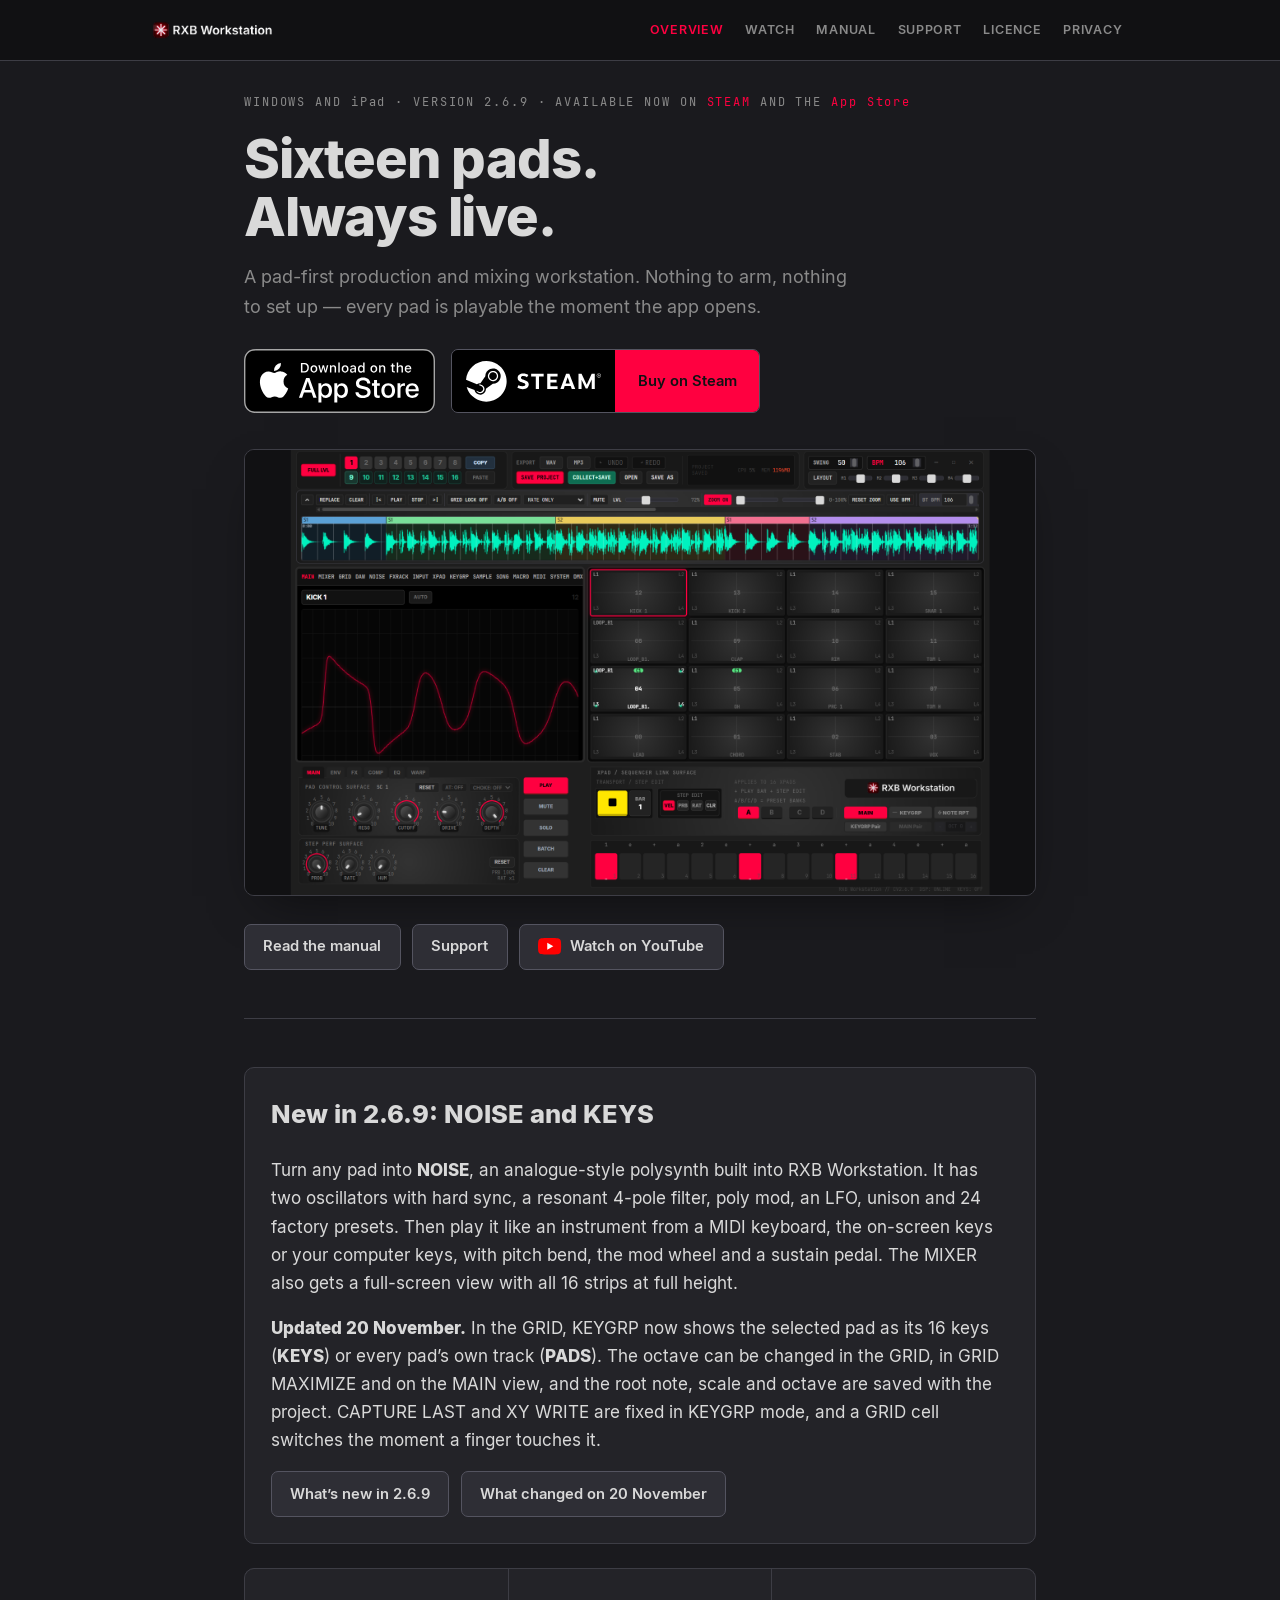
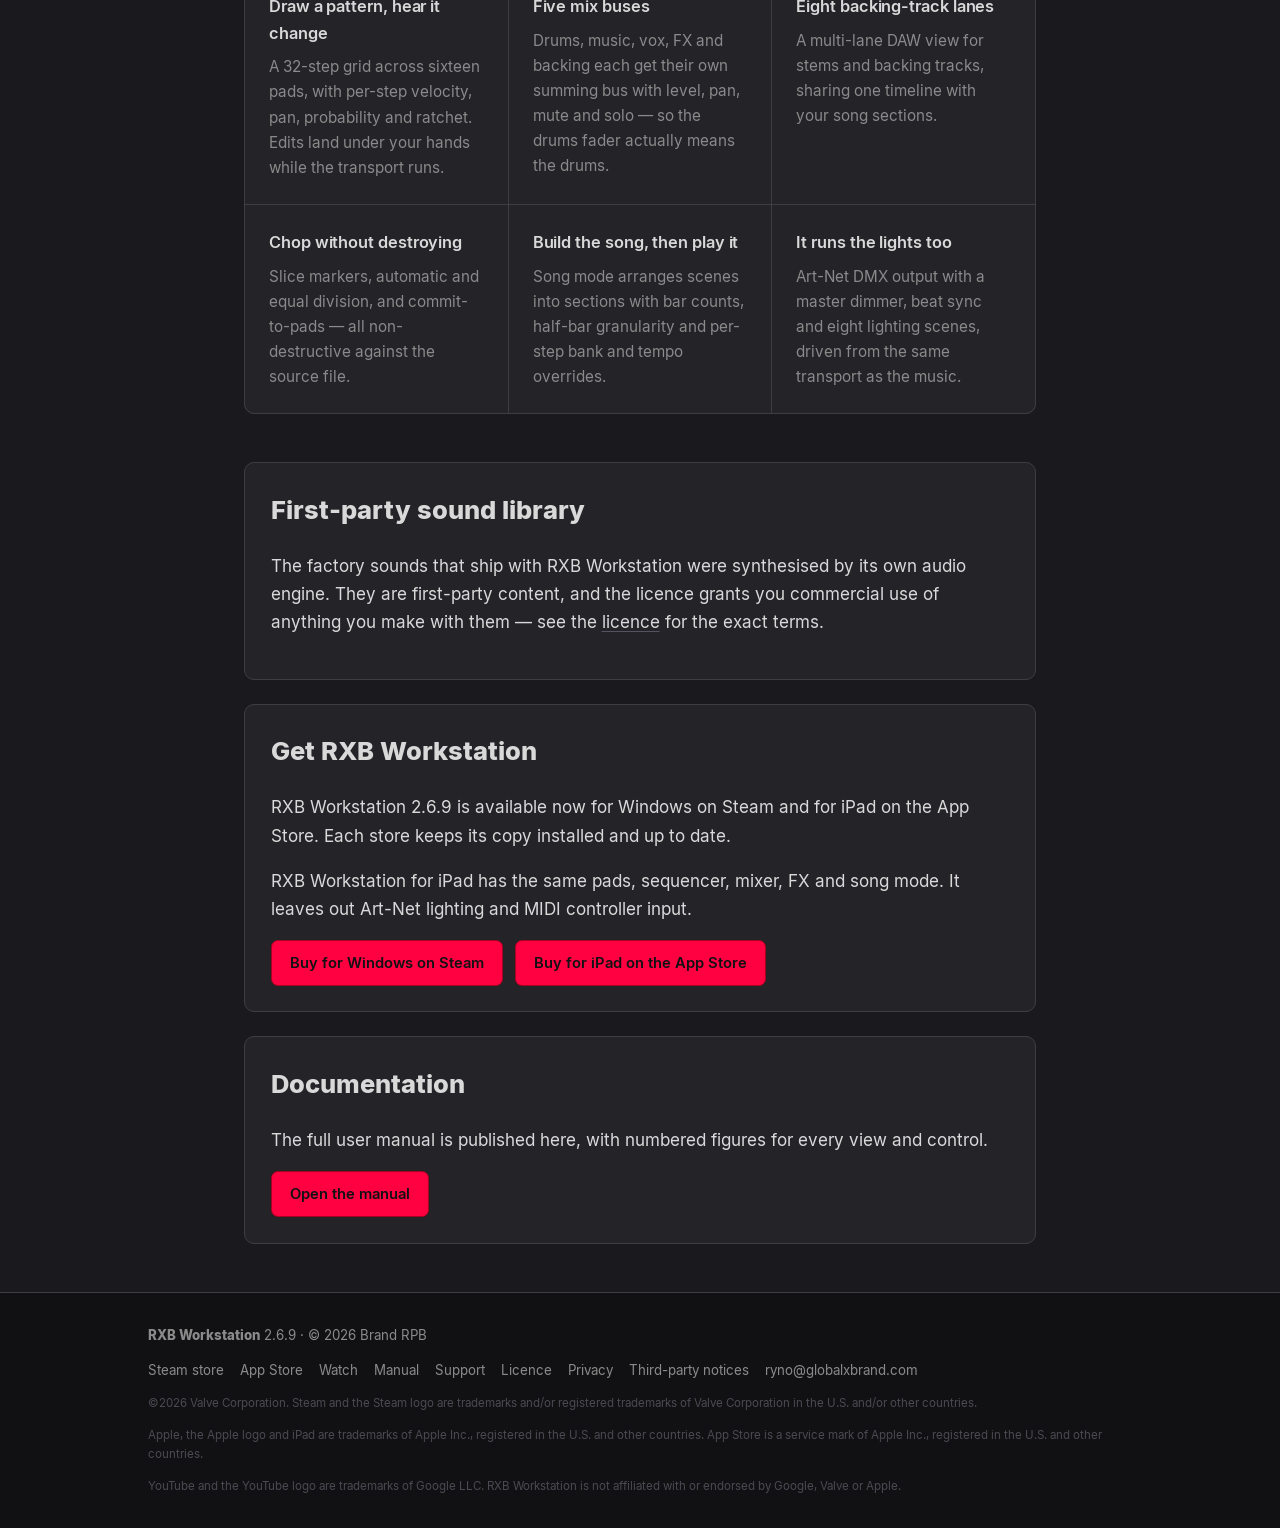
<file: index.html>
<!doctype html>
<html lang="en">
<head>
<meta charset="utf-8">
<meta name="viewport" content="width=device-width, initial-scale=1">
<title>RXB Workstation - pad-first beat production, mixing and performance</title>
<meta name="description" content="RXB Workstation is a pad-first production and mixing workstation for Windows: sixteen live pads, five mix buses, eight backing-track lanes, song mode and Art-Net lighting.">
<meta name="color-scheme" content="dark">
<meta property="og:title" content="RXB Workstation - pad-first beat production, mixing and performance">
<meta property="og:description" content="RXB Workstation is a pad-first production and mixing workstation for Windows: sixteen live pads, five mix buses, eight backing-track lanes, song mode and Art-Net lighting.">
<meta property="og:type" content="website">
<link rel="icon" href="assets/img/icon.png">
<link rel="stylesheet" href="assets/css/site.css?v=8fad82623c">
</head>
<body>
<a class="skip" href="#main">Skip to content</a>
<header class="site-head">
  <div class="wrap head-inner">
    <a class="brand" href="./">
      <img src="assets/img/logo-white.png" alt="RXB Workstation" height="26">
    </a>
    <nav class="site-nav" aria-label="Main"><a href="./" class="is-active">Overview</a><a href="watch/">Watch</a><a href="manual/">Manual</a><a href="support/">Support</a><a href="eula/">Licence</a><a href="privacy/">Privacy</a></nav>
  </div>
</header>
<main id="main" class="wrap">


<section class="hero">
  <p class="kicker">Windows and <span class="tm">iPad</span> &middot; Version 2.6.9 &middot; Available now on <a href="https://store.steampowered.com/app/5157640/RXB_Workstation/">Steam</a> and the <a href="https://apps.apple.com/app/id6834072824"><span class="tm">App Store</span></a></p>
  <h1>Sixteen pads.<br>Always live.</h1>
  <p class="lede">A pad-first production and mixing workstation. Nothing to arm, nothing to set up &mdash; every pad is playable the moment the app opens.</p>
  <p class="cta-row cta-row--stores">
    <a class="appstore-badge" href="https://apps.apple.com/app/id6834072824" aria-label="Download RXB Workstation for iPad on the App Store">
      <img src="assets/img/app-store-badge-black.svg" width="191" height="64" alt="Download on the App Store">
    </a>
    <a class="steam-buy" href="https://store.steampowered.com/app/5157640/RXB_Workstation/">
      <span class="steam-buy__logo"><img src="assets/img/steam-logo-white.svg" width="134" height="41" alt=""></span>
      <span class="steam-buy__label">Buy on Steam</span>
    </a>
  </p>
  <p class="hero-shot">
    <img src="assets/img/hero.png" width="1920" height="1080" loading="eager"
      alt="The full RXB Workstation workspace with a project loaded and the transport running: a backing-track waveform with coloured song-section bands, the 4x4 pad grid, the pad control surface, and the 16-step sequencer strip.">
  </p>
  <p class="cta-row">
    <a class="btn" href="manual/">Read the manual</a>
    <a class="btn" href="support/">Support</a>
    <a class="btn btn--yt" href="https://youtu.be/3pBZtnB1dpY"><svg class="yt-icon" viewBox="0 0 28 20" width="28" height="20" aria-hidden="true" focusable="false"><path fill="#FF0000" d="M27.4 3.1A3.5 3.5 0 0 0 24.9.6C22.7 0 14 0 14 0S5.3 0 3.1.6A3.5 3.5 0 0 0 .6 3.1C0 5.3 0 10 0 10s0 4.7.6 6.9a3.5 3.5 0 0 0 2.5 2.5C5.3 20 14 20 14 20s8.7 0 10.9-.6a3.5 3.5 0 0 0 2.5-2.5C28 14.7 28 10 28 10s0-4.7-.6-6.9z"/><path fill="#fff" d="M11.2 14.3 18.5 10l-7.3-4.3z"/></svg>Watch on YouTube</a>
  </p>
</section>

<section class="panel">
  <h2>New in 2.6.9: NOISE and KEYS</h2>
  <p>Turn any pad into <strong>NOISE</strong>, an analogue-style polysynth built into RXB Workstation. It has two oscillators with hard sync, a resonant 4-pole filter, poly mod, an LFO, unison and 24 factory presets. Then play it like an instrument from a MIDI keyboard, the on-screen keys or your computer keys, with pitch bend, the mod wheel and a sustain pedal. The MIXER also gets a full-screen view with all 16 strips at full height.</p>
  <p><strong>Updated 20 November.</strong> In the GRID, KEYGRP now shows the selected pad as its 16 keys (<strong>KEYS</strong>) or every pad&rsquo;s own track (<strong>PADS</strong>). The octave can be changed in the GRID, in GRID MAXIMIZE and on the MAIN view, and the root note, scale and octave are saved with the project. CAPTURE LAST and XY WRITE are fixed in KEYGRP mode, and a GRID cell switches the moment a finger touches it.</p>
  <p class="cta-row">
    <a class="btn" href="manual/#addendum-november-12-2026-cv2-6-9">What&rsquo;s new in 2.6.9</a>
    <a class="btn" href="manual/#addendum-november-20-2026-cv2-6-9-update">What changed on 20 November</a>
  </p>
</section>

<section class="grid-3">
  <article>
    <h2>Draw a pattern, hear it change</h2>
    <p>A 32-step grid across sixteen pads, with per-step velocity, pan, probability and ratchet. Edits land under your hands while the transport runs.</p>
  </article>
  <article>
    <h2>Five mix buses</h2>
    <p>Drums, music, vox, FX and backing each get their own summing bus with level, pan, mute and solo &mdash; so the drums fader actually means the drums.</p>
  </article>
  <article>
    <h2>Eight backing-track lanes</h2>
    <p>A multi-lane DAW view for stems and backing tracks, sharing one timeline with your song sections.</p>
  </article>
  <article>
    <h2>Chop without destroying</h2>
    <p>Slice markers, automatic and equal division, and commit-to-pads &mdash; all non-destructive against the source file.</p>
  </article>
  <article>
    <h2>Build the song, then play it</h2>
    <p>Song mode arranges scenes into sections with bar counts, half-bar granularity and per-step bank and tempo overrides.</p>
  </article>
  <article>
    <h2>It runs the lights too</h2>
    <p>Art-Net DMX output with a master dimmer, beat sync and eight lighting scenes, driven from the same transport as the music.</p>
  </article>
</section>

<section class="panel">
  <h2>First-party sound library</h2>
  <p>The factory sounds that ship with RXB Workstation were synthesised by its own audio engine. They are first-party content, and the licence grants you commercial use of anything you make with them &mdash; see the <a href="eula/">licence</a> for the exact terms.</p>
</section>

<section class="panel panel--buy">
  <h2>Get RXB Workstation</h2>
  <p>RXB Workstation 2.6.9 is available now for Windows on Steam and for iPad on the App Store. Each store keeps its copy installed and up to date.</p>
  <p>RXB Workstation for iPad has the same pads, sequencer, mixer, FX and song mode. It leaves out Art-Net lighting and MIDI controller input.</p>
  <p class="cta-row">
    <a class="btn btn--primary" href="https://store.steampowered.com/app/5157640/RXB_Workstation/">Buy for Windows on Steam</a>
    <a class="btn btn--primary" href="https://apps.apple.com/app/id6834072824">Buy for iPad on the App Store</a>
  </p>
</section>

<section class="panel">
  <h2>Documentation</h2>
  <p>The full user manual is published here, with numbered figures for every view and control.</p>
  <p class="cta-row"><a class="btn btn--primary" href="manual/">Open the manual</a></p>
</section>

</main>
<footer class="site-foot">
  <div class="wrap foot-inner">
    <p><strong>RXB Workstation</strong> 2.6.9 &middot; &copy; 2026 Brand RPB</p>
    <nav aria-label="Footer">
      <a href="https://store.steampowered.com/app/5157640/RXB_Workstation/">Steam store</a>
      <a href="https://apps.apple.com/app/id6834072824">App Store</a>
      <a href="watch/">Watch</a>
      <a href="manual/">Manual</a>
      <a href="support/">Support</a>
      <a href="eula/">Licence</a>
      <a href="privacy/">Privacy</a>
      <a href="licenses/">Third-party notices</a>
      <a href="mailto:ryno@globalxbrand.com">ryno@globalxbrand.com</a>
    </nav>
    <p class="foot-legal">&copy;2026 Valve Corporation. Steam and the Steam logo are trademarks and/or registered trademarks of Valve Corporation in the U.S. and/or other countries.</p>
    <p class="foot-legal">Apple, the Apple logo and iPad are trademarks of Apple Inc., registered in the U.S. and other countries. App Store is a service mark of Apple Inc., registered in the U.S. and other countries.</p>
    <p class="foot-legal">YouTube and the YouTube logo are trademarks of Google LLC. RXB Workstation is not affiliated with or endorsed by Google, Valve or Apple.</p>
  </div>
</footer>
</body>
</html>
</file>
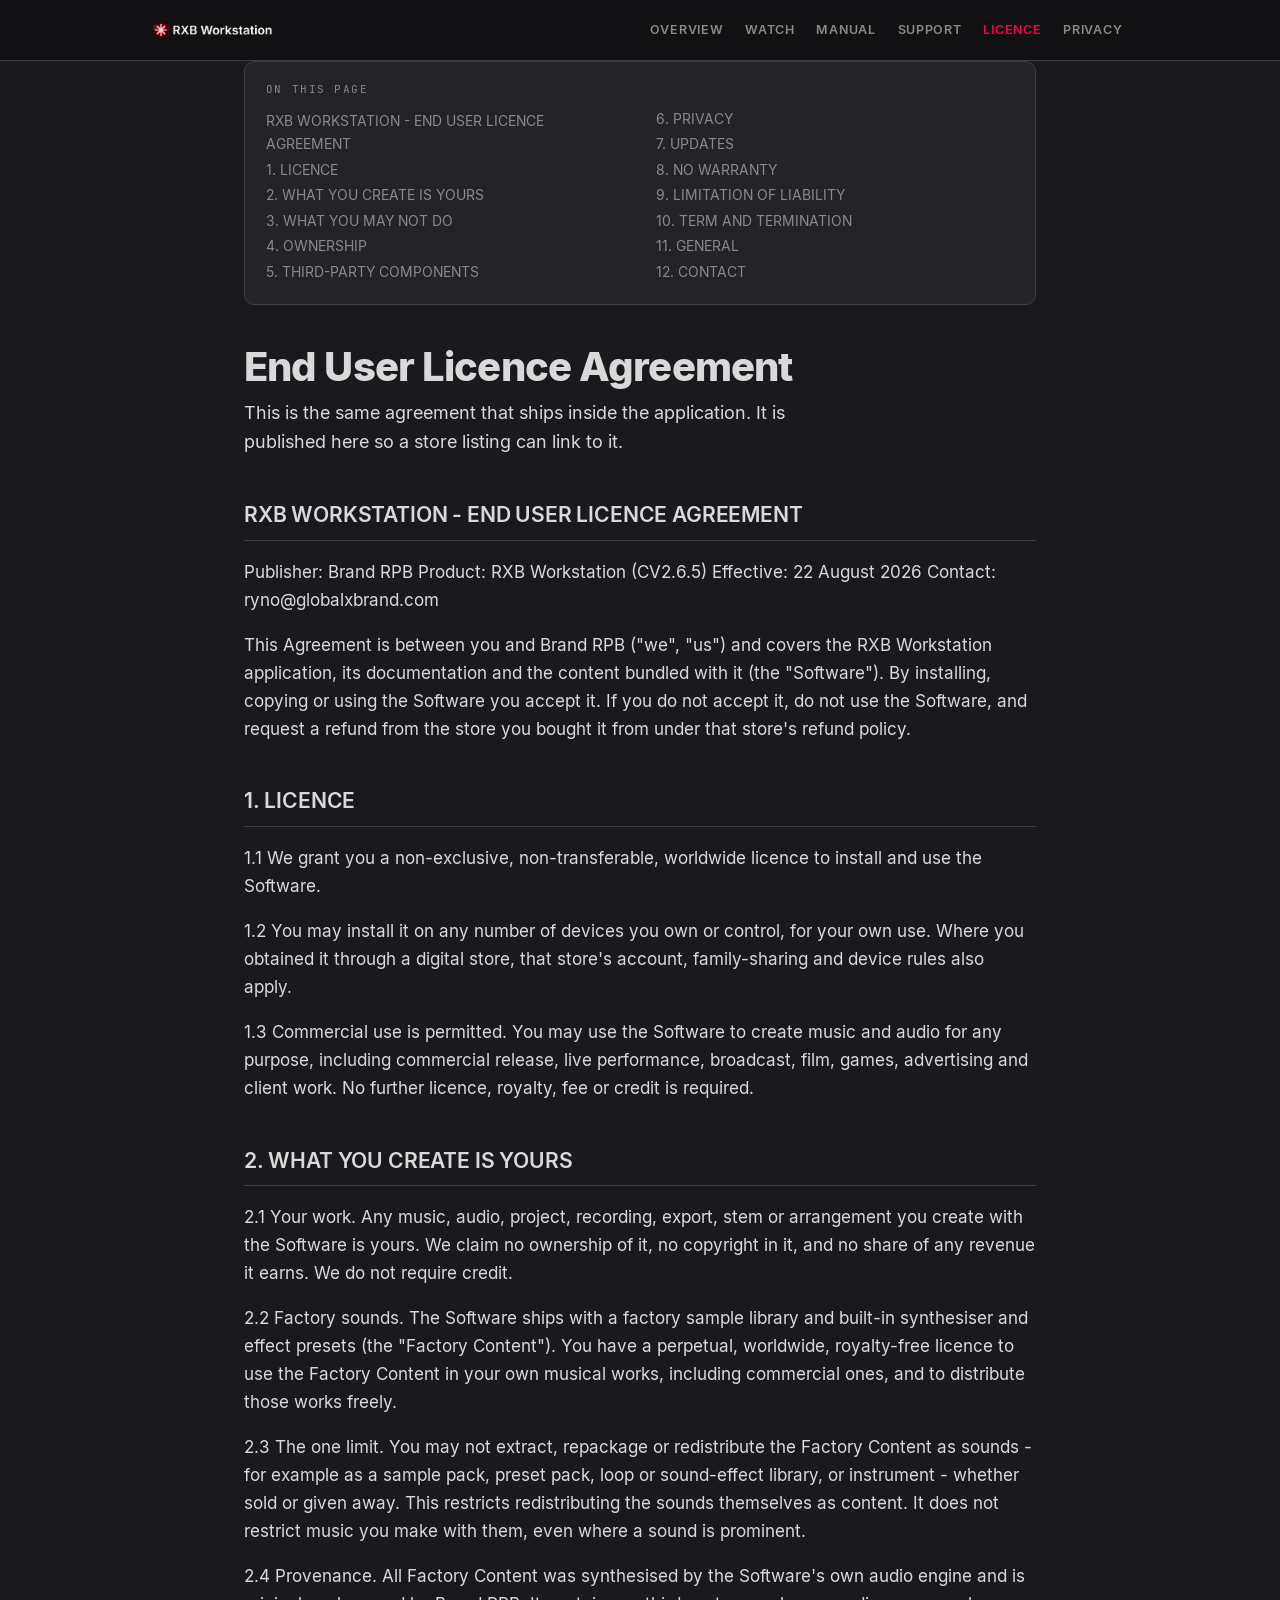
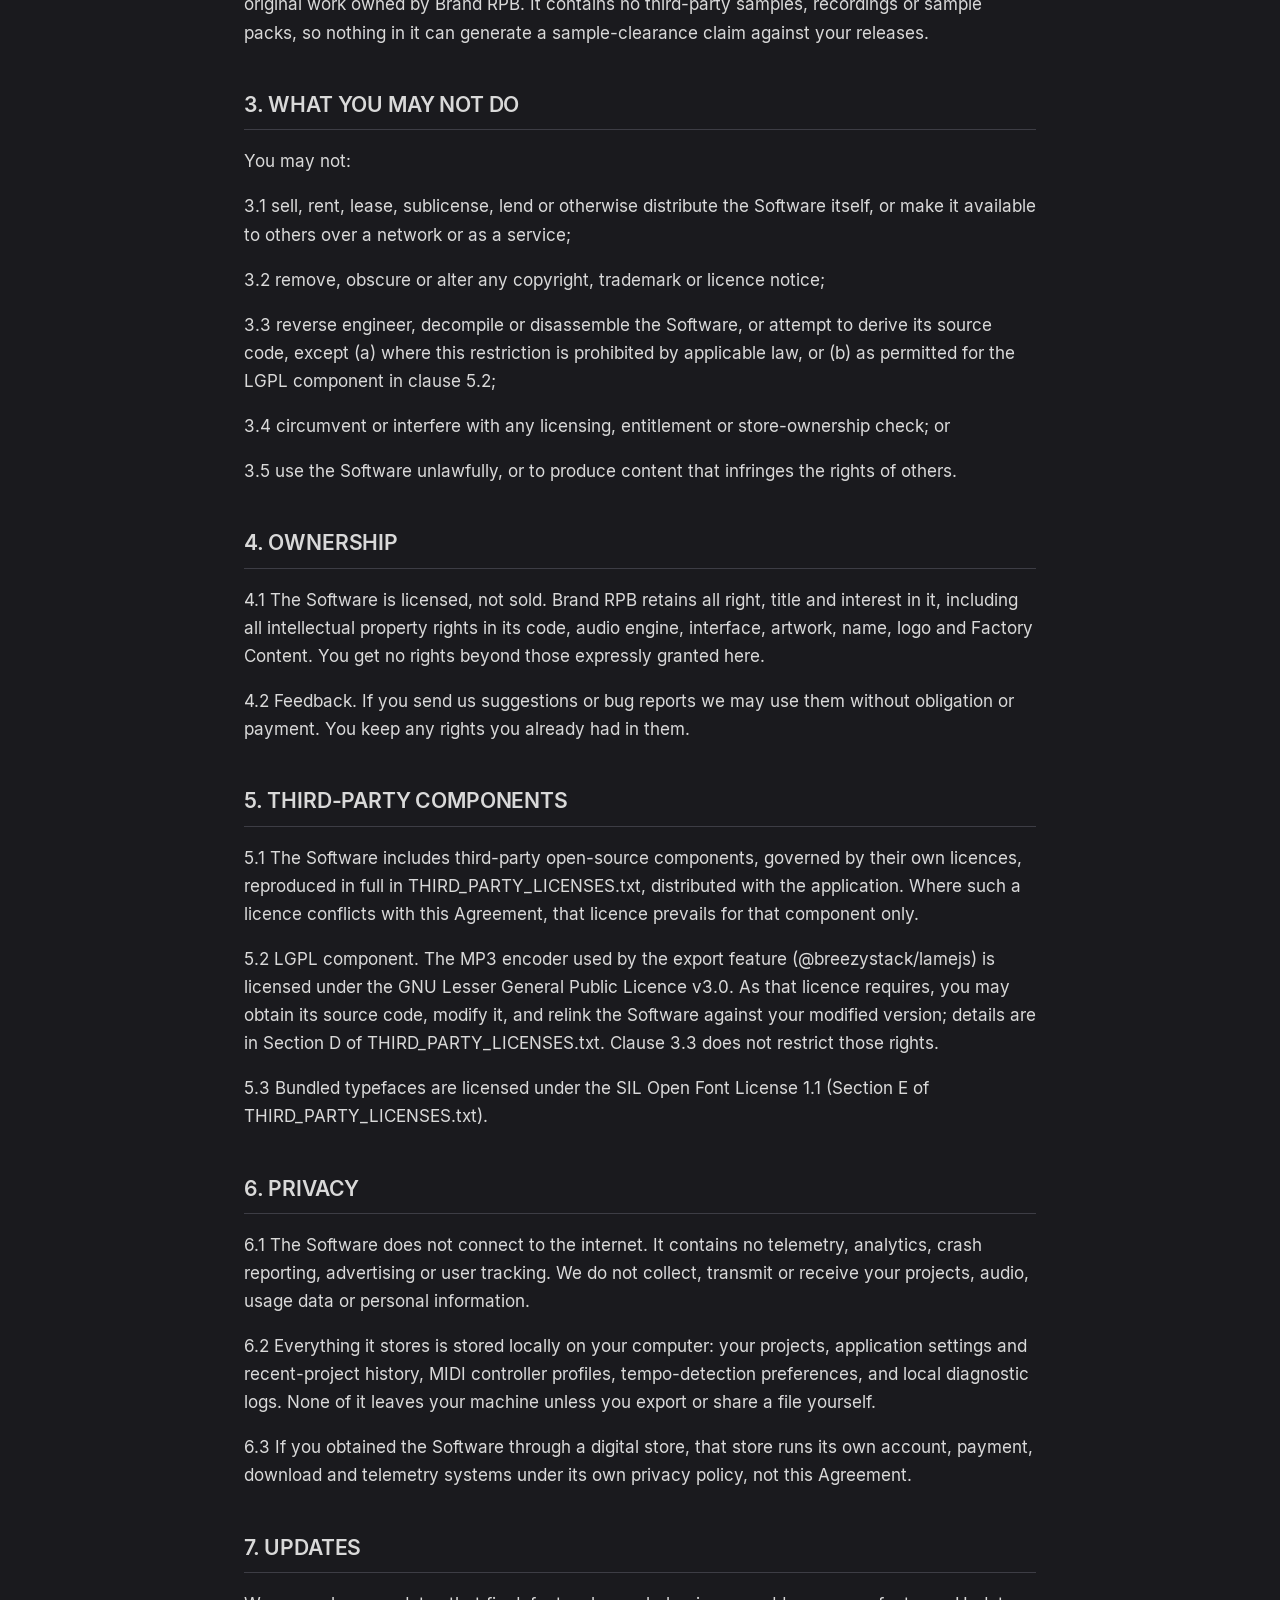
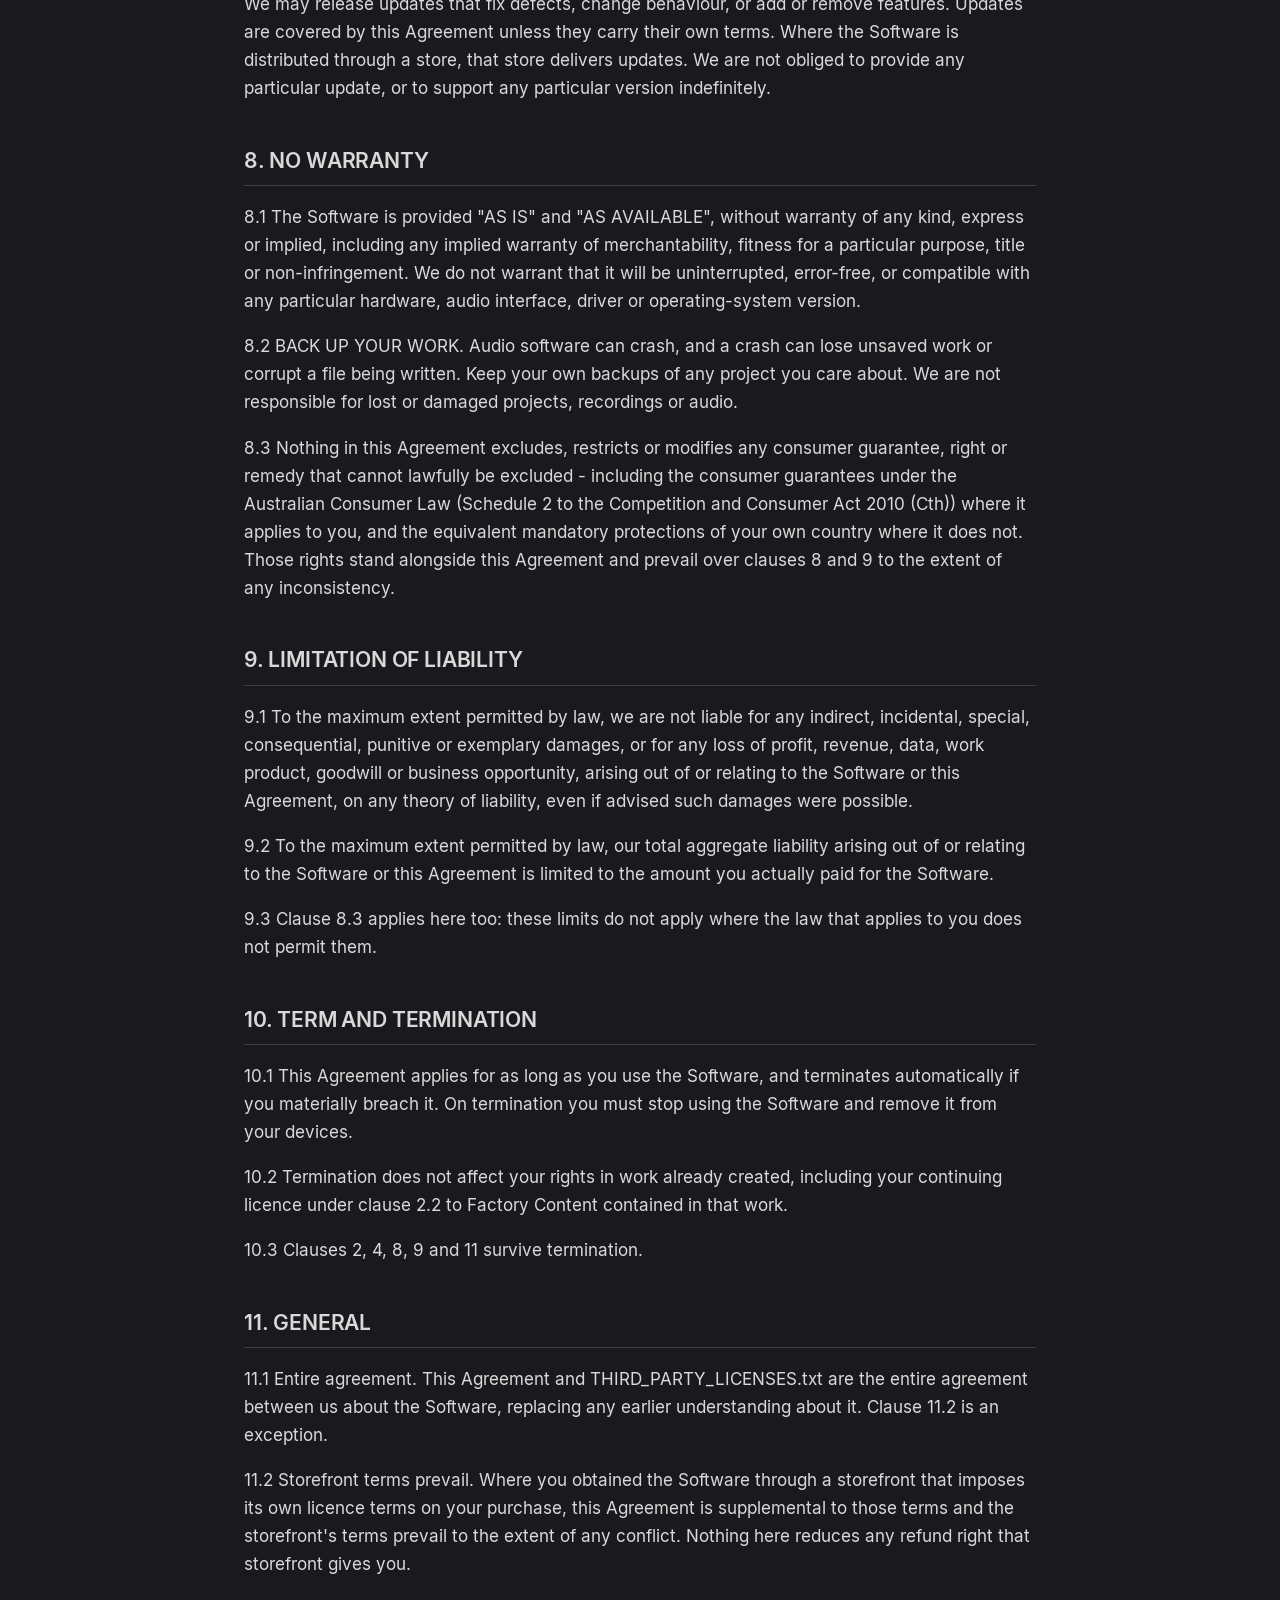
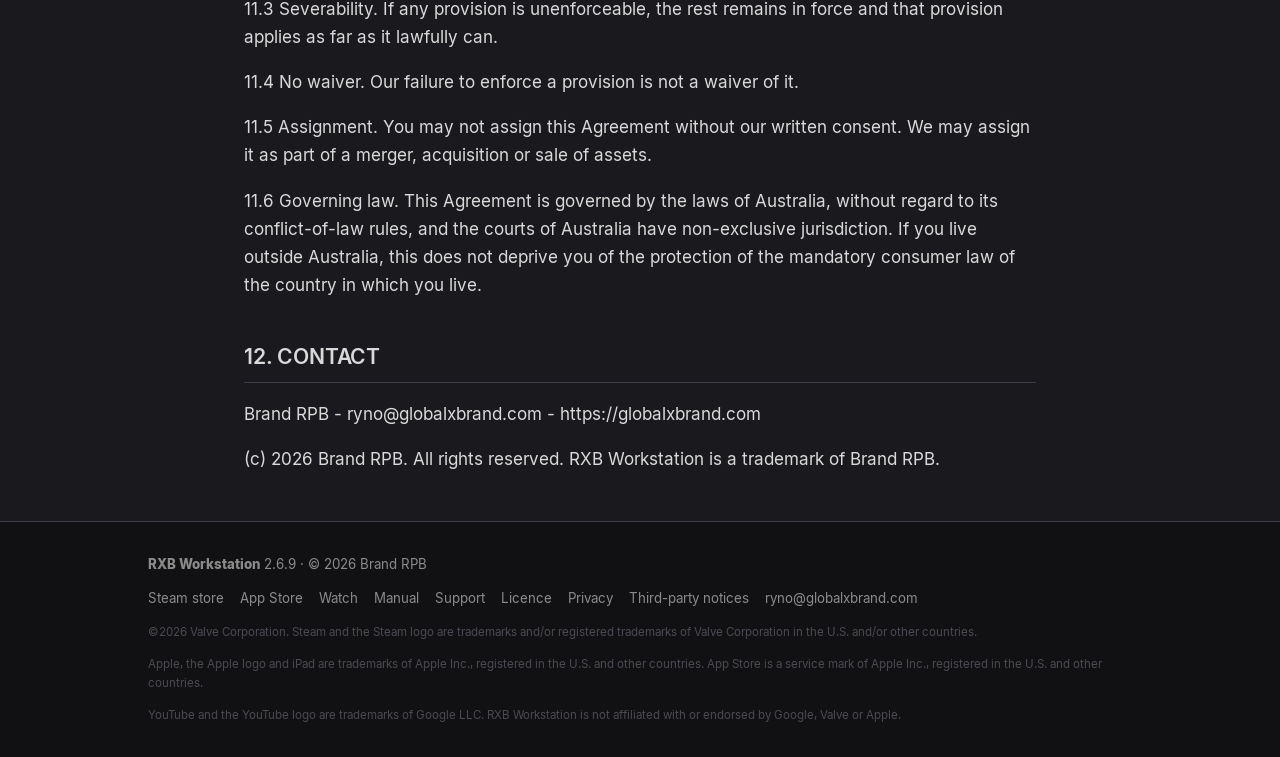
<file: eula/index.html>
<!doctype html>
<html lang="en">
<head>
<meta charset="utf-8">
<meta name="viewport" content="width=device-width, initial-scale=1">
<title>RXB Workstation End User Licence Agreement</title>
<meta name="description" content="The end user licence agreement for RXB Workstation, published by Brand RPB.">
<meta name="color-scheme" content="dark">
<meta property="og:title" content="RXB Workstation End User Licence Agreement">
<meta property="og:description" content="The end user licence agreement for RXB Workstation, published by Brand RPB.">
<meta property="og:type" content="website">
<link rel="icon" href="../assets/img/icon.png">
<link rel="stylesheet" href="../assets/css/site.css?v=8fad82623c">
</head>
<body>
<a class="skip" href="#main">Skip to content</a>
<header class="site-head">
  <div class="wrap head-inner">
    <a class="brand" href="../">
      <img src="../assets/img/logo-white.png" alt="RXB Workstation" height="26">
    </a>
    <nav class="site-nav" aria-label="Main"><a href="../">Overview</a><a href="../watch/">Watch</a><a href="../manual/">Manual</a><a href="../support/">Support</a><a href="../eula/" class="is-active">Licence</a><a href="../privacy/">Privacy</a></nav>
  </div>
</header>
<main id="main" class="wrap">
<nav class="toc" aria-label="On this page"><p class="toc__title">On this page</p><ol><li><a href="#rxb-workstation-end-user-licence-agreement">RXB WORKSTATION - END USER LICENCE AGREEMENT</a></li><li><a href="#1-licence">1. LICENCE</a></li><li><a href="#2-what-you-create-is-yours">2. WHAT YOU CREATE IS YOURS</a></li><li><a href="#3-what-you-may-not-do">3. WHAT YOU MAY NOT DO</a></li><li><a href="#4-ownership">4. OWNERSHIP</a></li><li><a href="#5-third-party-components">5. THIRD-PARTY COMPONENTS</a></li><li><a href="#6-privacy">6. PRIVACY</a></li><li><a href="#7-updates">7. UPDATES</a></li><li><a href="#8-no-warranty">8. NO WARRANTY</a></li><li><a href="#9-limitation-of-liability">9. LIMITATION OF LIABILITY</a></li><li><a href="#10-term-and-termination">10. TERM AND TERMINATION</a></li><li><a href="#11-general">11. GENERAL</a></li><li><a href="#12-contact">12. CONTACT</a></li></ol></nav>
<div class="doc"><h1>End User Licence Agreement</h1>
<p class="lede">This is the same agreement that ships inside the application. It is published here so a store listing can link to it.</p>
<h2 id="rxb-workstation-end-user-licence-agreement">RXB WORKSTATION - END USER LICENCE AGREEMENT<a class="anchor" href="#rxb-workstation-end-user-licence-agreement" aria-label="Link to this section">#</a></h2>
<p>Publisher: Brand RPB Product: RXB Workstation (CV2.6.5) Effective: 22 August 2026 Contact: ryno@globalxbrand.com</p>
<p>This Agreement is between you and Brand RPB (&quot;we&quot;, &quot;us&quot;) and covers the RXB Workstation application, its documentation and the content bundled with it (the &quot;Software&quot;). By installing, copying or using the Software you accept it. If you do not accept it, do not use the Software, and request a refund from the store you bought it from under that store's refund policy.</p>
<h2 id="1-licence">1. LICENCE<a class="anchor" href="#1-licence" aria-label="Link to this section">#</a></h2>
<p>1.1 We grant you a non-exclusive, non-transferable, worldwide licence to install and use the Software.</p>
<p>1.2 You may install it on any number of devices you own or control, for your own use. Where you obtained it through a digital store, that store's account, family-sharing and device rules also apply.</p>
<p>1.3 Commercial use is permitted. You may use the Software to create music and audio for any purpose, including commercial release, live performance, broadcast, film, games, advertising and client work. No further licence, royalty, fee or credit is required.</p>
<h2 id="2-what-you-create-is-yours">2. WHAT YOU CREATE IS YOURS<a class="anchor" href="#2-what-you-create-is-yours" aria-label="Link to this section">#</a></h2>
<p>2.1 Your work. Any music, audio, project, recording, export, stem or arrangement you create with the Software is yours. We claim no ownership of it, no copyright in it, and no share of any revenue it earns. We do not require credit.</p>
<p>2.2 Factory sounds. The Software ships with a factory sample library and built-in synthesiser and effect presets (the &quot;Factory Content&quot;). You have a perpetual, worldwide, royalty-free licence to use the Factory Content in your own musical works, including commercial ones, and to distribute those works freely.</p>
<p>2.3 The one limit. You may not extract, repackage or redistribute the Factory Content as sounds - for example as a sample pack, preset pack, loop or sound-effect library, or instrument - whether sold or given away. This restricts redistributing the sounds themselves as content. It does not restrict music you make with them, even where a sound is prominent.</p>
<p>2.4 Provenance. All Factory Content was synthesised by the Software's own audio engine and is original work owned by Brand RPB. It contains no third-party samples, recordings or sample packs, so nothing in it can generate a sample-clearance claim against your releases.</p>
<h2 id="3-what-you-may-not-do">3. WHAT YOU MAY NOT DO<a class="anchor" href="#3-what-you-may-not-do" aria-label="Link to this section">#</a></h2>
<p>You may not:</p>
<p>3.1 sell, rent, lease, sublicense, lend or otherwise distribute the Software itself, or make it available to others over a network or as a service;</p>
<p>3.2 remove, obscure or alter any copyright, trademark or licence notice;</p>
<p>3.3 reverse engineer, decompile or disassemble the Software, or attempt to derive its source code, except (a) where this restriction is prohibited by applicable law, or (b) as permitted for the LGPL component in clause 5.2;</p>
<p>3.4 circumvent or interfere with any licensing, entitlement or store-ownership check; or</p>
<p>3.5 use the Software unlawfully, or to produce content that infringes the rights of others.</p>
<h2 id="4-ownership">4. OWNERSHIP<a class="anchor" href="#4-ownership" aria-label="Link to this section">#</a></h2>
<p>4.1 The Software is licensed, not sold. Brand RPB retains all right, title and interest in it, including all intellectual property rights in its code, audio engine, interface, artwork, name, logo and Factory Content. You get no rights beyond those expressly granted here.</p>
<p>4.2 Feedback. If you send us suggestions or bug reports we may use them without obligation or payment. You keep any rights you already had in them.</p>
<h2 id="5-third-party-components">5. THIRD-PARTY COMPONENTS<a class="anchor" href="#5-third-party-components" aria-label="Link to this section">#</a></h2>
<p>5.1 The Software includes third-party open-source components, governed by their own licences, reproduced in full in THIRD_PARTY_LICENSES.txt, distributed with the application. Where such a licence conflicts with this Agreement, that licence prevails for that component only.</p>
<p>5.2 LGPL component. The MP3 encoder used by the export feature (@breezystack/lamejs) is licensed under the GNU Lesser General Public Licence v3.0. As that licence requires, you may obtain its source code, modify it, and relink the Software against your modified version; details are in Section D of THIRD_PARTY_LICENSES.txt. Clause 3.3 does not restrict those rights.</p>
<p>5.3 Bundled typefaces are licensed under the SIL Open Font License 1.1 (Section E of THIRD_PARTY_LICENSES.txt).</p>
<h2 id="6-privacy">6. PRIVACY<a class="anchor" href="#6-privacy" aria-label="Link to this section">#</a></h2>
<p>6.1 The Software does not connect to the internet. It contains no telemetry, analytics, crash reporting, advertising or user tracking. We do not collect, transmit or receive your projects, audio, usage data or personal information.</p>
<p>6.2 Everything it stores is stored locally on your computer: your projects, application settings and recent-project history, MIDI controller profiles, tempo-detection preferences, and local diagnostic logs. None of it leaves your machine unless you export or share a file yourself.</p>
<p>6.3 If you obtained the Software through a digital store, that store runs its own account, payment, download and telemetry systems under its own privacy policy, not this Agreement.</p>
<h2 id="7-updates">7. UPDATES<a class="anchor" href="#7-updates" aria-label="Link to this section">#</a></h2>
<p>We may release updates that fix defects, change behaviour, or add or remove features. Updates are covered by this Agreement unless they carry their own terms. Where the Software is distributed through a store, that store delivers updates. We are not obliged to provide any particular update, or to support any particular version indefinitely.</p>
<h2 id="8-no-warranty">8. NO WARRANTY<a class="anchor" href="#8-no-warranty" aria-label="Link to this section">#</a></h2>
<p>8.1 The Software is provided &quot;AS IS&quot; and &quot;AS AVAILABLE&quot;, without warranty of any kind, express or implied, including any implied warranty of merchantability, fitness for a particular purpose, title or non-infringement. We do not warrant that it will be uninterrupted, error-free, or compatible with any particular hardware, audio interface, driver or operating-system version.</p>
<p>8.2 BACK UP YOUR WORK. Audio software can crash, and a crash can lose unsaved work or corrupt a file being written. Keep your own backups of any project you care about. We are not responsible for lost or damaged projects, recordings or audio.</p>
<p>8.3 Nothing in this Agreement excludes, restricts or modifies any consumer guarantee, right or remedy that cannot lawfully be excluded - including the consumer guarantees under the Australian Consumer Law (Schedule 2 to the Competition and Consumer Act 2010 (Cth)) where it applies to you, and the equivalent mandatory protections of your own country where it does not. Those rights stand alongside this Agreement and prevail over clauses 8 and 9 to the extent of any inconsistency.</p>
<h2 id="9-limitation-of-liability">9. LIMITATION OF LIABILITY<a class="anchor" href="#9-limitation-of-liability" aria-label="Link to this section">#</a></h2>
<p>9.1 To the maximum extent permitted by law, we are not liable for any indirect, incidental, special, consequential, punitive or exemplary damages, or for any loss of profit, revenue, data, work product, goodwill or business opportunity, arising out of or relating to the Software or this Agreement, on any theory of liability, even if advised such damages were possible.</p>
<p>9.2 To the maximum extent permitted by law, our total aggregate liability arising out of or relating to the Software or this Agreement is limited to the amount you actually paid for the Software.</p>
<p>9.3 Clause 8.3 applies here too: these limits do not apply where the law that applies to you does not permit them.</p>
<h2 id="10-term-and-termination">10. TERM AND TERMINATION<a class="anchor" href="#10-term-and-termination" aria-label="Link to this section">#</a></h2>
<p>10.1 This Agreement applies for as long as you use the Software, and terminates automatically if you materially breach it. On termination you must stop using the Software and remove it from your devices.</p>
<p>10.2 Termination does not affect your rights in work already created, including your continuing licence under clause 2.2 to Factory Content contained in that work.</p>
<p>10.3 Clauses 2, 4, 8, 9 and 11 survive termination.</p>
<h2 id="11-general">11. GENERAL<a class="anchor" href="#11-general" aria-label="Link to this section">#</a></h2>
<p>11.1 Entire agreement. This Agreement and THIRD_PARTY_LICENSES.txt are the entire agreement between us about the Software, replacing any earlier understanding about it. Clause 11.2 is an exception.</p>
<p>11.2 Storefront terms prevail. Where you obtained the Software through a storefront that imposes its own licence terms on your purchase, this Agreement is supplemental to those terms and the storefront's terms prevail to the extent of any conflict. Nothing here reduces any refund right that storefront gives you.</p>
<p>11.3 Severability. If any provision is unenforceable, the rest remains in force and that provision applies as far as it lawfully can.</p>
<p>11.4 No waiver. Our failure to enforce a provision is not a waiver of it.</p>
<p>11.5 Assignment. You may not assign this Agreement without our written consent. We may assign it as part of a merger, acquisition or sale of assets.</p>
<p>11.6 Governing law. This Agreement is governed by the laws of Australia, without regard to its conflict-of-law rules, and the courts of Australia have non-exclusive jurisdiction. If you live outside Australia, this does not deprive you of the protection of the mandatory consumer law of the country in which you live.</p>
<h2 id="12-contact">12. CONTACT<a class="anchor" href="#12-contact" aria-label="Link to this section">#</a></h2>
<p>Brand RPB - ryno@globalxbrand.com - https://globalxbrand.com</p>
<p>(c) 2026 Brand RPB. All rights reserved. RXB Workstation is a trademark of Brand RPB.</p></div>
</main>
<footer class="site-foot">
  <div class="wrap foot-inner">
    <p><strong>RXB Workstation</strong> 2.6.9 &middot; &copy; 2026 Brand RPB</p>
    <nav aria-label="Footer">
      <a href="https://store.steampowered.com/app/5157640/RXB_Workstation/">Steam store</a>
      <a href="https://apps.apple.com/app/id6834072824">App Store</a>
      <a href="../watch/">Watch</a>
      <a href="../manual/">Manual</a>
      <a href="../support/">Support</a>
      <a href="../eula/">Licence</a>
      <a href="../privacy/">Privacy</a>
      <a href="../licenses/">Third-party notices</a>
      <a href="mailto:ryno@globalxbrand.com">ryno@globalxbrand.com</a>
    </nav>
    <p class="foot-legal">&copy;2026 Valve Corporation. Steam and the Steam logo are trademarks and/or registered trademarks of Valve Corporation in the U.S. and/or other countries.</p>
    <p class="foot-legal">Apple, the Apple logo and iPad are trademarks of Apple Inc., registered in the U.S. and other countries. App Store is a service mark of Apple Inc., registered in the U.S. and other countries.</p>
    <p class="foot-legal">YouTube and the YouTube logo are trademarks of Google LLC. RXB Workstation is not affiliated with or endorsed by Google, Valve or Apple.</p>
  </div>
</footer>
</body>
</html>
</file>
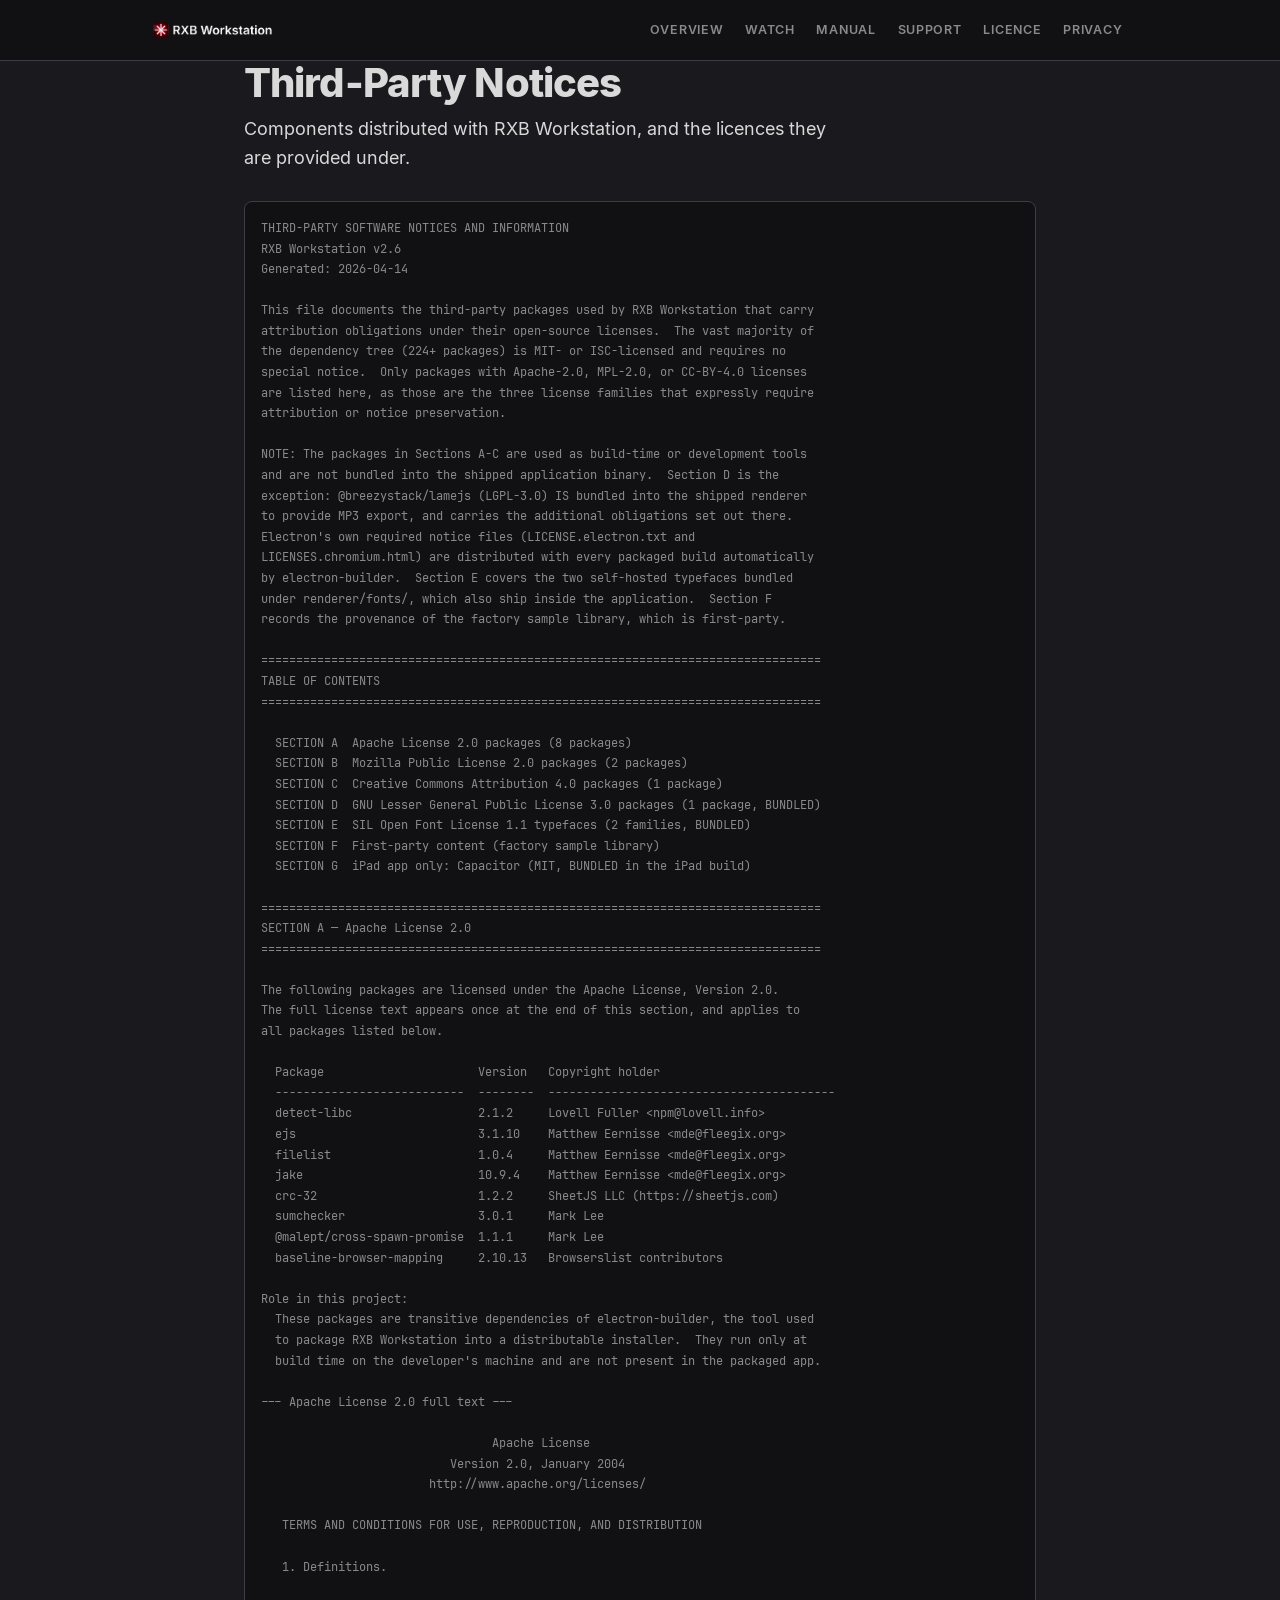
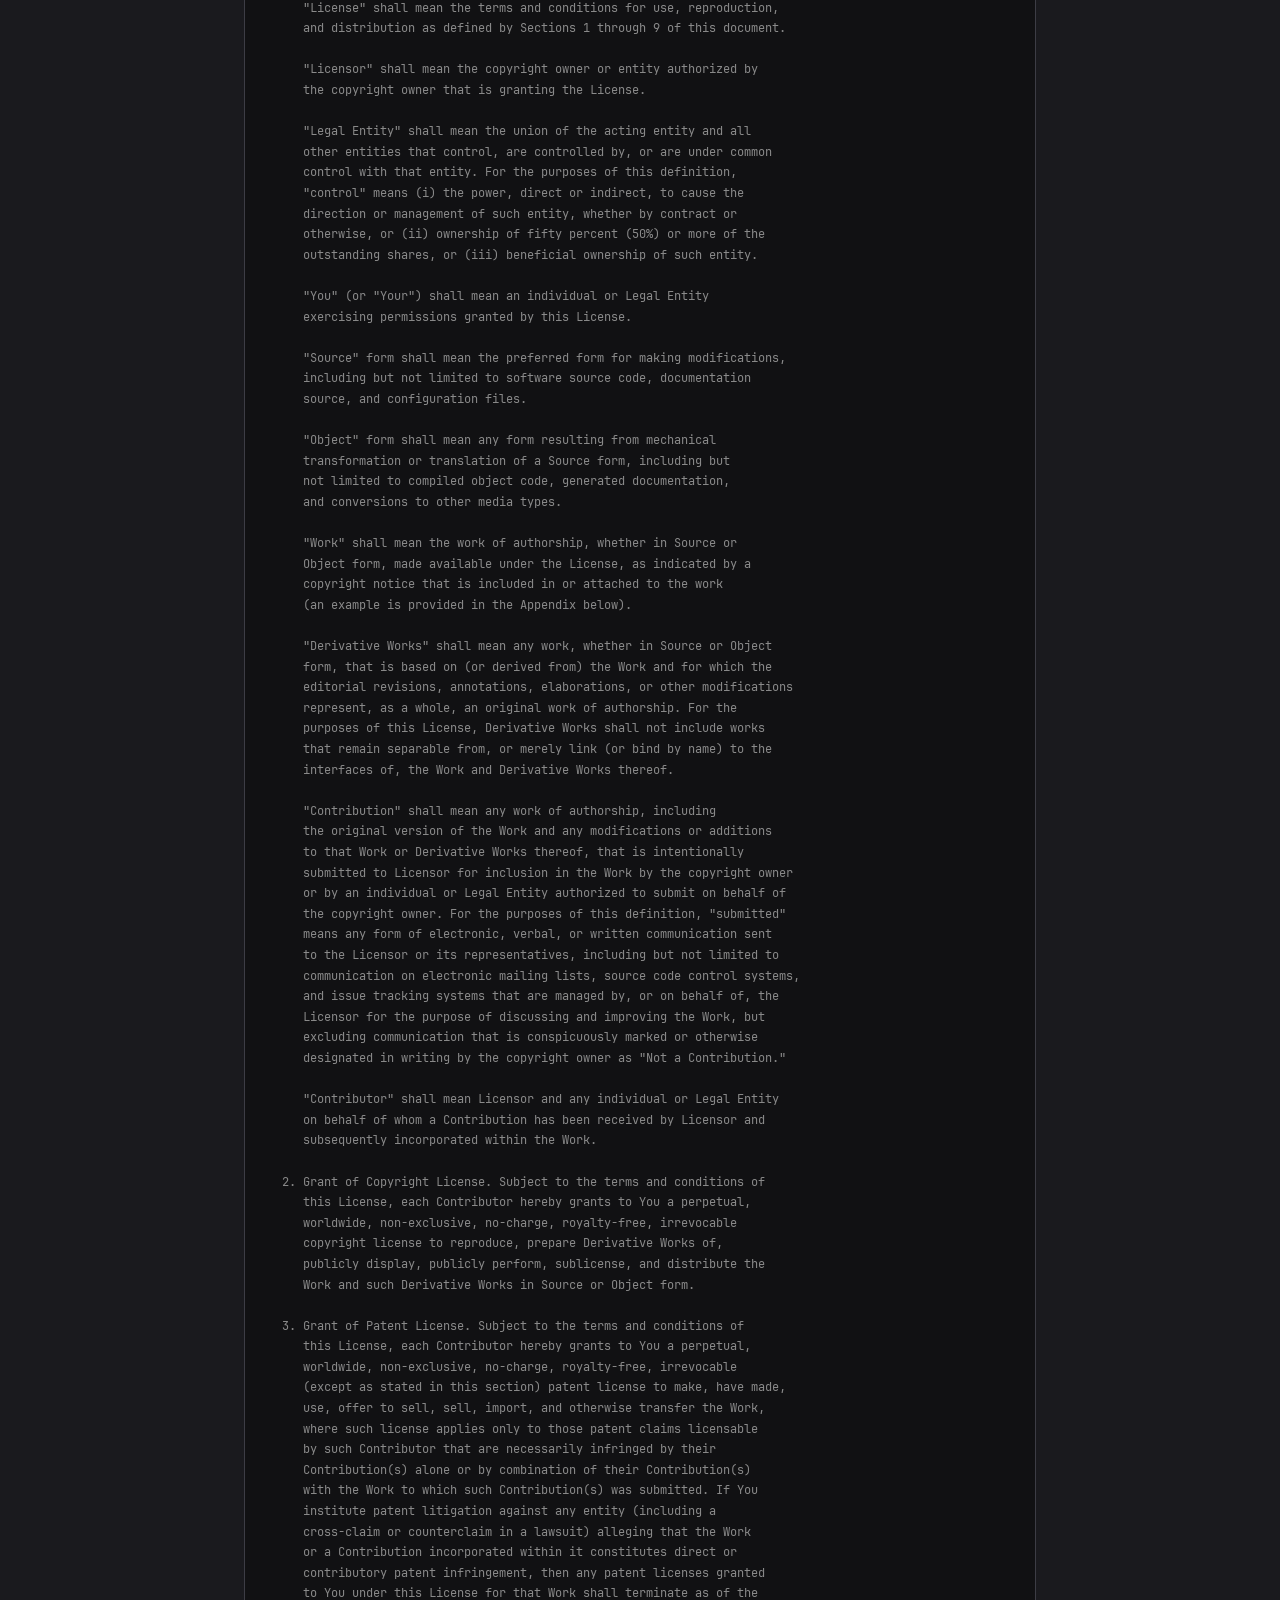
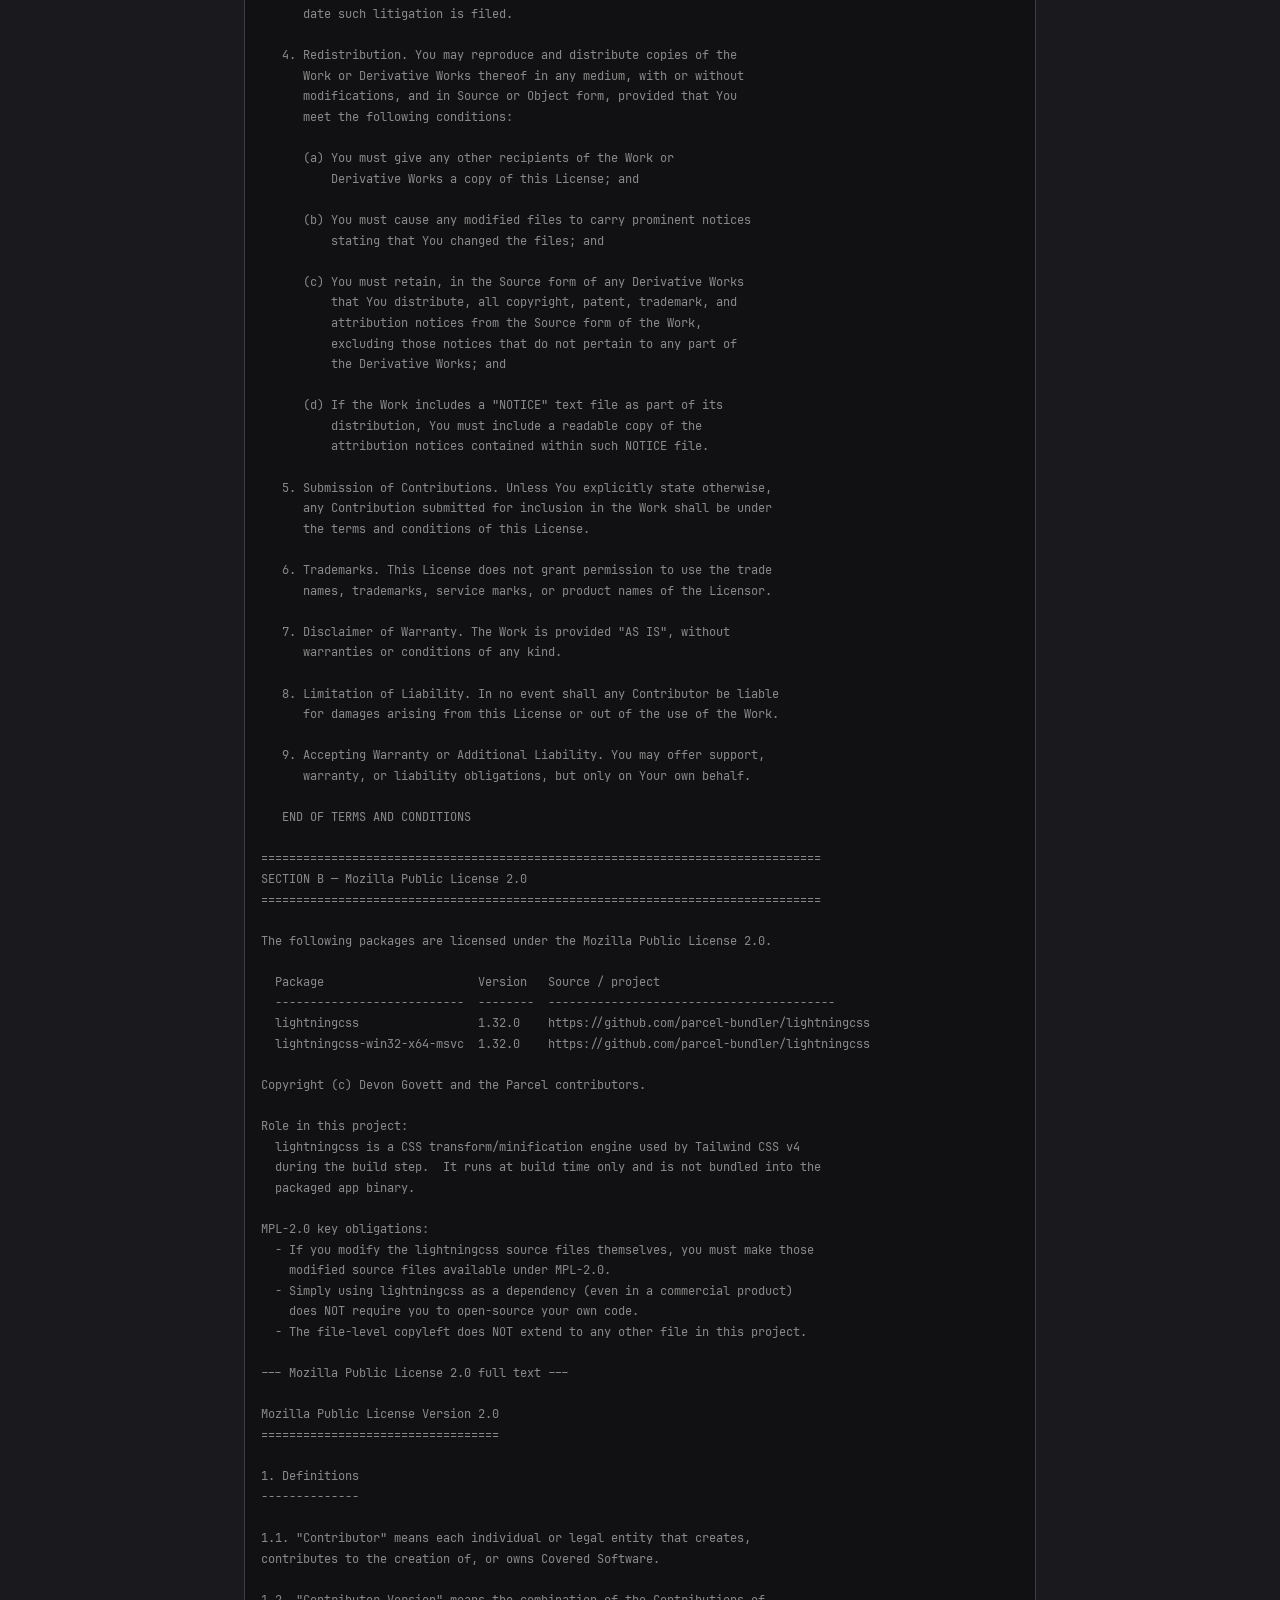
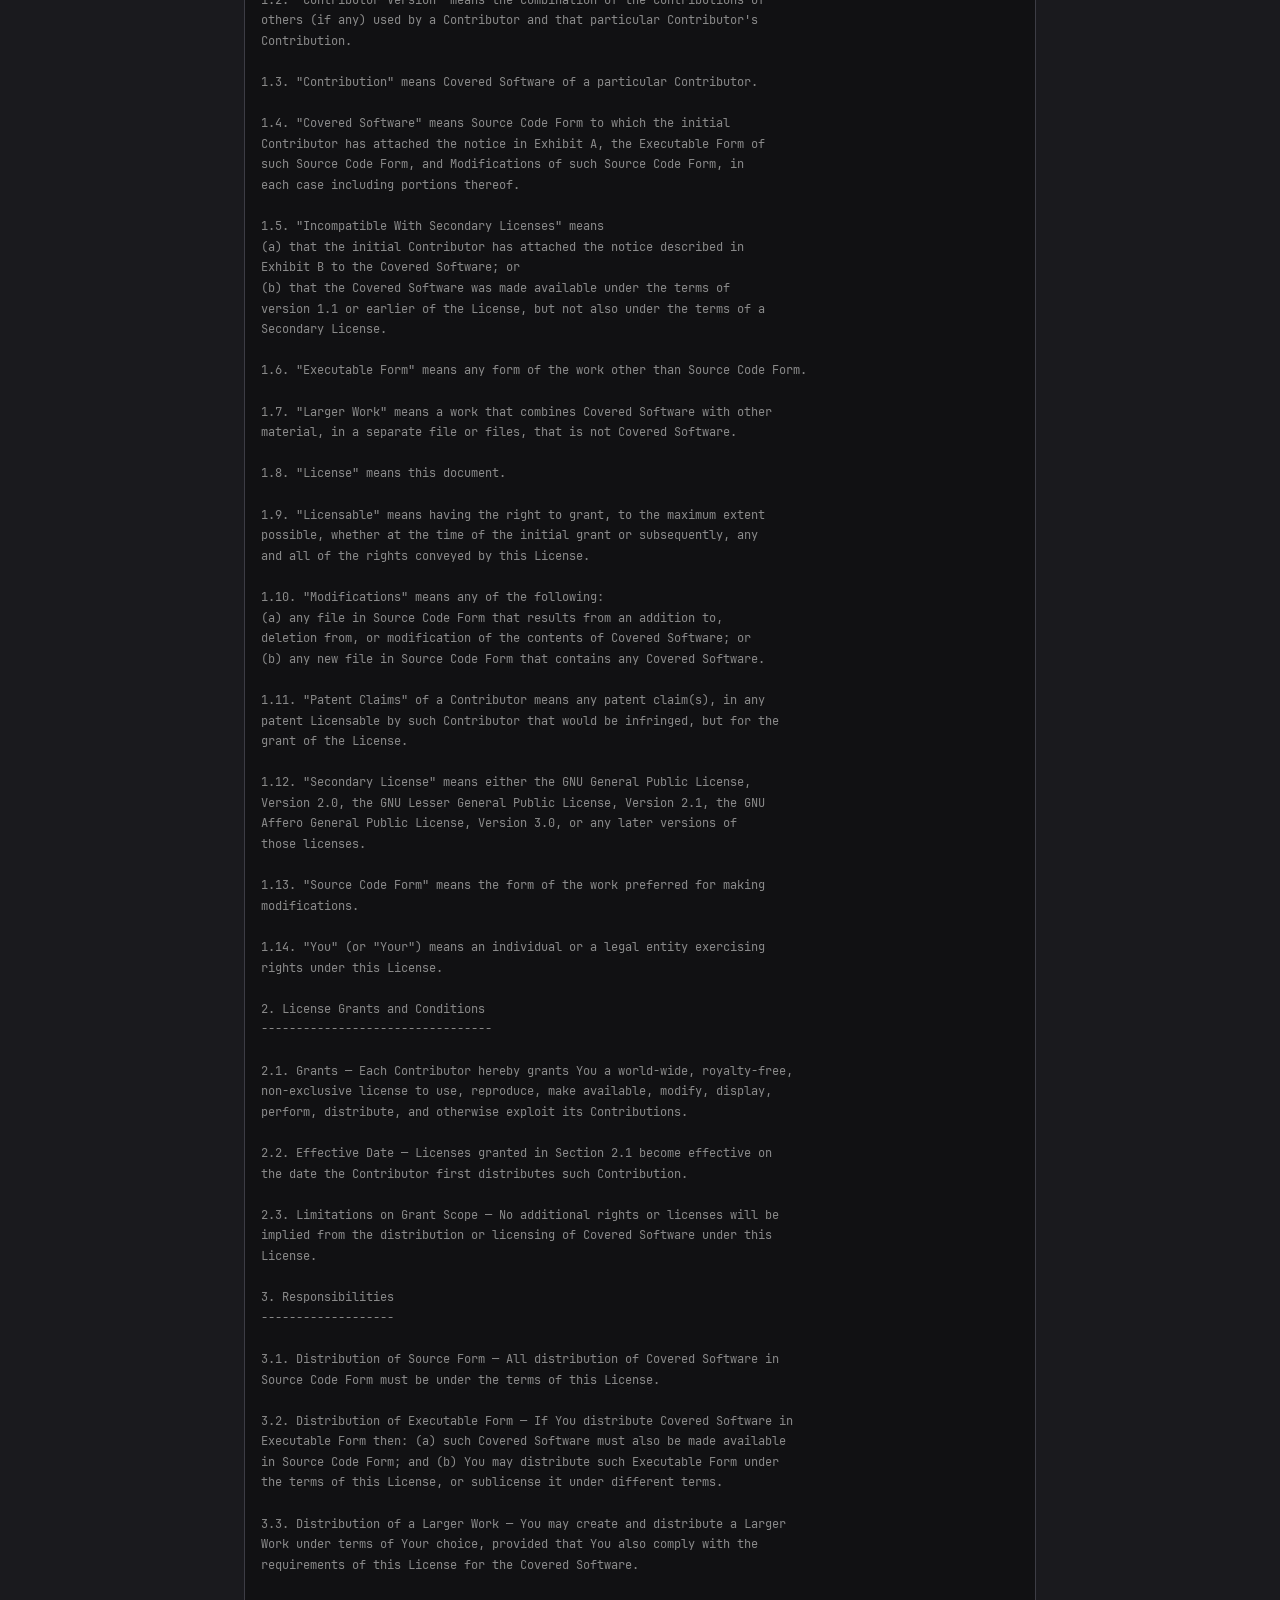
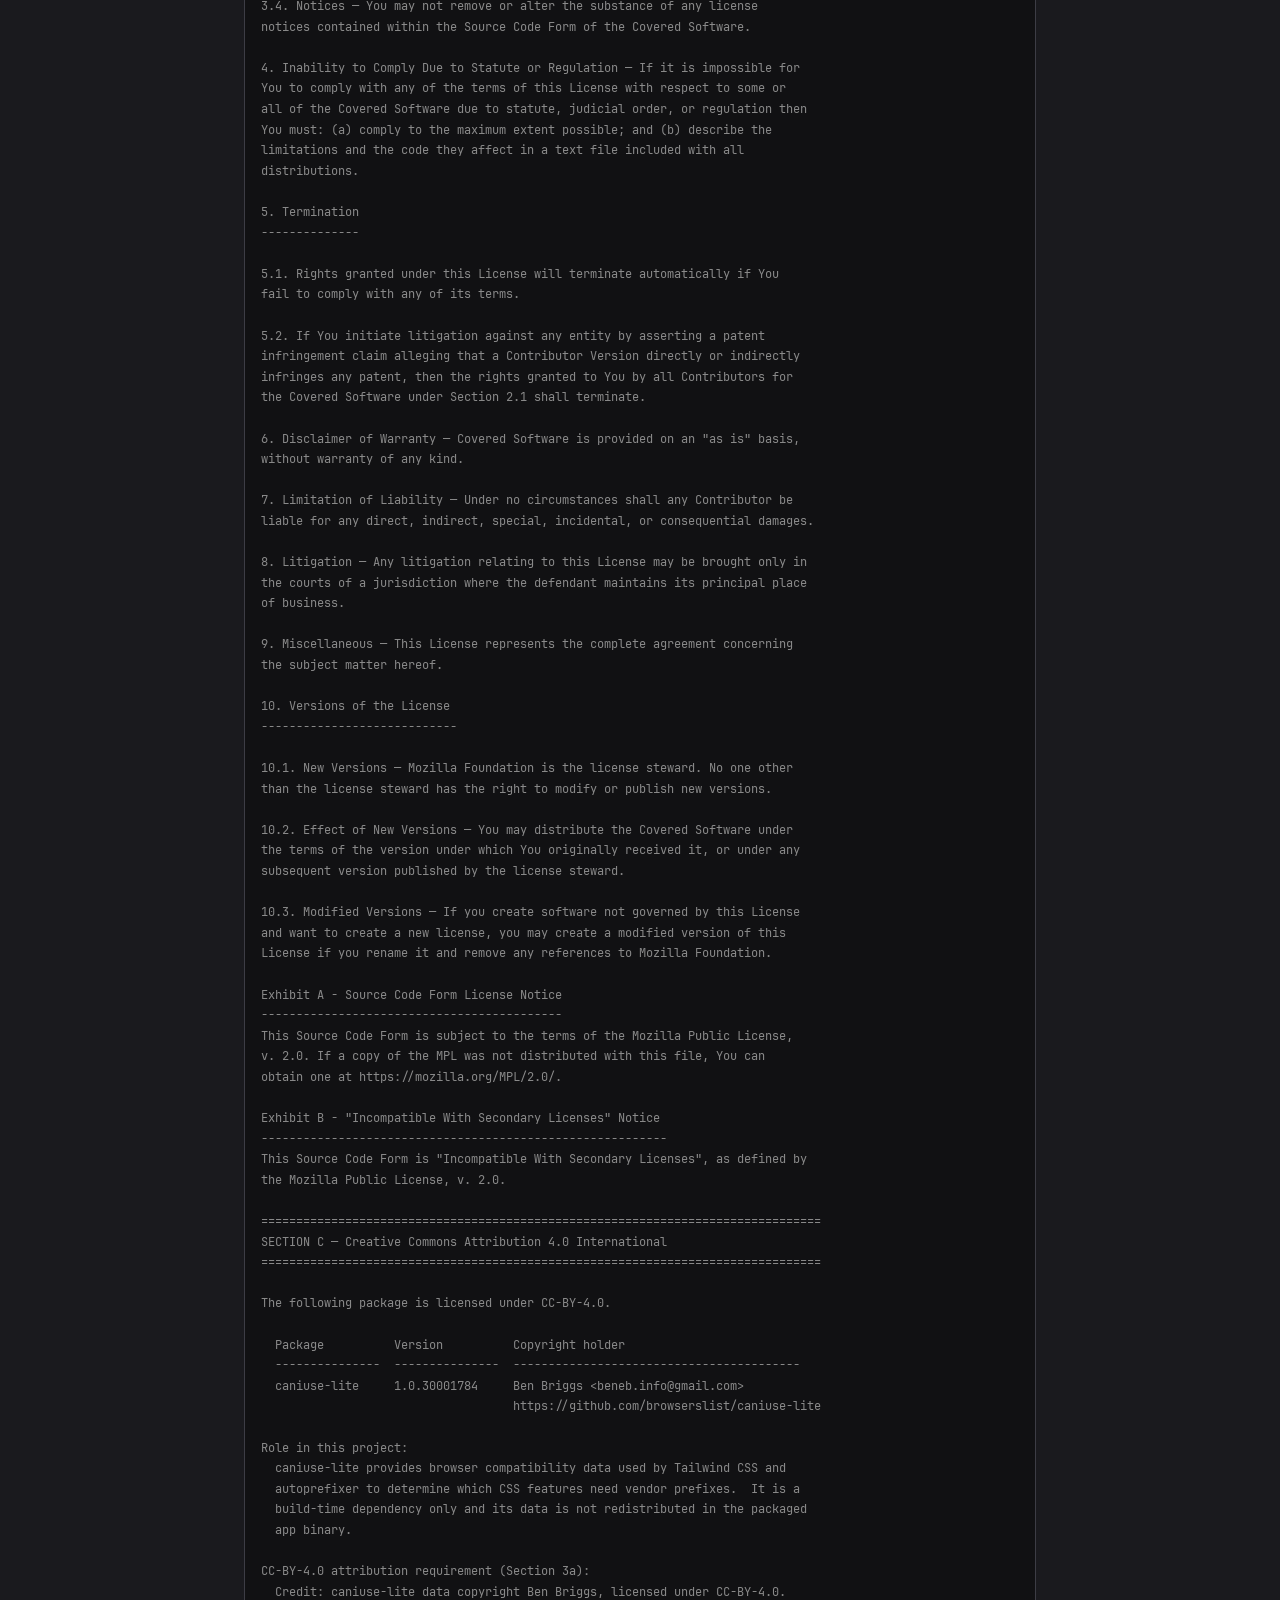
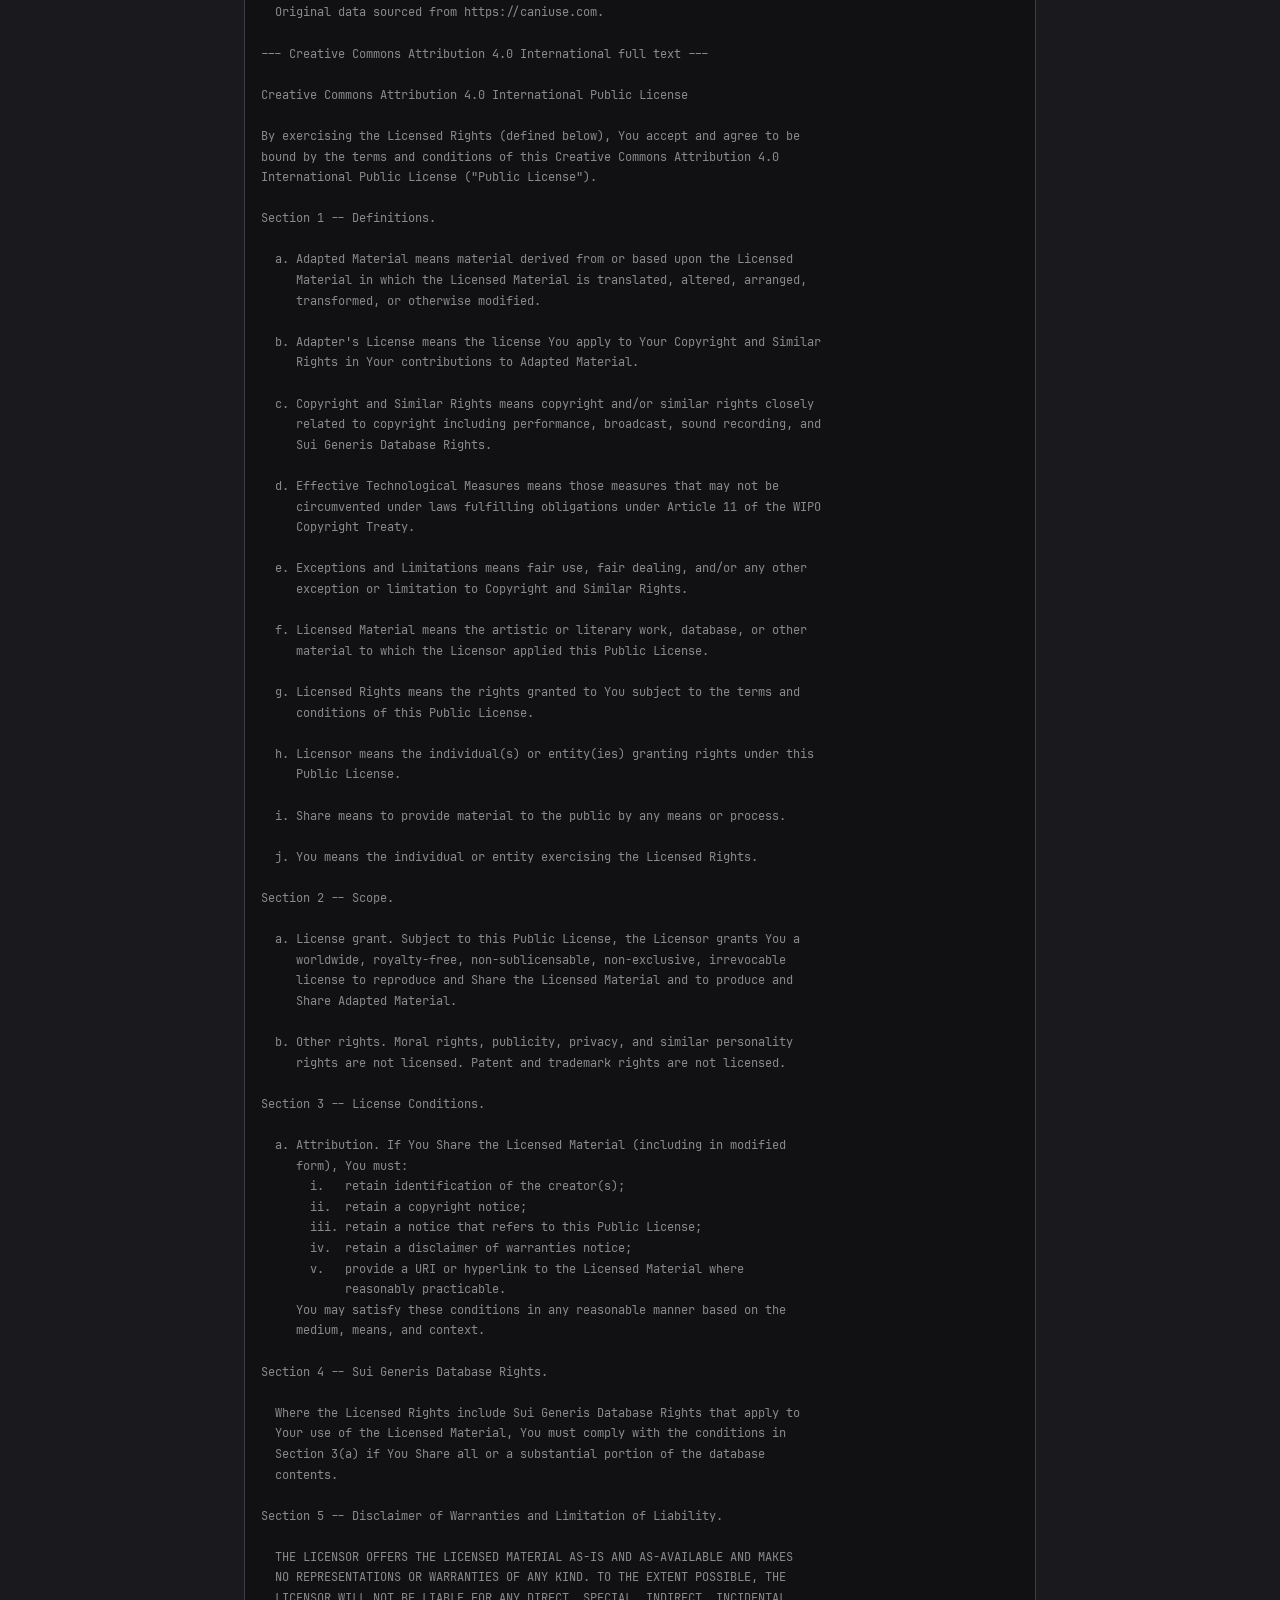
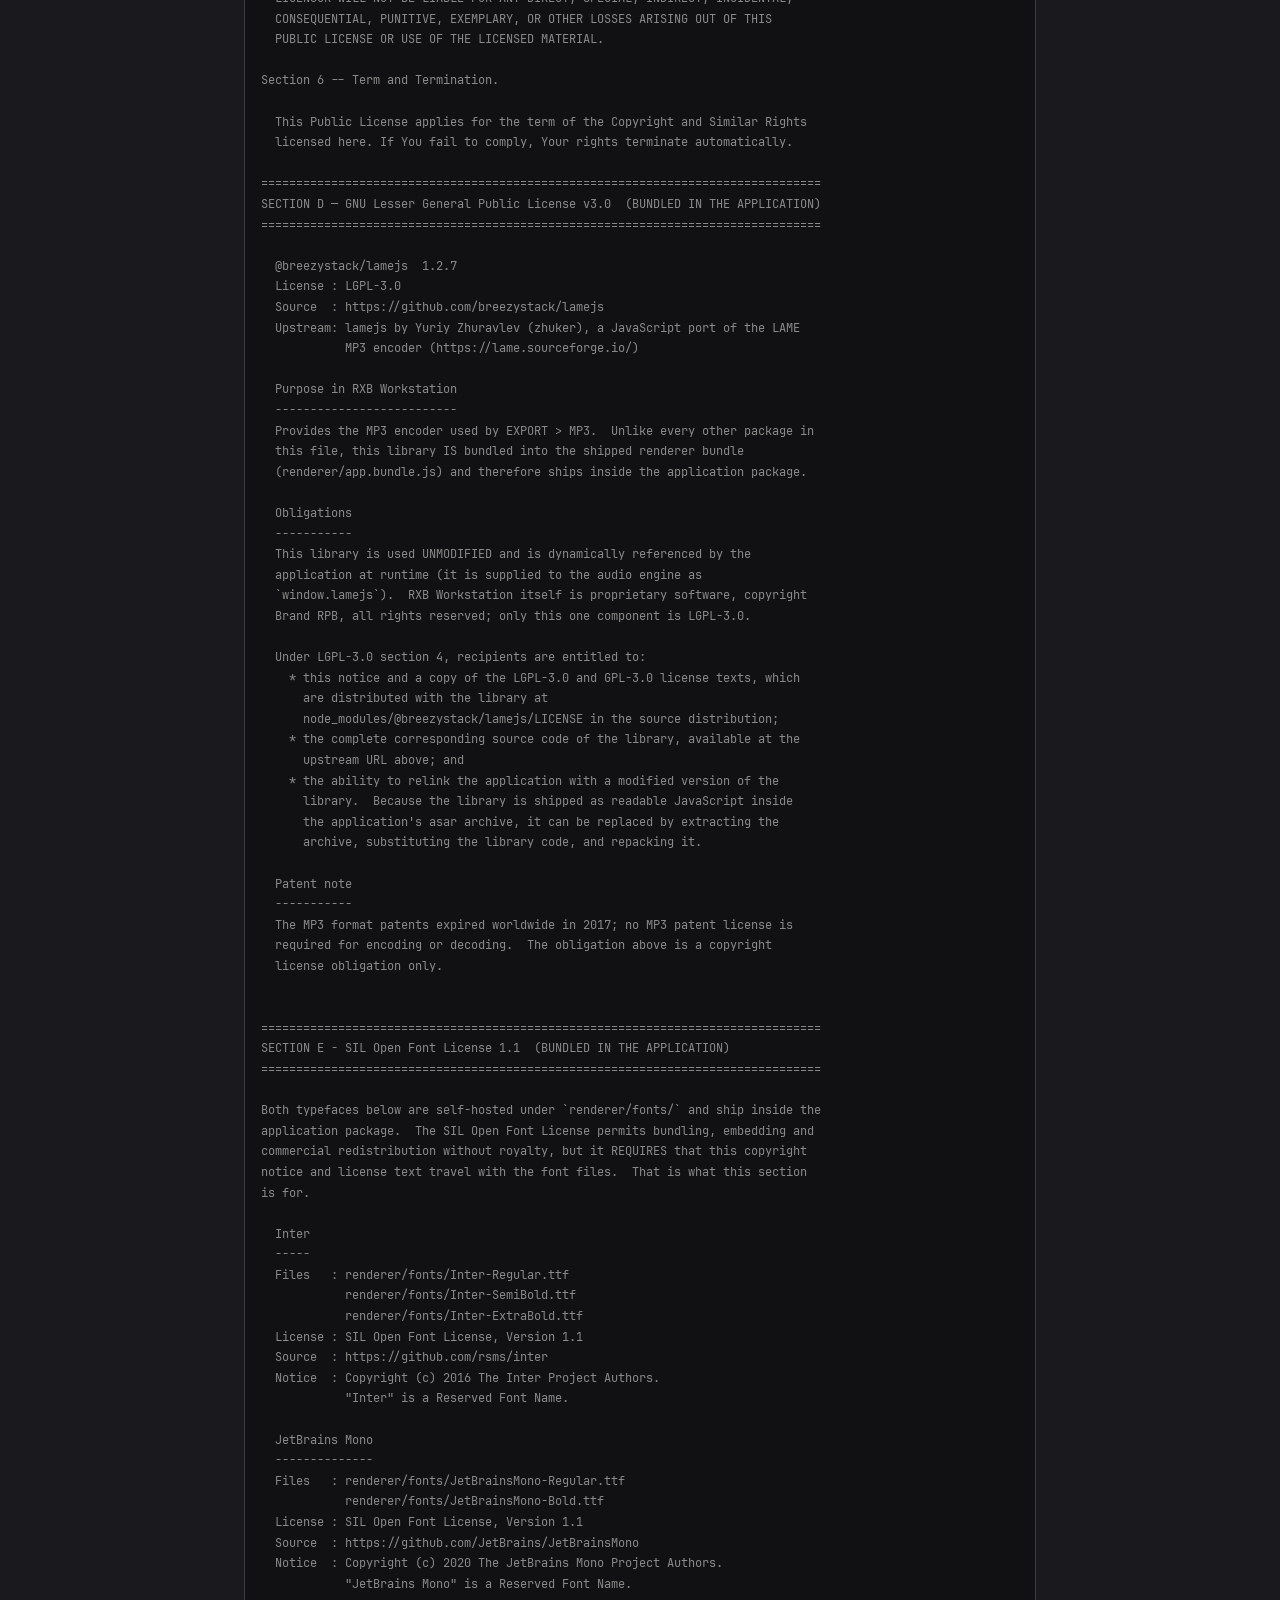
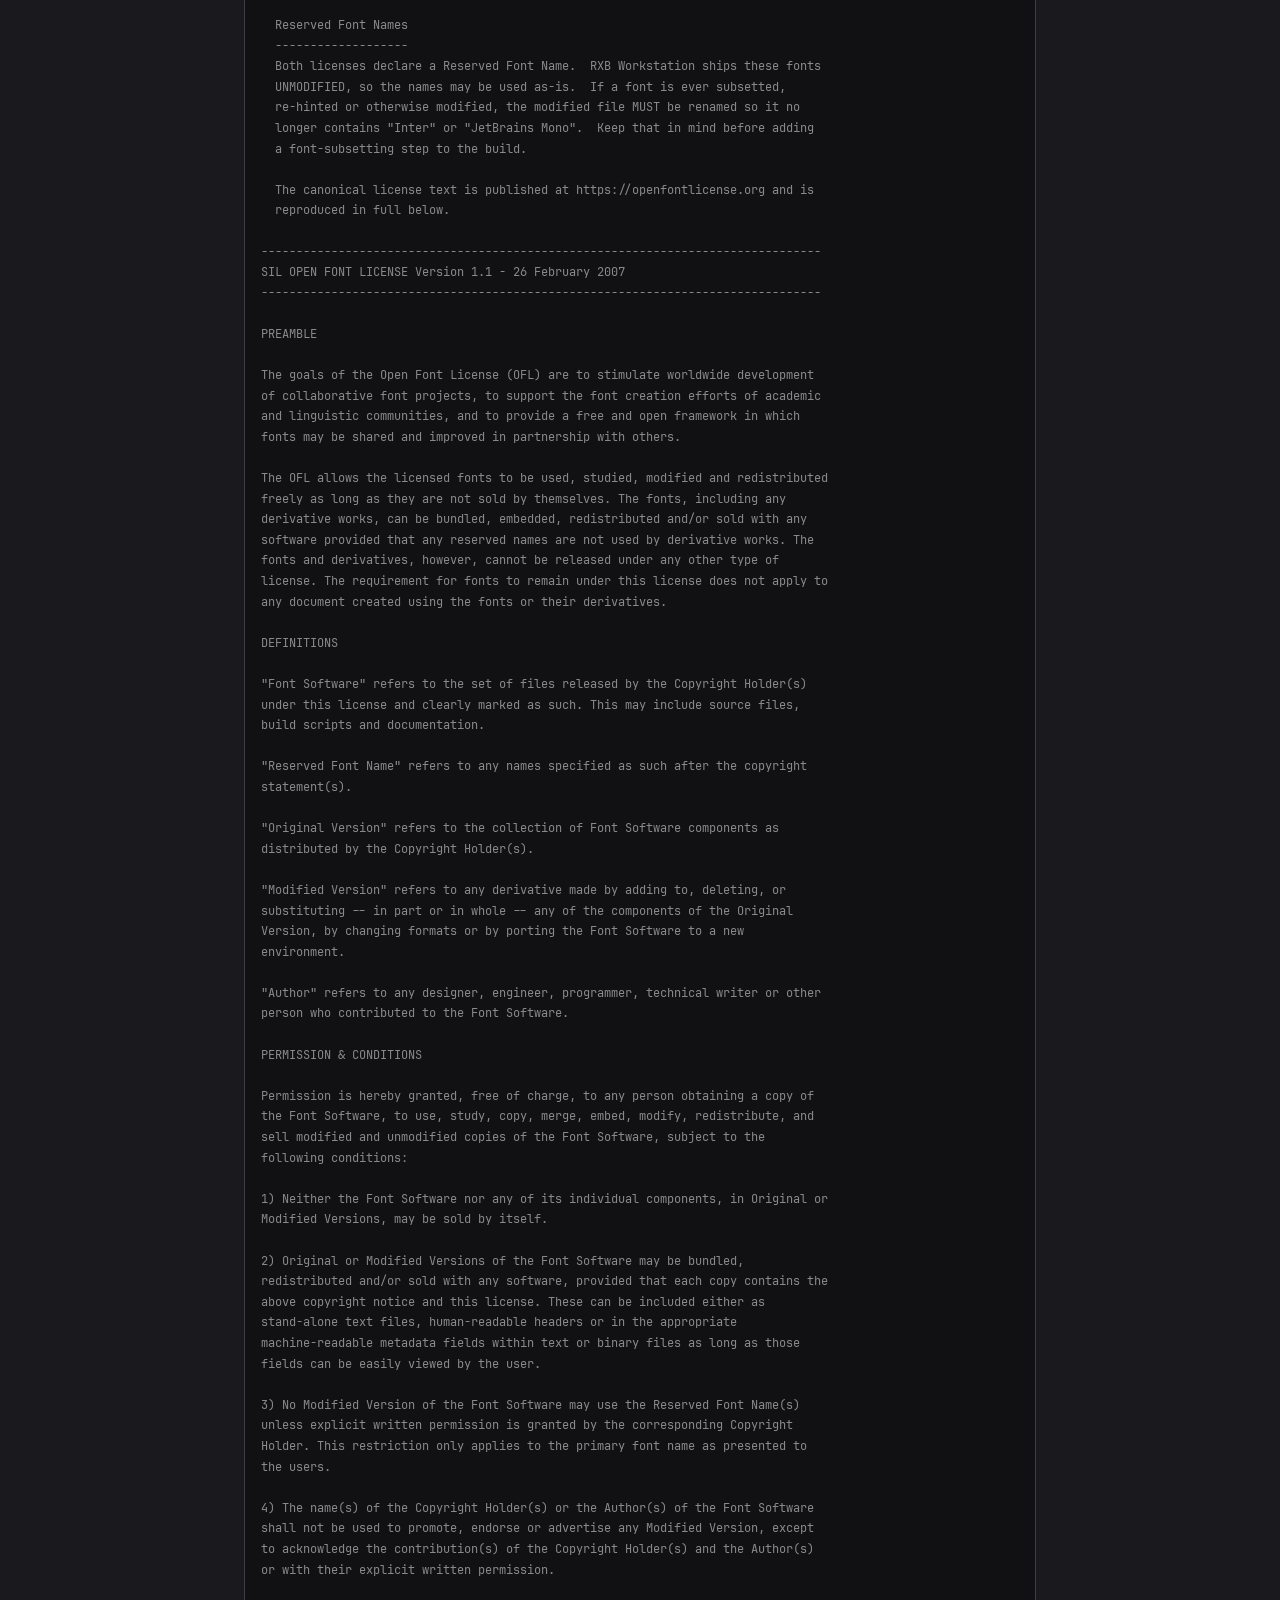
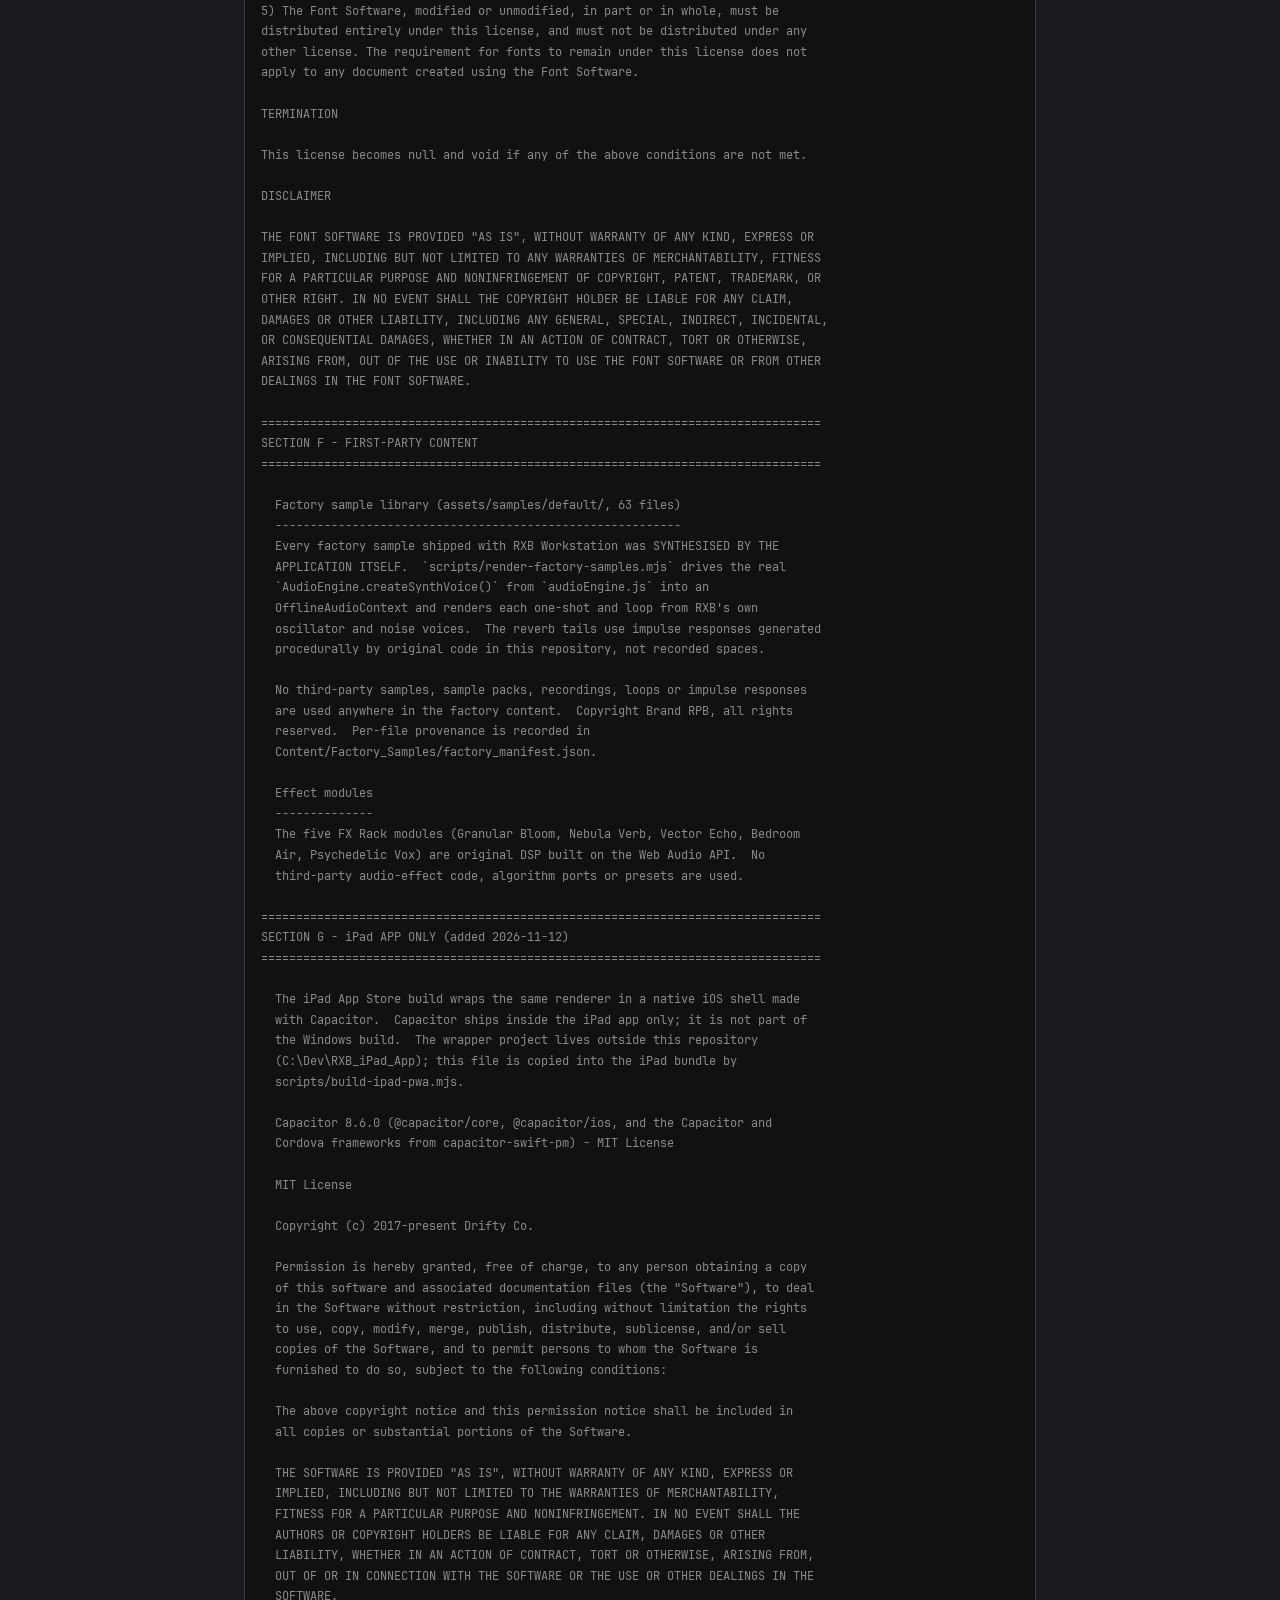
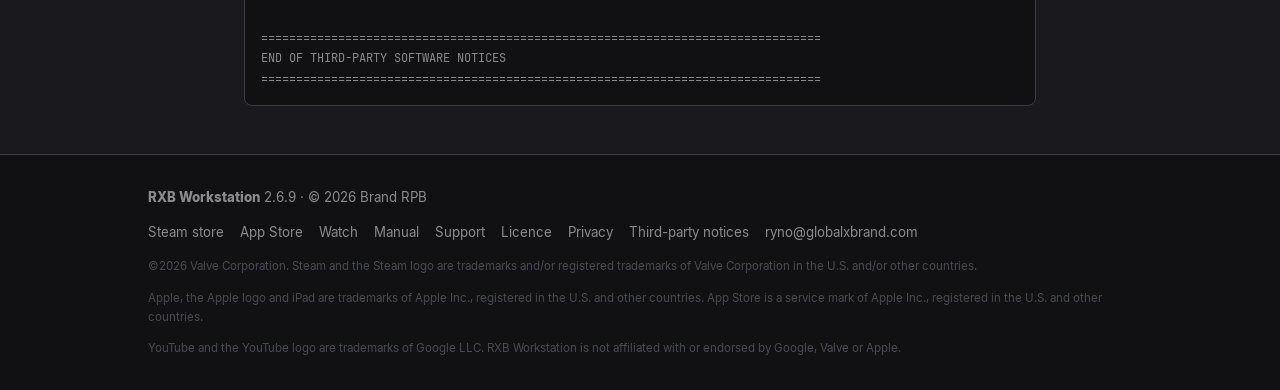
<file: licenses/index.html>
<!doctype html>
<html lang="en">
<head>
<meta charset="utf-8">
<meta name="viewport" content="width=device-width, initial-scale=1">
<title>RXB Workstation Third-Party Notices</title>
<meta name="description" content="Third-party software and font licences distributed with RXB Workstation.">
<meta name="color-scheme" content="dark">
<meta property="og:title" content="RXB Workstation Third-Party Notices">
<meta property="og:description" content="Third-party software and font licences distributed with RXB Workstation.">
<meta property="og:type" content="website">
<link rel="icon" href="../assets/img/icon.png">
<link rel="stylesheet" href="../assets/css/site.css?v=8fad82623c">
</head>
<body>
<a class="skip" href="#main">Skip to content</a>
<header class="site-head">
  <div class="wrap head-inner">
    <a class="brand" href="../">
      <img src="../assets/img/logo-white.png" alt="RXB Workstation" height="26">
    </a>
    <nav class="site-nav" aria-label="Main"><a href="../">Overview</a><a href="../watch/">Watch</a><a href="../manual/">Manual</a><a href="../support/">Support</a><a href="../eula/">Licence</a><a href="../privacy/">Privacy</a></nav>
  </div>
</header>
<main id="main" class="wrap">

<div class="doc"><h1>Third-Party Notices</h1>
<p class="lede">Components distributed with RXB Workstation, and the licences they are provided under.</p>
<pre class="plain">THIRD-PARTY SOFTWARE NOTICES AND INFORMATION
RXB Workstation v2.6
Generated: 2026-04-14

This file documents the third-party packages used by RXB Workstation that carry
attribution obligations under their open-source licenses.  The vast majority of
the dependency tree (224+ packages) is MIT- or ISC-licensed and requires no
special notice.  Only packages with Apache-2.0, MPL-2.0, or CC-BY-4.0 licenses
are listed here, as those are the three license families that expressly require
attribution or notice preservation.

NOTE: The packages in Sections A-C are used as build-time or development tools
and are not bundled into the shipped application binary.  Section D is the
exception: @breezystack/lamejs (LGPL-3.0) IS bundled into the shipped renderer
to provide MP3 export, and carries the additional obligations set out there.
Electron's own required notice files (LICENSE.electron.txt and
LICENSES.chromium.html) are distributed with every packaged build automatically
by electron-builder.  Section E covers the two self-hosted typefaces bundled
under renderer/fonts/, which also ship inside the application.  Section F
records the provenance of the factory sample library, which is first-party.

================================================================================
TABLE OF CONTENTS
================================================================================

  SECTION A  Apache License 2.0 packages (8 packages)
  SECTION B  Mozilla Public License 2.0 packages (2 packages)
  SECTION C  Creative Commons Attribution 4.0 packages (1 package)
  SECTION D  GNU Lesser General Public License 3.0 packages (1 package, BUNDLED)
  SECTION E  SIL Open Font License 1.1 typefaces (2 families, BUNDLED)
  SECTION F  First-party content (factory sample library)
  SECTION G  iPad app only: Capacitor (MIT, BUNDLED in the iPad build)

================================================================================
SECTION A — Apache License 2.0
================================================================================

The following packages are licensed under the Apache License, Version 2.0.
The full license text appears once at the end of this section, and applies to
all packages listed below.

  Package                      Version   Copyright holder
  ---------------------------  --------  -----------------------------------------
  detect-libc                  2.1.2     Lovell Fuller &lt;npm@lovell.info&gt;
  ejs                          3.1.10    Matthew Eernisse &lt;mde@fleegix.org&gt;
  filelist                     1.0.4     Matthew Eernisse &lt;mde@fleegix.org&gt;
  jake                         10.9.4    Matthew Eernisse &lt;mde@fleegix.org&gt;
  crc-32                       1.2.2     SheetJS LLC (https://sheetjs.com)
  sumchecker                   3.0.1     Mark Lee
  @malept/cross-spawn-promise  1.1.1     Mark Lee
  baseline-browser-mapping     2.10.13   Browserslist contributors

Role in this project:
  These packages are transitive dependencies of electron-builder, the tool used
  to package RXB Workstation into a distributable installer.  They run only at
  build time on the developer's machine and are not present in the packaged app.

--- Apache License 2.0 full text ---

                                 Apache License
                           Version 2.0, January 2004
                        http://www.apache.org/licenses/

   TERMS AND CONDITIONS FOR USE, REPRODUCTION, AND DISTRIBUTION

   1. Definitions.

      &quot;License&quot; shall mean the terms and conditions for use, reproduction,
      and distribution as defined by Sections 1 through 9 of this document.

      &quot;Licensor&quot; shall mean the copyright owner or entity authorized by
      the copyright owner that is granting the License.

      &quot;Legal Entity&quot; shall mean the union of the acting entity and all
      other entities that control, are controlled by, or are under common
      control with that entity. For the purposes of this definition,
      &quot;control&quot; means (i) the power, direct or indirect, to cause the
      direction or management of such entity, whether by contract or
      otherwise, or (ii) ownership of fifty percent (50%) or more of the
      outstanding shares, or (iii) beneficial ownership of such entity.

      &quot;You&quot; (or &quot;Your&quot;) shall mean an individual or Legal Entity
      exercising permissions granted by this License.

      &quot;Source&quot; form shall mean the preferred form for making modifications,
      including but not limited to software source code, documentation
      source, and configuration files.

      &quot;Object&quot; form shall mean any form resulting from mechanical
      transformation or translation of a Source form, including but
      not limited to compiled object code, generated documentation,
      and conversions to other media types.

      &quot;Work&quot; shall mean the work of authorship, whether in Source or
      Object form, made available under the License, as indicated by a
      copyright notice that is included in or attached to the work
      (an example is provided in the Appendix below).

      &quot;Derivative Works&quot; shall mean any work, whether in Source or Object
      form, that is based on (or derived from) the Work and for which the
      editorial revisions, annotations, elaborations, or other modifications
      represent, as a whole, an original work of authorship. For the
      purposes of this License, Derivative Works shall not include works
      that remain separable from, or merely link (or bind by name) to the
      interfaces of, the Work and Derivative Works thereof.

      &quot;Contribution&quot; shall mean any work of authorship, including
      the original version of the Work and any modifications or additions
      to that Work or Derivative Works thereof, that is intentionally
      submitted to Licensor for inclusion in the Work by the copyright owner
      or by an individual or Legal Entity authorized to submit on behalf of
      the copyright owner. For the purposes of this definition, &quot;submitted&quot;
      means any form of electronic, verbal, or written communication sent
      to the Licensor or its representatives, including but not limited to
      communication on electronic mailing lists, source code control systems,
      and issue tracking systems that are managed by, or on behalf of, the
      Licensor for the purpose of discussing and improving the Work, but
      excluding communication that is conspicuously marked or otherwise
      designated in writing by the copyright owner as &quot;Not a Contribution.&quot;

      &quot;Contributor&quot; shall mean Licensor and any individual or Legal Entity
      on behalf of whom a Contribution has been received by Licensor and
      subsequently incorporated within the Work.

   2. Grant of Copyright License. Subject to the terms and conditions of
      this License, each Contributor hereby grants to You a perpetual,
      worldwide, non-exclusive, no-charge, royalty-free, irrevocable
      copyright license to reproduce, prepare Derivative Works of,
      publicly display, publicly perform, sublicense, and distribute the
      Work and such Derivative Works in Source or Object form.

   3. Grant of Patent License. Subject to the terms and conditions of
      this License, each Contributor hereby grants to You a perpetual,
      worldwide, non-exclusive, no-charge, royalty-free, irrevocable
      (except as stated in this section) patent license to make, have made,
      use, offer to sell, sell, import, and otherwise transfer the Work,
      where such license applies only to those patent claims licensable
      by such Contributor that are necessarily infringed by their
      Contribution(s) alone or by combination of their Contribution(s)
      with the Work to which such Contribution(s) was submitted. If You
      institute patent litigation against any entity (including a
      cross-claim or counterclaim in a lawsuit) alleging that the Work
      or a Contribution incorporated within it constitutes direct or
      contributory patent infringement, then any patent licenses granted
      to You under this License for that Work shall terminate as of the
      date such litigation is filed.

   4. Redistribution. You may reproduce and distribute copies of the
      Work or Derivative Works thereof in any medium, with or without
      modifications, and in Source or Object form, provided that You
      meet the following conditions:

      (a) You must give any other recipients of the Work or
          Derivative Works a copy of this License; and

      (b) You must cause any modified files to carry prominent notices
          stating that You changed the files; and

      (c) You must retain, in the Source form of any Derivative Works
          that You distribute, all copyright, patent, trademark, and
          attribution notices from the Source form of the Work,
          excluding those notices that do not pertain to any part of
          the Derivative Works; and

      (d) If the Work includes a &quot;NOTICE&quot; text file as part of its
          distribution, You must include a readable copy of the
          attribution notices contained within such NOTICE file.

   5. Submission of Contributions. Unless You explicitly state otherwise,
      any Contribution submitted for inclusion in the Work shall be under
      the terms and conditions of this License.

   6. Trademarks. This License does not grant permission to use the trade
      names, trademarks, service marks, or product names of the Licensor.

   7. Disclaimer of Warranty. The Work is provided &quot;AS IS&quot;, without
      warranties or conditions of any kind.

   8. Limitation of Liability. In no event shall any Contributor be liable
      for damages arising from this License or out of the use of the Work.

   9. Accepting Warranty or Additional Liability. You may offer support,
      warranty, or liability obligations, but only on Your own behalf.

   END OF TERMS AND CONDITIONS

================================================================================
SECTION B — Mozilla Public License 2.0
================================================================================

The following packages are licensed under the Mozilla Public License 2.0.

  Package                      Version   Source / project
  ---------------------------  --------  -----------------------------------------
  lightningcss                 1.32.0    https://github.com/parcel-bundler/lightningcss
  lightningcss-win32-x64-msvc  1.32.0    https://github.com/parcel-bundler/lightningcss

Copyright (c) Devon Govett and the Parcel contributors.

Role in this project:
  lightningcss is a CSS transform/minification engine used by Tailwind CSS v4
  during the build step.  It runs at build time only and is not bundled into the
  packaged app binary.

MPL-2.0 key obligations:
  - If you modify the lightningcss source files themselves, you must make those
    modified source files available under MPL-2.0.
  - Simply using lightningcss as a dependency (even in a commercial product)
    does NOT require you to open-source your own code.
  - The file-level copyleft does NOT extend to any other file in this project.

--- Mozilla Public License 2.0 full text ---

Mozilla Public License Version 2.0
==================================

1. Definitions
--------------

1.1. &quot;Contributor&quot; means each individual or legal entity that creates,
contributes to the creation of, or owns Covered Software.

1.2. &quot;Contributor Version&quot; means the combination of the Contributions of
others (if any) used by a Contributor and that particular Contributor's
Contribution.

1.3. &quot;Contribution&quot; means Covered Software of a particular Contributor.

1.4. &quot;Covered Software&quot; means Source Code Form to which the initial
Contributor has attached the notice in Exhibit A, the Executable Form of
such Source Code Form, and Modifications of such Source Code Form, in
each case including portions thereof.

1.5. &quot;Incompatible With Secondary Licenses&quot; means
(a) that the initial Contributor has attached the notice described in
Exhibit B to the Covered Software; or
(b) that the Covered Software was made available under the terms of
version 1.1 or earlier of the License, but not also under the terms of a
Secondary License.

1.6. &quot;Executable Form&quot; means any form of the work other than Source Code Form.

1.7. &quot;Larger Work&quot; means a work that combines Covered Software with other
material, in a separate file or files, that is not Covered Software.

1.8. &quot;License&quot; means this document.

1.9. &quot;Licensable&quot; means having the right to grant, to the maximum extent
possible, whether at the time of the initial grant or subsequently, any
and all of the rights conveyed by this License.

1.10. &quot;Modifications&quot; means any of the following:
(a) any file in Source Code Form that results from an addition to,
deletion from, or modification of the contents of Covered Software; or
(b) any new file in Source Code Form that contains any Covered Software.

1.11. &quot;Patent Claims&quot; of a Contributor means any patent claim(s), in any
patent Licensable by such Contributor that would be infringed, but for the
grant of the License.

1.12. &quot;Secondary License&quot; means either the GNU General Public License,
Version 2.0, the GNU Lesser General Public License, Version 2.1, the GNU
Affero General Public License, Version 3.0, or any later versions of
those licenses.

1.13. &quot;Source Code Form&quot; means the form of the work preferred for making
modifications.

1.14. &quot;You&quot; (or &quot;Your&quot;) means an individual or a legal entity exercising
rights under this License.

2. License Grants and Conditions
---------------------------------

2.1. Grants — Each Contributor hereby grants You a world-wide, royalty-free,
non-exclusive license to use, reproduce, make available, modify, display,
perform, distribute, and otherwise exploit its Contributions.

2.2. Effective Date — Licenses granted in Section 2.1 become effective on
the date the Contributor first distributes such Contribution.

2.3. Limitations on Grant Scope — No additional rights or licenses will be
implied from the distribution or licensing of Covered Software under this
License.

3. Responsibilities
-------------------

3.1. Distribution of Source Form — All distribution of Covered Software in
Source Code Form must be under the terms of this License.

3.2. Distribution of Executable Form — If You distribute Covered Software in
Executable Form then: (a) such Covered Software must also be made available
in Source Code Form; and (b) You may distribute such Executable Form under
the terms of this License, or sublicense it under different terms.

3.3. Distribution of a Larger Work — You may create and distribute a Larger
Work under terms of Your choice, provided that You also comply with the
requirements of this License for the Covered Software.

3.4. Notices — You may not remove or alter the substance of any license
notices contained within the Source Code Form of the Covered Software.

4. Inability to Comply Due to Statute or Regulation — If it is impossible for
You to comply with any of the terms of this License with respect to some or
all of the Covered Software due to statute, judicial order, or regulation then
You must: (a) comply to the maximum extent possible; and (b) describe the
limitations and the code they affect in a text file included with all
distributions.

5. Termination
--------------

5.1. Rights granted under this License will terminate automatically if You
fail to comply with any of its terms.

5.2. If You initiate litigation against any entity by asserting a patent
infringement claim alleging that a Contributor Version directly or indirectly
infringes any patent, then the rights granted to You by all Contributors for
the Covered Software under Section 2.1 shall terminate.

6. Disclaimer of Warranty — Covered Software is provided on an &quot;as is&quot; basis,
without warranty of any kind.

7. Limitation of Liability — Under no circumstances shall any Contributor be
liable for any direct, indirect, special, incidental, or consequential damages.

8. Litigation — Any litigation relating to this License may be brought only in
the courts of a jurisdiction where the defendant maintains its principal place
of business.

9. Miscellaneous — This License represents the complete agreement concerning
the subject matter hereof.

10. Versions of the License
----------------------------

10.1. New Versions — Mozilla Foundation is the license steward. No one other
than the license steward has the right to modify or publish new versions.

10.2. Effect of New Versions — You may distribute the Covered Software under
the terms of the version under which You originally received it, or under any
subsequent version published by the license steward.

10.3. Modified Versions — If you create software not governed by this License
and want to create a new license, you may create a modified version of this
License if you rename it and remove any references to Mozilla Foundation.

Exhibit A - Source Code Form License Notice
-------------------------------------------
This Source Code Form is subject to the terms of the Mozilla Public License,
v. 2.0. If a copy of the MPL was not distributed with this file, You can
obtain one at https://mozilla.org/MPL/2.0/.

Exhibit B - &quot;Incompatible With Secondary Licenses&quot; Notice
----------------------------------------------------------
This Source Code Form is &quot;Incompatible With Secondary Licenses&quot;, as defined by
the Mozilla Public License, v. 2.0.

================================================================================
SECTION C — Creative Commons Attribution 4.0 International
================================================================================

The following package is licensed under CC-BY-4.0.

  Package          Version          Copyright holder
  ---------------  ---------------  -----------------------------------------
  caniuse-lite     1.0.30001784     Ben Briggs &lt;beneb.info@gmail.com&gt;
                                    https://github.com/browserslist/caniuse-lite

Role in this project:
  caniuse-lite provides browser compatibility data used by Tailwind CSS and
  autoprefixer to determine which CSS features need vendor prefixes.  It is a
  build-time dependency only and its data is not redistributed in the packaged
  app binary.

CC-BY-4.0 attribution requirement (Section 3a):
  Credit: caniuse-lite data copyright Ben Briggs, licensed under CC-BY-4.0.
  Original data sourced from https://caniuse.com.

--- Creative Commons Attribution 4.0 International full text ---

Creative Commons Attribution 4.0 International Public License

By exercising the Licensed Rights (defined below), You accept and agree to be
bound by the terms and conditions of this Creative Commons Attribution 4.0
International Public License (&quot;Public License&quot;).

Section 1 -- Definitions.

  a. Adapted Material means material derived from or based upon the Licensed
     Material in which the Licensed Material is translated, altered, arranged,
     transformed, or otherwise modified.

  b. Adapter's License means the license You apply to Your Copyright and Similar
     Rights in Your contributions to Adapted Material.

  c. Copyright and Similar Rights means copyright and/or similar rights closely
     related to copyright including performance, broadcast, sound recording, and
     Sui Generis Database Rights.

  d. Effective Technological Measures means those measures that may not be
     circumvented under laws fulfilling obligations under Article 11 of the WIPO
     Copyright Treaty.

  e. Exceptions and Limitations means fair use, fair dealing, and/or any other
     exception or limitation to Copyright and Similar Rights.

  f. Licensed Material means the artistic or literary work, database, or other
     material to which the Licensor applied this Public License.

  g. Licensed Rights means the rights granted to You subject to the terms and
     conditions of this Public License.

  h. Licensor means the individual(s) or entity(ies) granting rights under this
     Public License.

  i. Share means to provide material to the public by any means or process.

  j. You means the individual or entity exercising the Licensed Rights.

Section 2 -- Scope.

  a. License grant. Subject to this Public License, the Licensor grants You a
     worldwide, royalty-free, non-sublicensable, non-exclusive, irrevocable
     license to reproduce and Share the Licensed Material and to produce and
     Share Adapted Material.

  b. Other rights. Moral rights, publicity, privacy, and similar personality
     rights are not licensed. Patent and trademark rights are not licensed.

Section 3 -- License Conditions.

  a. Attribution. If You Share the Licensed Material (including in modified
     form), You must:
       i.   retain identification of the creator(s);
       ii.  retain a copyright notice;
       iii. retain a notice that refers to this Public License;
       iv.  retain a disclaimer of warranties notice;
       v.   provide a URI or hyperlink to the Licensed Material where
            reasonably practicable.
     You may satisfy these conditions in any reasonable manner based on the
     medium, means, and context.

Section 4 -- Sui Generis Database Rights.

  Where the Licensed Rights include Sui Generis Database Rights that apply to
  Your use of the Licensed Material, You must comply with the conditions in
  Section 3(a) if You Share all or a substantial portion of the database
  contents.

Section 5 -- Disclaimer of Warranties and Limitation of Liability.

  THE LICENSOR OFFERS THE LICENSED MATERIAL AS-IS AND AS-AVAILABLE AND MAKES
  NO REPRESENTATIONS OR WARRANTIES OF ANY KIND. TO THE EXTENT POSSIBLE, THE
  LICENSOR WILL NOT BE LIABLE FOR ANY DIRECT, SPECIAL, INDIRECT, INCIDENTAL,
  CONSEQUENTIAL, PUNITIVE, EXEMPLARY, OR OTHER LOSSES ARISING OUT OF THIS
  PUBLIC LICENSE OR USE OF THE LICENSED MATERIAL.

Section 6 -- Term and Termination.

  This Public License applies for the term of the Copyright and Similar Rights
  licensed here. If You fail to comply, Your rights terminate automatically.

================================================================================
SECTION D — GNU Lesser General Public License v3.0  (BUNDLED IN THE APPLICATION)
================================================================================

  @breezystack/lamejs  1.2.7
  License : LGPL-3.0
  Source  : https://github.com/breezystack/lamejs
  Upstream: lamejs by Yuriy Zhuravlev (zhuker), a JavaScript port of the LAME
            MP3 encoder (https://lame.sourceforge.io/)

  Purpose in RXB Workstation
  --------------------------
  Provides the MP3 encoder used by EXPORT &gt; MP3.  Unlike every other package in
  this file, this library IS bundled into the shipped renderer bundle
  (renderer/app.bundle.js) and therefore ships inside the application package.

  Obligations
  -----------
  This library is used UNMODIFIED and is dynamically referenced by the
  application at runtime (it is supplied to the audio engine as
  `window.lamejs`).  RXB Workstation itself is proprietary software, copyright
  Brand RPB, all rights reserved; only this one component is LGPL-3.0.

  Under LGPL-3.0 section 4, recipients are entitled to:
    * this notice and a copy of the LGPL-3.0 and GPL-3.0 license texts, which
      are distributed with the library at
      node_modules/@breezystack/lamejs/LICENSE in the source distribution;
    * the complete corresponding source code of the library, available at the
      upstream URL above; and
    * the ability to relink the application with a modified version of the
      library.  Because the library is shipped as readable JavaScript inside
      the application's asar archive, it can be replaced by extracting the
      archive, substituting the library code, and repacking it.

  Patent note
  -----------
  The MP3 format patents expired worldwide in 2017; no MP3 patent license is
  required for encoding or decoding.  The obligation above is a copyright
  license obligation only.


================================================================================
SECTION E - SIL Open Font License 1.1  (BUNDLED IN THE APPLICATION)
================================================================================

Both typefaces below are self-hosted under `renderer/fonts/` and ship inside the
application package.  The SIL Open Font License permits bundling, embedding and
commercial redistribution without royalty, but it REQUIRES that this copyright
notice and license text travel with the font files.  That is what this section
is for.

  Inter
  -----
  Files   : renderer/fonts/Inter-Regular.ttf
            renderer/fonts/Inter-SemiBold.ttf
            renderer/fonts/Inter-ExtraBold.ttf
  License : SIL Open Font License, Version 1.1
  Source  : https://github.com/rsms/inter
  Notice  : Copyright (c) 2016 The Inter Project Authors.
            &quot;Inter&quot; is a Reserved Font Name.

  JetBrains Mono
  --------------
  Files   : renderer/fonts/JetBrainsMono-Regular.ttf
            renderer/fonts/JetBrainsMono-Bold.ttf
  License : SIL Open Font License, Version 1.1
  Source  : https://github.com/JetBrains/JetBrainsMono
  Notice  : Copyright (c) 2020 The JetBrains Mono Project Authors.
            &quot;JetBrains Mono&quot; is a Reserved Font Name.

  Reserved Font Names
  -------------------
  Both licenses declare a Reserved Font Name.  RXB Workstation ships these fonts
  UNMODIFIED, so the names may be used as-is.  If a font is ever subsetted,
  re-hinted or otherwise modified, the modified file MUST be renamed so it no
  longer contains &quot;Inter&quot; or &quot;JetBrains Mono&quot;.  Keep that in mind before adding
  a font-subsetting step to the build.

  The canonical license text is published at https://openfontlicense.org and is
  reproduced in full below.

--------------------------------------------------------------------------------
SIL OPEN FONT LICENSE Version 1.1 - 26 February 2007
--------------------------------------------------------------------------------

PREAMBLE

The goals of the Open Font License (OFL) are to stimulate worldwide development
of collaborative font projects, to support the font creation efforts of academic
and linguistic communities, and to provide a free and open framework in which
fonts may be shared and improved in partnership with others.

The OFL allows the licensed fonts to be used, studied, modified and redistributed
freely as long as they are not sold by themselves. The fonts, including any
derivative works, can be bundled, embedded, redistributed and/or sold with any
software provided that any reserved names are not used by derivative works. The
fonts and derivatives, however, cannot be released under any other type of
license. The requirement for fonts to remain under this license does not apply to
any document created using the fonts or their derivatives.

DEFINITIONS

&quot;Font Software&quot; refers to the set of files released by the Copyright Holder(s)
under this license and clearly marked as such. This may include source files,
build scripts and documentation.

&quot;Reserved Font Name&quot; refers to any names specified as such after the copyright
statement(s).

&quot;Original Version&quot; refers to the collection of Font Software components as
distributed by the Copyright Holder(s).

&quot;Modified Version&quot; refers to any derivative made by adding to, deleting, or
substituting -- in part or in whole -- any of the components of the Original
Version, by changing formats or by porting the Font Software to a new
environment.

&quot;Author&quot; refers to any designer, engineer, programmer, technical writer or other
person who contributed to the Font Software.

PERMISSION &amp; CONDITIONS

Permission is hereby granted, free of charge, to any person obtaining a copy of
the Font Software, to use, study, copy, merge, embed, modify, redistribute, and
sell modified and unmodified copies of the Font Software, subject to the
following conditions:

1) Neither the Font Software nor any of its individual components, in Original or
Modified Versions, may be sold by itself.

2) Original or Modified Versions of the Font Software may be bundled,
redistributed and/or sold with any software, provided that each copy contains the
above copyright notice and this license. These can be included either as
stand-alone text files, human-readable headers or in the appropriate
machine-readable metadata fields within text or binary files as long as those
fields can be easily viewed by the user.

3) No Modified Version of the Font Software may use the Reserved Font Name(s)
unless explicit written permission is granted by the corresponding Copyright
Holder. This restriction only applies to the primary font name as presented to
the users.

4) The name(s) of the Copyright Holder(s) or the Author(s) of the Font Software
shall not be used to promote, endorse or advertise any Modified Version, except
to acknowledge the contribution(s) of the Copyright Holder(s) and the Author(s)
or with their explicit written permission.

5) The Font Software, modified or unmodified, in part or in whole, must be
distributed entirely under this license, and must not be distributed under any
other license. The requirement for fonts to remain under this license does not
apply to any document created using the Font Software.

TERMINATION

This license becomes null and void if any of the above conditions are not met.

DISCLAIMER

THE FONT SOFTWARE IS PROVIDED &quot;AS IS&quot;, WITHOUT WARRANTY OF ANY KIND, EXPRESS OR
IMPLIED, INCLUDING BUT NOT LIMITED TO ANY WARRANTIES OF MERCHANTABILITY, FITNESS
FOR A PARTICULAR PURPOSE AND NONINFRINGEMENT OF COPYRIGHT, PATENT, TRADEMARK, OR
OTHER RIGHT. IN NO EVENT SHALL THE COPYRIGHT HOLDER BE LIABLE FOR ANY CLAIM,
DAMAGES OR OTHER LIABILITY, INCLUDING ANY GENERAL, SPECIAL, INDIRECT, INCIDENTAL,
OR CONSEQUENTIAL DAMAGES, WHETHER IN AN ACTION OF CONTRACT, TORT OR OTHERWISE,
ARISING FROM, OUT OF THE USE OR INABILITY TO USE THE FONT SOFTWARE OR FROM OTHER
DEALINGS IN THE FONT SOFTWARE.

================================================================================
SECTION F - FIRST-PARTY CONTENT
================================================================================

  Factory sample library (assets/samples/default/, 63 files)
  ----------------------------------------------------------
  Every factory sample shipped with RXB Workstation was SYNTHESISED BY THE
  APPLICATION ITSELF.  `scripts/render-factory-samples.mjs` drives the real
  `AudioEngine.createSynthVoice()` from `audioEngine.js` into an
  OfflineAudioContext and renders each one-shot and loop from RXB's own
  oscillator and noise voices.  The reverb tails use impulse responses generated
  procedurally by original code in this repository, not recorded spaces.

  No third-party samples, sample packs, recordings, loops or impulse responses
  are used anywhere in the factory content.  Copyright Brand RPB, all rights
  reserved.  Per-file provenance is recorded in
  Content/Factory_Samples/factory_manifest.json.

  Effect modules
  --------------
  The five FX Rack modules (Granular Bloom, Nebula Verb, Vector Echo, Bedroom
  Air, Psychedelic Vox) are original DSP built on the Web Audio API.  No
  third-party audio-effect code, algorithm ports or presets are used.

================================================================================
SECTION G - iPad APP ONLY (added 2026-11-12)
================================================================================

  The iPad App Store build wraps the same renderer in a native iOS shell made
  with Capacitor.  Capacitor ships inside the iPad app only; it is not part of
  the Windows build.  The wrapper project lives outside this repository
  (C:\Dev\RXB_iPad_App); this file is copied into the iPad bundle by
  scripts/build-ipad-pwa.mjs.

  Capacitor 8.6.0 (@capacitor/core, @capacitor/ios, and the Capacitor and
  Cordova frameworks from capacitor-swift-pm) - MIT License

  MIT License

  Copyright (c) 2017-present Drifty Co.

  Permission is hereby granted, free of charge, to any person obtaining a copy
  of this software and associated documentation files (the &quot;Software&quot;), to deal
  in the Software without restriction, including without limitation the rights
  to use, copy, modify, merge, publish, distribute, sublicense, and/or sell
  copies of the Software, and to permit persons to whom the Software is
  furnished to do so, subject to the following conditions:

  The above copyright notice and this permission notice shall be included in
  all copies or substantial portions of the Software.

  THE SOFTWARE IS PROVIDED &quot;AS IS&quot;, WITHOUT WARRANTY OF ANY KIND, EXPRESS OR
  IMPLIED, INCLUDING BUT NOT LIMITED TO THE WARRANTIES OF MERCHANTABILITY,
  FITNESS FOR A PARTICULAR PURPOSE AND NONINFRINGEMENT. IN NO EVENT SHALL THE
  AUTHORS OR COPYRIGHT HOLDERS BE LIABLE FOR ANY CLAIM, DAMAGES OR OTHER
  LIABILITY, WHETHER IN AN ACTION OF CONTRACT, TORT OR OTHERWISE, ARISING FROM,
  OUT OF OR IN CONNECTION WITH THE SOFTWARE OR THE USE OR OTHER DEALINGS IN THE
  SOFTWARE.

================================================================================
END OF THIRD-PARTY SOFTWARE NOTICES
================================================================================
</pre></div>
</main>
<footer class="site-foot">
  <div class="wrap foot-inner">
    <p><strong>RXB Workstation</strong> 2.6.9 &middot; &copy; 2026 Brand RPB</p>
    <nav aria-label="Footer">
      <a href="https://store.steampowered.com/app/5157640/RXB_Workstation/">Steam store</a>
      <a href="https://apps.apple.com/app/id6834072824">App Store</a>
      <a href="../watch/">Watch</a>
      <a href="../manual/">Manual</a>
      <a href="../support/">Support</a>
      <a href="../eula/">Licence</a>
      <a href="../privacy/">Privacy</a>
      <a href="../licenses/">Third-party notices</a>
      <a href="mailto:ryno@globalxbrand.com">ryno@globalxbrand.com</a>
    </nav>
    <p class="foot-legal">&copy;2026 Valve Corporation. Steam and the Steam logo are trademarks and/or registered trademarks of Valve Corporation in the U.S. and/or other countries.</p>
    <p class="foot-legal">Apple, the Apple logo and iPad are trademarks of Apple Inc., registered in the U.S. and other countries. App Store is a service mark of Apple Inc., registered in the U.S. and other countries.</p>
    <p class="foot-legal">YouTube and the YouTube logo are trademarks of Google LLC. RXB Workstation is not affiliated with or endorsed by Google, Valve or Apple.</p>
  </div>
</footer>
</body>
</html>
</file>
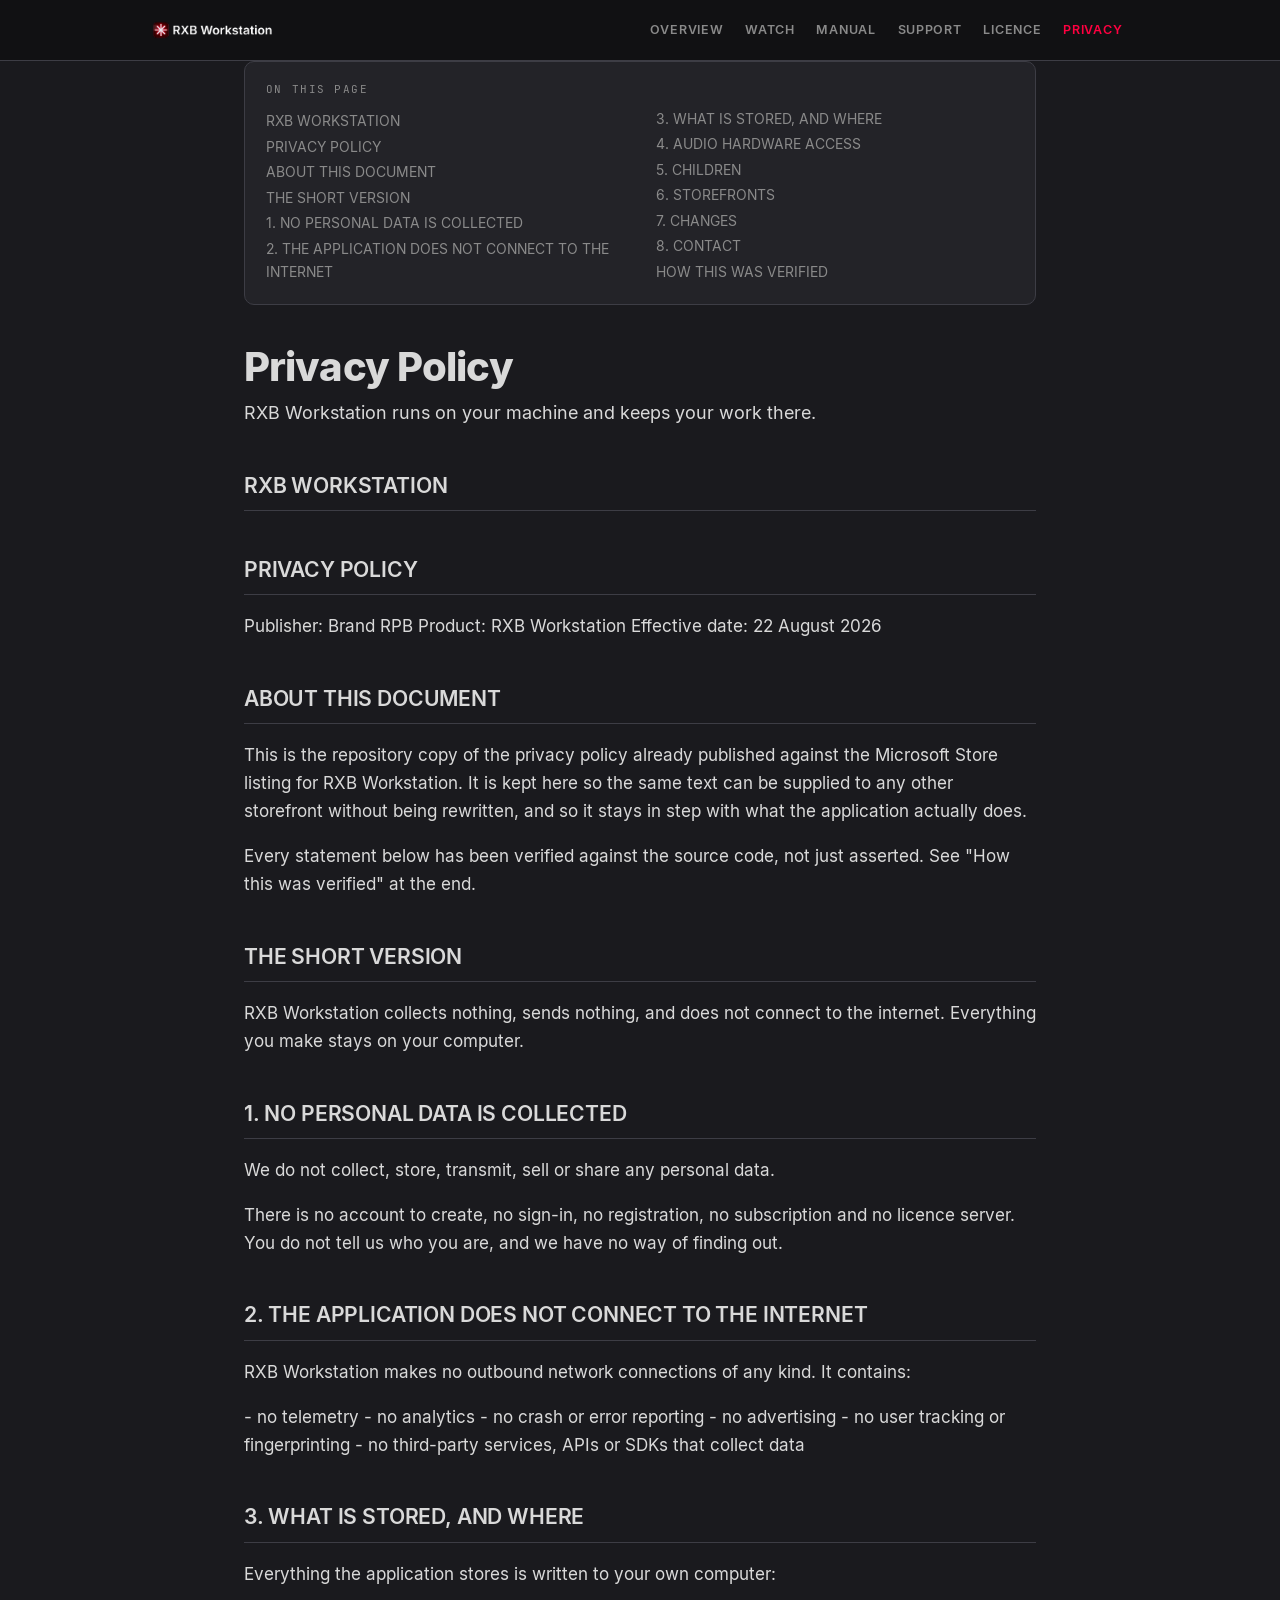
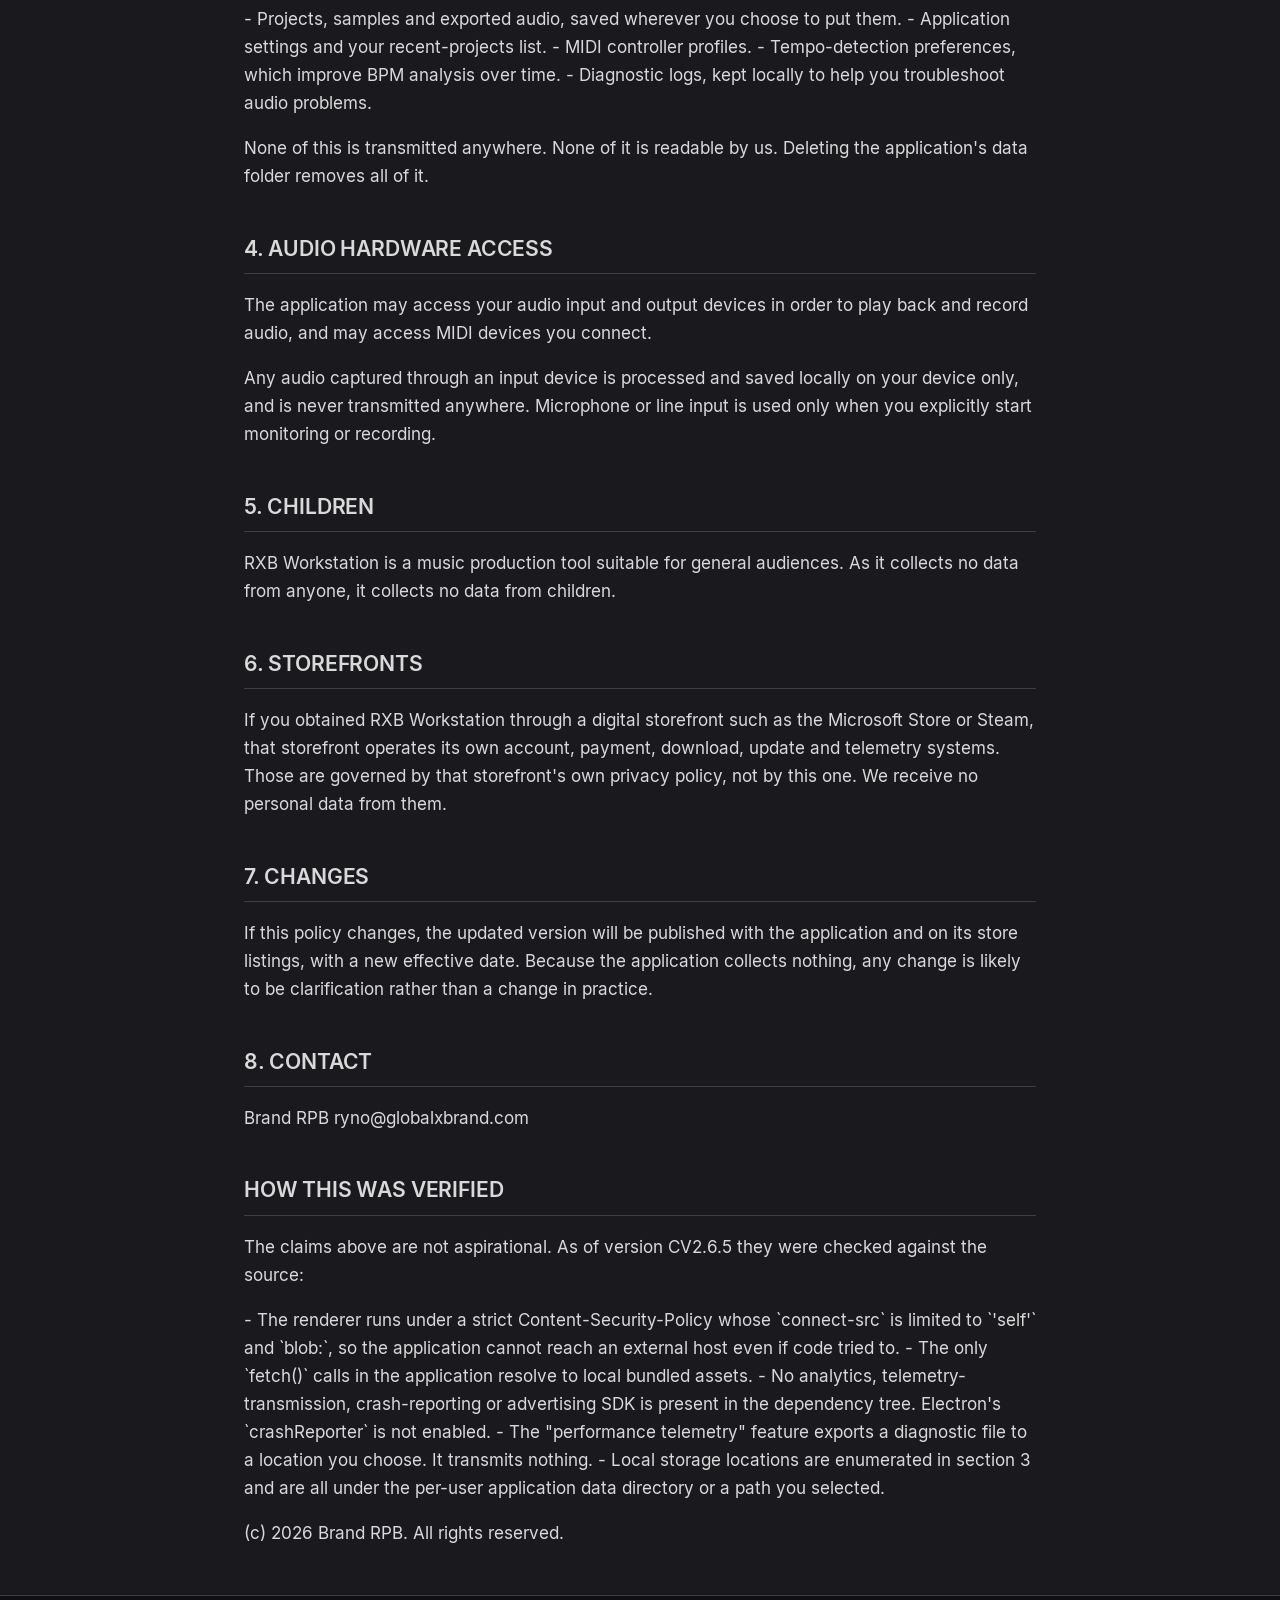
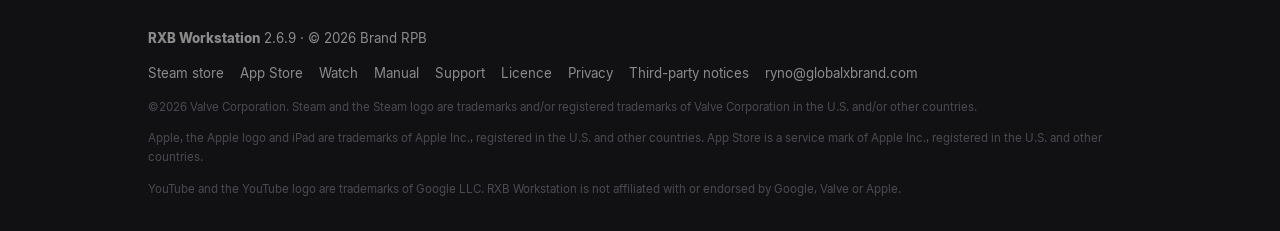
<file: privacy/index.html>
<!doctype html>
<html lang="en">
<head>
<meta charset="utf-8">
<meta name="viewport" content="width=device-width, initial-scale=1">
<title>RXB Workstation Privacy Policy</title>
<meta name="description" content="How RXB Workstation handles your data. It runs locally and does not collect personal information.">
<meta name="color-scheme" content="dark">
<meta property="og:title" content="RXB Workstation Privacy Policy">
<meta property="og:description" content="How RXB Workstation handles your data. It runs locally and does not collect personal information.">
<meta property="og:type" content="website">
<link rel="icon" href="../assets/img/icon.png">
<link rel="stylesheet" href="../assets/css/site.css?v=8fad82623c">
</head>
<body>
<a class="skip" href="#main">Skip to content</a>
<header class="site-head">
  <div class="wrap head-inner">
    <a class="brand" href="../">
      <img src="../assets/img/logo-white.png" alt="RXB Workstation" height="26">
    </a>
    <nav class="site-nav" aria-label="Main"><a href="../">Overview</a><a href="../watch/">Watch</a><a href="../manual/">Manual</a><a href="../support/">Support</a><a href="../eula/">Licence</a><a href="../privacy/" class="is-active">Privacy</a></nav>
  </div>
</header>
<main id="main" class="wrap">
<nav class="toc" aria-label="On this page"><p class="toc__title">On this page</p><ol><li><a href="#rxb-workstation">RXB WORKSTATION</a></li><li><a href="#privacy-policy">PRIVACY POLICY</a></li><li><a href="#about-this-document">ABOUT THIS DOCUMENT</a></li><li><a href="#the-short-version">THE SHORT VERSION</a></li><li><a href="#1-no-personal-data-is-collected">1. NO PERSONAL DATA IS COLLECTED</a></li><li><a href="#2-the-application-does-not-connect-to-the-internet">2. THE APPLICATION DOES NOT CONNECT TO THE INTERNET</a></li><li><a href="#3-what-is-stored-and-where">3. WHAT IS STORED, AND WHERE</a></li><li><a href="#4-audio-hardware-access">4. AUDIO HARDWARE ACCESS</a></li><li><a href="#5-children">5. CHILDREN</a></li><li><a href="#6-storefronts">6. STOREFRONTS</a></li><li><a href="#7-changes">7. CHANGES</a></li><li><a href="#8-contact">8. CONTACT</a></li><li><a href="#how-this-was-verified">HOW THIS WAS VERIFIED</a></li></ol></nav>
<div class="doc"><h1>Privacy Policy</h1>
<p class="lede">RXB Workstation runs on your machine and keeps your work there.</p>
<h2 id="rxb-workstation">RXB WORKSTATION<a class="anchor" href="#rxb-workstation" aria-label="Link to this section">#</a></h2>
<h2 id="privacy-policy">PRIVACY POLICY<a class="anchor" href="#privacy-policy" aria-label="Link to this section">#</a></h2>
<p>Publisher: Brand RPB Product: RXB Workstation Effective date: 22 August 2026</p>
<h2 id="about-this-document">ABOUT THIS DOCUMENT<a class="anchor" href="#about-this-document" aria-label="Link to this section">#</a></h2>
<p>This is the repository copy of the privacy policy already published against the Microsoft Store listing for RXB Workstation. It is kept here so the same text can be supplied to any other storefront without being rewritten, and so it stays in step with what the application actually does.</p>
<p>Every statement below has been verified against the source code, not just asserted. See &quot;How this was verified&quot; at the end.</p>
<h2 id="the-short-version">THE SHORT VERSION<a class="anchor" href="#the-short-version" aria-label="Link to this section">#</a></h2>
<p>RXB Workstation collects nothing, sends nothing, and does not connect to the internet. Everything you make stays on your computer.</p>
<h2 id="1-no-personal-data-is-collected">1. NO PERSONAL DATA IS COLLECTED<a class="anchor" href="#1-no-personal-data-is-collected" aria-label="Link to this section">#</a></h2>
<p>We do not collect, store, transmit, sell or share any personal data.</p>
<p>There is no account to create, no sign-in, no registration, no subscription and no licence server. You do not tell us who you are, and we have no way of finding out.</p>
<h2 id="2-the-application-does-not-connect-to-the-internet">2. THE APPLICATION DOES NOT CONNECT TO THE INTERNET<a class="anchor" href="#2-the-application-does-not-connect-to-the-internet" aria-label="Link to this section">#</a></h2>
<p>RXB Workstation makes no outbound network connections of any kind. It contains:</p>
<p>- no telemetry - no analytics - no crash or error reporting - no advertising - no user tracking or fingerprinting - no third-party services, APIs or SDKs that collect data</p>
<h2 id="3-what-is-stored-and-where">3. WHAT IS STORED, AND WHERE<a class="anchor" href="#3-what-is-stored-and-where" aria-label="Link to this section">#</a></h2>
<p>Everything the application stores is written to your own computer:</p>
<p>- Projects, samples and exported audio, saved wherever you choose to put them. - Application settings and your recent-projects list. - MIDI controller profiles. - Tempo-detection preferences, which improve BPM analysis over time. - Diagnostic logs, kept locally to help you troubleshoot audio problems.</p>
<p>None of this is transmitted anywhere. None of it is readable by us. Deleting the application's data folder removes all of it.</p>
<h2 id="4-audio-hardware-access">4. AUDIO HARDWARE ACCESS<a class="anchor" href="#4-audio-hardware-access" aria-label="Link to this section">#</a></h2>
<p>The application may access your audio input and output devices in order to play back and record audio, and may access MIDI devices you connect.</p>
<p>Any audio captured through an input device is processed and saved locally on your device only, and is never transmitted anywhere. Microphone or line input is used only when you explicitly start monitoring or recording.</p>
<h2 id="5-children">5. CHILDREN<a class="anchor" href="#5-children" aria-label="Link to this section">#</a></h2>
<p>RXB Workstation is a music production tool suitable for general audiences. As it collects no data from anyone, it collects no data from children.</p>
<h2 id="6-storefronts">6. STOREFRONTS<a class="anchor" href="#6-storefronts" aria-label="Link to this section">#</a></h2>
<p>If you obtained RXB Workstation through a digital storefront such as the Microsoft Store or Steam, that storefront operates its own account, payment, download, update and telemetry systems. Those are governed by that storefront's own privacy policy, not by this one. We receive no personal data from them.</p>
<h2 id="7-changes">7. CHANGES<a class="anchor" href="#7-changes" aria-label="Link to this section">#</a></h2>
<p>If this policy changes, the updated version will be published with the application and on its store listings, with a new effective date. Because the application collects nothing, any change is likely to be clarification rather than a change in practice.</p>
<h2 id="8-contact">8. CONTACT<a class="anchor" href="#8-contact" aria-label="Link to this section">#</a></h2>
<p>Brand RPB ryno@globalxbrand.com</p>
<h2 id="how-this-was-verified">HOW THIS WAS VERIFIED<a class="anchor" href="#how-this-was-verified" aria-label="Link to this section">#</a></h2>
<p>The claims above are not aspirational. As of version CV2.6.5 they were checked against the source:</p>
<p>- The renderer runs under a strict Content-Security-Policy whose `connect-src` is limited to `'self'` and `blob:`, so the application cannot reach an external host even if code tried to. - The only `fetch()` calls in the application resolve to local bundled assets. - No analytics, telemetry-transmission, crash-reporting or advertising SDK is present in the dependency tree. Electron's `crashReporter` is not enabled. - The &quot;performance telemetry&quot; feature exports a diagnostic file to a location you choose. It transmits nothing. - Local storage locations are enumerated in section 3 and are all under the per-user application data directory or a path you selected.</p>
<p>(c) 2026 Brand RPB. All rights reserved.</p></div>
</main>
<footer class="site-foot">
  <div class="wrap foot-inner">
    <p><strong>RXB Workstation</strong> 2.6.9 &middot; &copy; 2026 Brand RPB</p>
    <nav aria-label="Footer">
      <a href="https://store.steampowered.com/app/5157640/RXB_Workstation/">Steam store</a>
      <a href="https://apps.apple.com/app/id6834072824">App Store</a>
      <a href="../watch/">Watch</a>
      <a href="../manual/">Manual</a>
      <a href="../support/">Support</a>
      <a href="../eula/">Licence</a>
      <a href="../privacy/">Privacy</a>
      <a href="../licenses/">Third-party notices</a>
      <a href="mailto:ryno@globalxbrand.com">ryno@globalxbrand.com</a>
    </nav>
    <p class="foot-legal">&copy;2026 Valve Corporation. Steam and the Steam logo are trademarks and/or registered trademarks of Valve Corporation in the U.S. and/or other countries.</p>
    <p class="foot-legal">Apple, the Apple logo and iPad are trademarks of Apple Inc., registered in the U.S. and other countries. App Store is a service mark of Apple Inc., registered in the U.S. and other countries.</p>
    <p class="foot-legal">YouTube and the YouTube logo are trademarks of Google LLC. RXB Workstation is not affiliated with or endorsed by Google, Valve or Apple.</p>
  </div>
</footer>
</body>
</html>
</file>
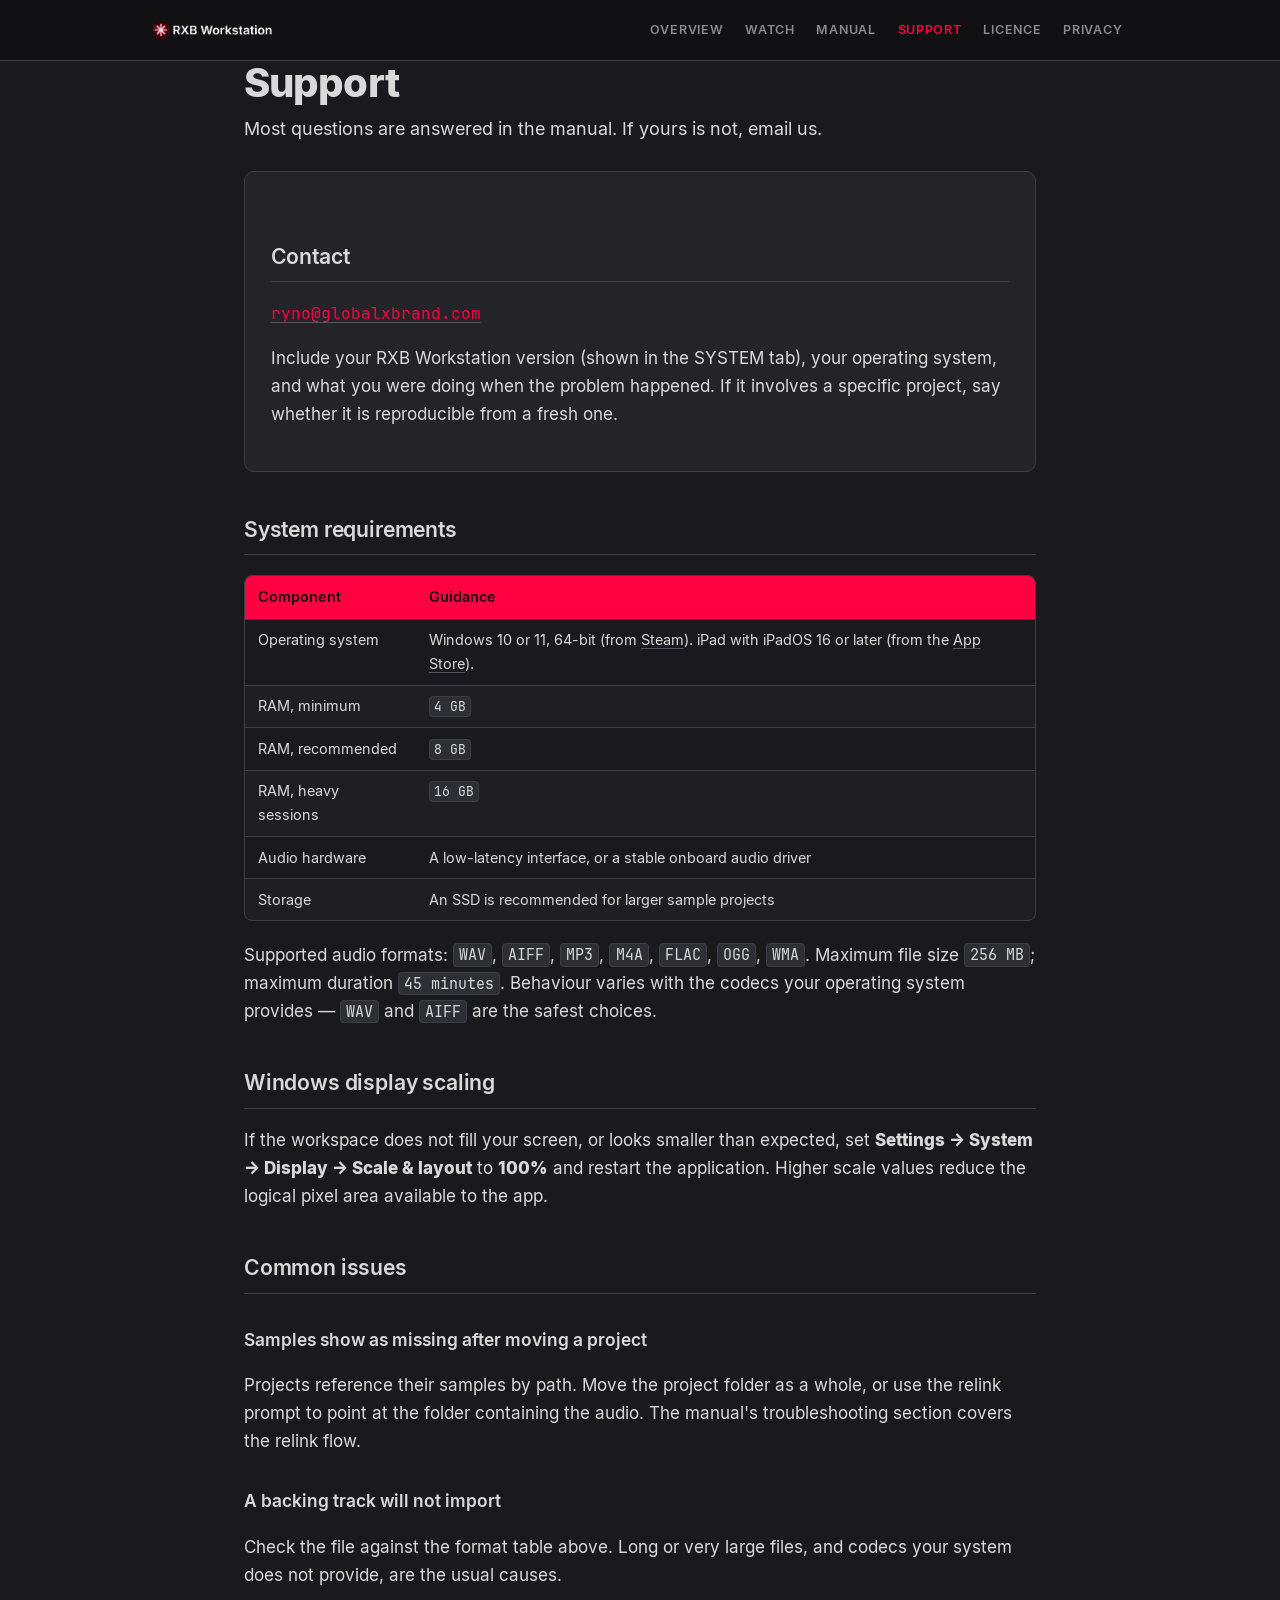
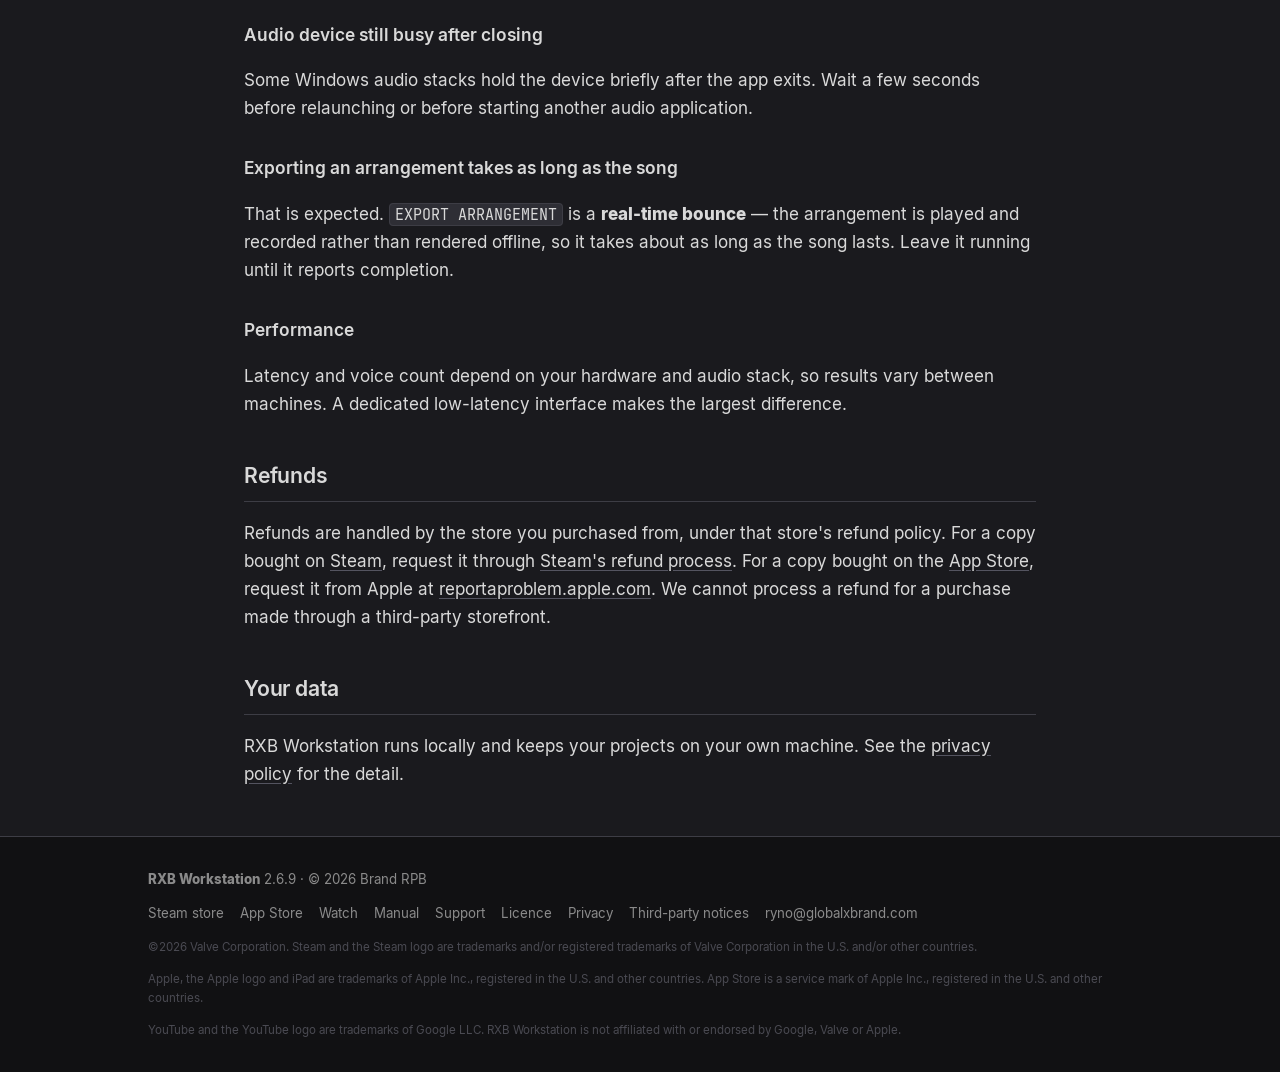
<file: support/index.html>
<!doctype html>
<html lang="en">
<head>
<meta charset="utf-8">
<meta name="viewport" content="width=device-width, initial-scale=1">
<title>RXB Workstation Support</title>
<meta name="description" content="Support for RXB Workstation: system requirements, common issues, and how to get help.">
<meta name="color-scheme" content="dark">
<meta property="og:title" content="RXB Workstation Support">
<meta property="og:description" content="Support for RXB Workstation: system requirements, common issues, and how to get help.">
<meta property="og:type" content="website">
<link rel="icon" href="../assets/img/icon.png">
<link rel="stylesheet" href="../assets/css/site.css?v=8fad82623c">
</head>
<body>
<a class="skip" href="#main">Skip to content</a>
<header class="site-head">
  <div class="wrap head-inner">
    <a class="brand" href="../">
      <img src="../assets/img/logo-white.png" alt="RXB Workstation" height="26">
    </a>
    <nav class="site-nav" aria-label="Main"><a href="../">Overview</a><a href="../watch/">Watch</a><a href="../manual/">Manual</a><a href="../support/" class="is-active">Support</a><a href="../eula/">Licence</a><a href="../privacy/">Privacy</a></nav>
  </div>
</header>
<main id="main" class="wrap">


<div class="doc">
<h1>Support</h1>
<p class="lede">Most questions are answered in the manual. If yours is not, email us.</p>

<section class="panel panel--contact">
  <h2 id="contact">Contact<a class="anchor" href="#contact">#</a></h2>
  <p><a class="mail" href="mailto:ryno@globalxbrand.com">ryno@globalxbrand.com</a></p>
  <p class="muted">Include your RXB Workstation version (shown in the SYSTEM tab), your operating system, and what you were doing when the problem happened. If it involves a specific project, say whether it is reproducible from a fresh one.</p>
</section>

<h2 id="requirements">System requirements<a class="anchor" href="#requirements">#</a></h2>
<div class="table-wrap"><table>
<thead><tr><th>Component</th><th>Guidance</th></tr></thead>
<tbody>
<tr><td>Operating system</td><td>Windows 10 or 11, 64-bit (from <a href="https://store.steampowered.com/app/5157640/RXB_Workstation/">Steam</a>). iPad with iPadOS 16 or later (from the <a href="https://apps.apple.com/app/id6834072824">App Store</a>).</td></tr>
<tr><td>RAM, minimum</td><td><code>4 GB</code></td></tr>
<tr><td>RAM, recommended</td><td><code>8 GB</code></td></tr>
<tr><td>RAM, heavy sessions</td><td><code>16 GB</code></td></tr>
<tr><td>Audio hardware</td><td>A low-latency interface, or a stable onboard audio driver</td></tr>
<tr><td>Storage</td><td>An SSD is recommended for larger sample projects</td></tr>
</tbody></table></div>

<p>Supported audio formats: <code>WAV</code>, <code>AIFF</code>, <code>MP3</code>, <code>M4A</code>, <code>FLAC</code>, <code>OGG</code>, <code>WMA</code>. Maximum file size <code>256 MB</code>; maximum duration <code>45 minutes</code>. Behaviour varies with the codecs your operating system provides &mdash; <code>WAV</code> and <code>AIFF</code> are the safest choices.</p>

<h2 id="display">Windows display scaling<a class="anchor" href="#display">#</a></h2>
<p>If the workspace does not fill your screen, or looks smaller than expected, set <strong>Settings &rarr; System &rarr; Display &rarr; Scale &amp; layout</strong> to <strong>100%</strong> and restart the application. Higher scale values reduce the logical pixel area available to the app.</p>

<h2 id="common">Common issues<a class="anchor" href="#common">#</a></h2>

<h3>Samples show as missing after moving a project</h3>
<p>Projects reference their samples by path. Move the project folder as a whole, or use the relink prompt to point at the folder containing the audio. The manual's troubleshooting section covers the relink flow.</p>

<h3>A backing track will not import</h3>
<p>Check the file against the format table above. Long or very large files, and codecs your system does not provide, are the usual causes.</p>

<h3>Audio device still busy after closing</h3>
<p>Some Windows audio stacks hold the device briefly after the app exits. Wait a few seconds before relaunching or before starting another audio application.</p>

<h3>Exporting an arrangement takes as long as the song</h3>
<p>That is expected. <code>EXPORT ARRANGEMENT</code> is a <strong>real-time bounce</strong> &mdash; the arrangement is played and recorded rather than rendered offline, so it takes about as long as the song lasts. Leave it running until it reports completion.</p>

<h3>Performance</h3>
<p>Latency and voice count depend on your hardware and audio stack, so results vary between machines. A dedicated low-latency interface makes the largest difference.</p>

<h2 id="refunds">Refunds<a class="anchor" href="#refunds">#</a></h2>
<p>Refunds are handled by the store you purchased from, under that store's refund policy. For a copy bought on <a href="https://store.steampowered.com/app/5157640/RXB_Workstation/">Steam</a>, request it through <a href="https://store.steampowered.com/steam_refunds/">Steam's refund process</a>. For a copy bought on the <a href="https://apps.apple.com/app/id6834072824">App Store</a>, request it from Apple at <a href="https://reportaproblem.apple.com/">reportaproblem.apple.com</a>. We cannot process a refund for a purchase made through a third-party storefront.</p>

<h2 id="privacy">Your data<a class="anchor" href="#privacy">#</a></h2>
<p>RXB Workstation runs locally and keeps your projects on your own machine. See the <a href="../privacy/">privacy policy</a> for the detail.</p>
</div>

</main>
<footer class="site-foot">
  <div class="wrap foot-inner">
    <p><strong>RXB Workstation</strong> 2.6.9 &middot; &copy; 2026 Brand RPB</p>
    <nav aria-label="Footer">
      <a href="https://store.steampowered.com/app/5157640/RXB_Workstation/">Steam store</a>
      <a href="https://apps.apple.com/app/id6834072824">App Store</a>
      <a href="../watch/">Watch</a>
      <a href="../manual/">Manual</a>
      <a href="../support/">Support</a>
      <a href="../eula/">Licence</a>
      <a href="../privacy/">Privacy</a>
      <a href="../licenses/">Third-party notices</a>
      <a href="mailto:ryno@globalxbrand.com">ryno@globalxbrand.com</a>
    </nav>
    <p class="foot-legal">&copy;2026 Valve Corporation. Steam and the Steam logo are trademarks and/or registered trademarks of Valve Corporation in the U.S. and/or other countries.</p>
    <p class="foot-legal">Apple, the Apple logo and iPad are trademarks of Apple Inc., registered in the U.S. and other countries. App Store is a service mark of Apple Inc., registered in the U.S. and other countries.</p>
    <p class="foot-legal">YouTube and the YouTube logo are trademarks of Google LLC. RXB Workstation is not affiliated with or endorsed by Google, Valve or Apple.</p>
  </div>
</footer>
</body>
</html>
</file>
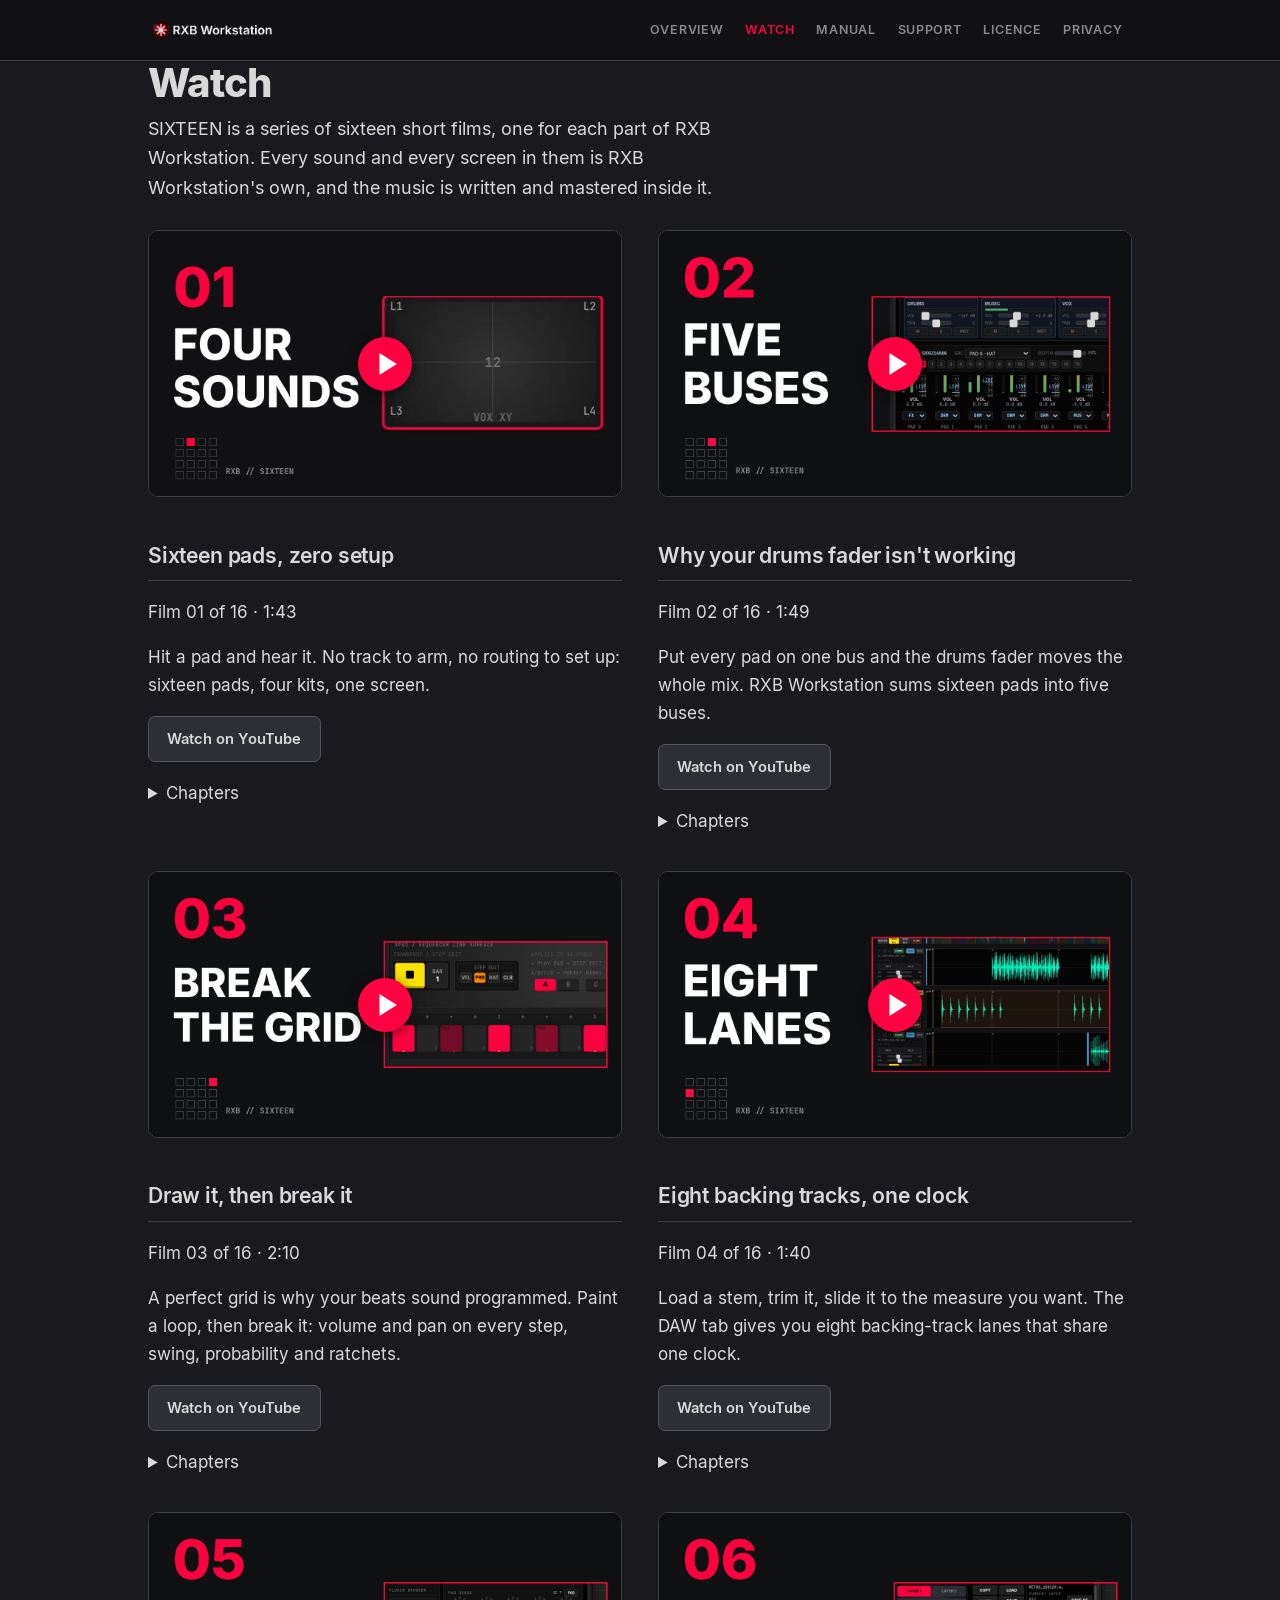
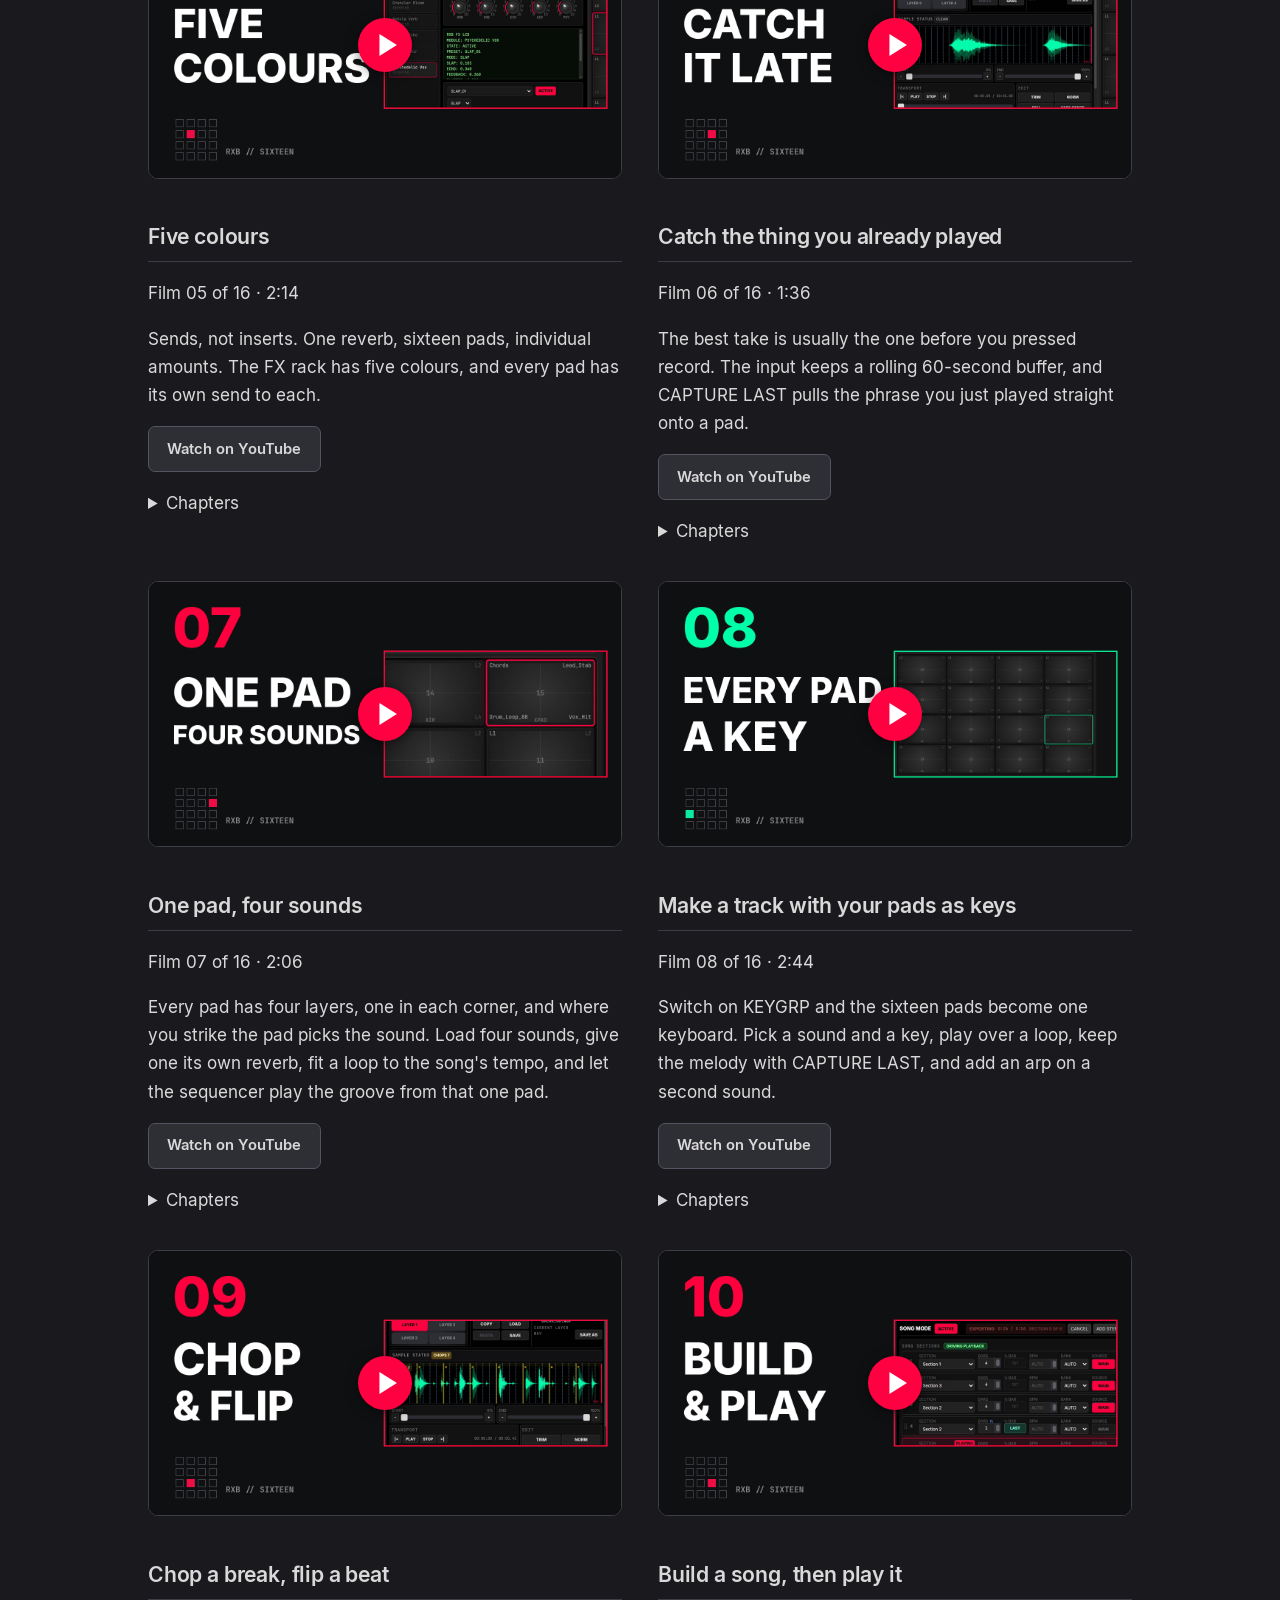
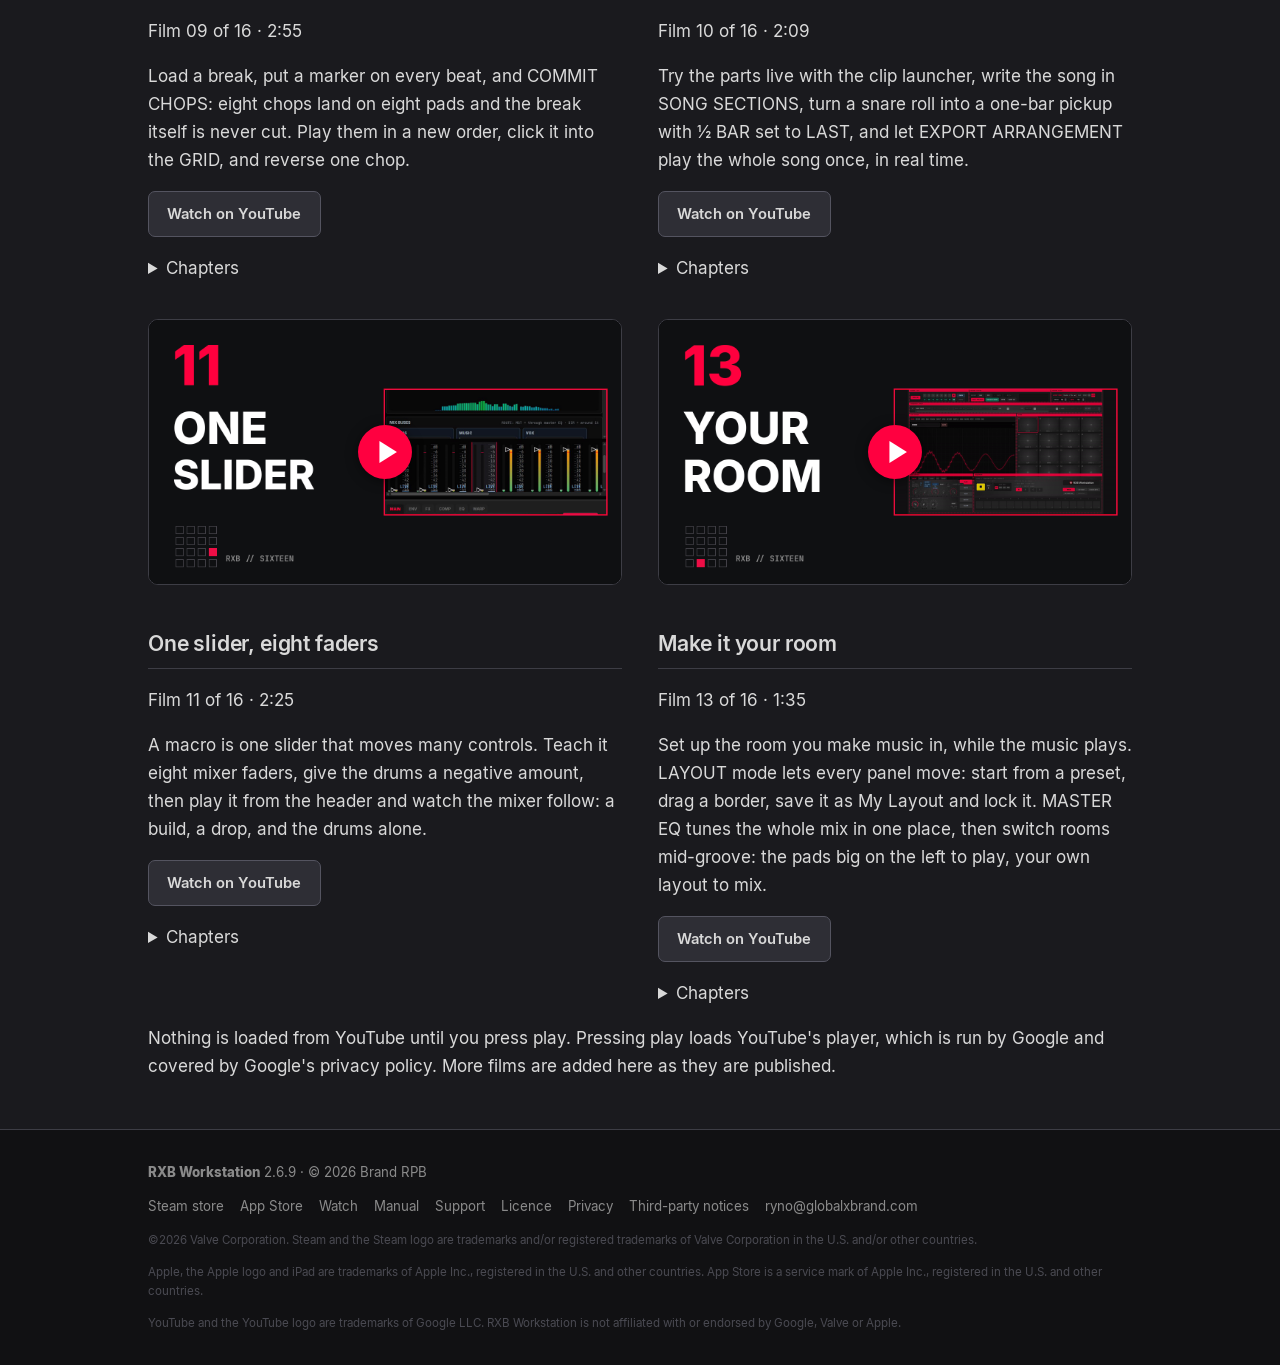
<file: watch/index.html>
<!doctype html>
<html lang="en">
<head>
<meta charset="utf-8">
<meta name="viewport" content="width=device-width, initial-scale=1">
<title>Watch - RXB Workstation films</title>
<meta name="description" content="SIXTEEN: a series of sixteen short films, one for each part of RXB Workstation. Films 01 to 11 and 13.">
<meta name="color-scheme" content="dark">
<meta property="og:title" content="Watch - RXB Workstation films">
<meta property="og:description" content="SIXTEEN: a series of sixteen short films, one for each part of RXB Workstation. Films 01 to 11 and 13.">
<meta property="og:type" content="website">
<link rel="icon" href="../assets/img/icon.png">
<link rel="stylesheet" href="../assets/css/site.css?v=8fad82623c">
</head>
<body>
<a class="skip" href="#main">Skip to content</a>
<header class="site-head">
  <div class="wrap head-inner">
    <a class="brand" href="../">
      <img src="../assets/img/logo-white.png" alt="RXB Workstation" height="26">
    </a>
    <nav class="site-nav" aria-label="Main"><a href="../">Overview</a><a href="../watch/" class="is-active">Watch</a><a href="../manual/">Manual</a><a href="../support/">Support</a><a href="../eula/">Licence</a><a href="../privacy/">Privacy</a></nav>
  </div>
</header>
<main id="main" class="wrap wrap--wide">


<div class="doc">
<h1>Watch</h1>
<p class="lede">SIXTEEN is a series of sixteen short films, one for each part of RXB Workstation. Every sound and every screen in them is RXB Workstation's own, and the music is written and mastered inside it.</p>

<div class="films">
<section class="film">
  <div class="video" id="film-01">
    <a class="video__play" href="https://youtu.be/3pBZtnB1dpY" data-yt="3pBZtnB1dpY" data-title="Sixteen pads, zero setup - RXB // 01" aria-label="Play: Sixteen pads, zero setup">
      <img src="../assets/img/film-01-thumb.png" width="1280" height="720" loading="lazy" alt="Film 01: four sounds beside pad 12 with its four layer corners, over the series marker with square 01 lit.">
      <span class="video__btn" aria-hidden="true"></span>
    </a>
  </div>
  <h2 id="film-01-title">Sixteen pads, zero setup<a class="anchor" href="#film-01-title">#</a></h2>
  <p class="muted">Film 01 of 16 &middot; 1:43</p>
  <p>Hit a pad and hear it. No track to arm, no routing to set up: sixteen pads, four kits, one screen.</p>
  <p><a class="btn btn--yt" href="https://youtu.be/3pBZtnB1dpY">Watch on YouTube</a></p>
  <details>
    <summary>Chapters</summary>
    <ul class="chapters">
      <li><code>0:00</code> Cold open</li>
      <li><code>0:08</code> Nothing to arm</li>
      <li><code>0:15</code> Four banks, four kits</li>
      <li><code>0:24</code> Velocity: how hard you hit it</li>
      <li><code>0:30</code> Play from the computer keyboard</li>
      <li><code>0:35</code> TUNE, CUTOFF, RESO, DRIVE</li>
      <li><code>0:57</code> One pad, four sounds</li>
      <li><code>1:17</code> Back to the groove</li>
    </ul>
  </details>
</section>

<section class="film">
  <div class="video" id="film-02">
    <a class="video__play" href="https://youtu.be/SqjEtFIvafo" data-yt="SqjEtFIvafo" data-title="Why your drums fader isn't working - RXB // 02" aria-label="Play: Why your drums fader isn't working">
      <img src="../assets/img/film-02-thumb.png" width="1280" height="720" loading="lazy" alt="Film 02: the MIXER with the DRUMS fader at minus infinity over the channel strips, beside the series marker with square 03 lit.">
      <span class="video__btn" aria-hidden="true"></span>
    </a>
  </div>
  <h2 id="film-02-title">Why your drums fader isn't working<a class="anchor" href="#film-02-title">#</a></h2>
  <p class="muted">Film 02 of 16 &middot; 1:49</p>
  <p>Put every pad on one bus and the drums fader moves the whole mix. RXB Workstation sums sixteen pads into five buses.</p>
  <p><a class="btn btn--yt" href="https://youtu.be/SqjEtFIvafo">Watch on YouTube</a></p>
  <details>
    <summary>Chapters</summary>
    <ul class="chapters">
      <li><code>0:00</code> Drums fader: the drums go, the 808 stays</li>
      <li><code>0:08</code> One bus for everything</li>
      <li><code>0:16</code> MASTER and delivery metering</li>
      <li><code>0:31</code> Five buses: DRUMS, MUSIC, VOX, FX, BACKING</li>
      <li><code>0:44</code> Channel strips and the BUS selector</li>
      <li><code>0:57</code> Sidechain: the kick ducks the 808</li>
      <li><code>1:16</code> MST / DIR: around the master EQ, never around the limiter</li>
      <li><code>1:35</code> The mix</li>
    </ul>
  </details>
</section>

<section class="film">
  <div class="video" id="film-03">
    <a class="video__play" href="https://youtu.be/rGec2vocJ7k" data-yt="rGec2vocJ7k" data-title="Draw it, then break it - RXB // 03" aria-label="Play: Draw it, then break it">
      <img src="../assets/img/film-03-thumb.png" width="1280" height="720" loading="lazy" alt="Film 03: the step editor with PROBABILITY armed and the hat steps at 80 percent, beside the title Break the grid and the series marker with square 04 lit.">
      <span class="video__btn" aria-hidden="true"></span>
    </a>
  </div>
  <h2 id="film-03-title">Draw it, then break it<a class="anchor" href="#film-03-title">#</a></h2>
  <p class="muted">Film 03 of 16 &middot; 2:10</p>
  <p>A perfect grid is why your beats sound programmed. Paint a loop, then break it: volume and pan on every step, swing, probability and ratchets.</p>
  <p><a class="btn btn--yt" href="https://youtu.be/rGec2vocJ7k">Watch on YouTube</a></p>
  <details>
    <summary>Chapters</summary>
    <ul class="chapters">
      <li><code>0:00</code> A stiff grid, and painting the loop step by step</li>
      <li><code>0:31</code> Volume and pan on every step</li>
      <li><code>1:11</code> Swing, and probability per step</li>
      <li><code>1:24</code> Ratchets and the STEP PERF surface</li>
      <li><code>1:42</code> The turn: 80% on the snare, then eight bars</li>
    </ul>
  </details>
</section>

<section class="film">
  <div class="video" id="film-04">
    <a class="video__play" href="https://youtu.be/F1mDzMwNpng" data-yt="F1mDzMwNpng" data-title="Eight backing tracks, one clock - RXB // 04" aria-label="Play: Eight backing tracks, one clock">
      <img src="../assets/img/film-04-thumb.png" width="1280" height="720" loading="lazy" alt="Film 04: the DAW lanes with the chords clip slid four bars late and the lead clip trimmed, beside the title Eight lanes and the series marker with square 05 lit.">
      <span class="video__btn" aria-hidden="true"></span>
    </a>
  </div>
  <h2 id="film-04-title">Eight backing tracks, one clock<a class="anchor" href="#film-04-title">#</a></h2>
  <p class="muted">Film 04 of 16 &middot; 1:40</p>
  <p>Load a stem, trim it, slide it to the measure you want. The DAW tab gives you eight backing-track lanes that share one clock.</p>
  <p><a class="btn btn--yt" href="https://youtu.be/F1mDzMwNpng">Watch on YouTube</a></p>
  <details>
    <summary>Chapters</summary>
    <ul class="chapters">
      <li><code>0:00</code> An empty DAW, and the song's sections already drawn</li>
      <li><code>0:08</code> Load a stem into each lane, linked on one clock</li>
      <li><code>0:36</code> Ruler: bars and measures</li>
      <li><code>0:43</code> CLIP: trim a stem</li>
      <li><code>0:51</code> MOVE: put it at the measure you want</li>
      <li><code>1:15</code> Solo and mute</li>
      <li><code>1:23</code> Volume and pan, per lane</li>
      <li><code>1:30</code> One clock</li>
    </ul>
  </details>
</section>

<section class="film">
  <div class="video" id="film-05">
    <a class="video__play" href="https://youtu.be/GeEku4GcOLs" data-yt="GeEku4GcOLs" data-title="Five colours - RXB // 05" aria-label="Play: Five colours">
      <img src="../assets/img/film-05-thumb.png" width="1280" height="720" loading="lazy" alt="Film 05: the plugin browser with five modules inserted and the five pad send knobs up, beside the title Five colours and the series marker with square 06 lit.">
      <span class="video__btn" aria-hidden="true"></span>
    </a>
  </div>
  <h2 id="film-05-title">Five colours<a class="anchor" href="#film-05-title">#</a></h2>
  <p class="muted">Film 05 of 16 &middot; 2:14</p>
  <p>Sends, not inserts. One reverb, sixteen pads, individual amounts. The FX rack has five colours, and every pad has its own send to each.</p>
  <p><a class="btn btn--yt" href="https://youtu.be/GeEku4GcOLs">Watch on YouTube</a></p>
  <details>
    <summary>Chapters</summary>
    <ul class="chapters">
      <li><code>0:00</code> A dry loop, then the same loop through all five</li>
      <li><code>0:15</code> Load the modules from the plugin browser</li>
      <li><code>0:25</code> Granular Bloom: one send, one colour</li>
      <li><code>0:39</code> Nebula Verb</li>
      <li><code>0:53</code> Vector Echo</li>
      <li><code>1:07</code> Bedroom Air</li>
      <li><code>1:21</code> Psychedelic Vox</li>
      <li><code>1:35</code> All five sends at once</li>
      <li><code>1:49</code> XY WRITE: record where you play the pad</li>
    </ul>
  </details>
</section>

<section class="film">
  <div class="video" id="film-06">
    <a class="video__play" href="https://youtu.be/0p6TpXb-HdM" data-yt="0p6TpXb-HdM" data-title="Catch the thing you already played - RXB // 06" aria-label="Play: Catch the thing you already played">
      <img src="../assets/img/film-06-thumb.png" width="1280" height="720" loading="lazy" alt="Film 06: the sample tab with the captured phrase's waveform, beside the title Catch it late and the series marker with square 07 lit.">
      <span class="video__btn" aria-hidden="true"></span>
    </a>
  </div>
  <h2 id="film-06-title">Catch the thing you already played<a class="anchor" href="#film-06-title">#</a></h2>
  <p class="muted">Film 06 of 16 &middot; 1:36</p>
  <p>The best take is usually the one before you pressed record. The input keeps a rolling 60-second buffer, and CAPTURE LAST pulls the phrase you just played straight onto a pad.</p>
  <p><a class="btn btn--yt" href="https://youtu.be/0p6TpXb-HdM">Watch on YouTube</a></p>
  <details>
    <summary>Chapters</summary>
    <ul class="chapters">
      <li><code>0:00</code> Play a phrase, press CAPTURE LAST: it is on a pad</li>
      <li><code>0:10</code> START MON: monitor the input, the RETRO buffer fills</li>
      <li><code>0:28</code> Target pad, layer and seconds</li>
      <li><code>0:31</code> CAPTURE LAST</li>
      <li><code>0:36</code> Play it back, then into a groove</li>
      <li><code>0:56</code> RESAMPLE MIX: bounce four bars of the mix to one pad</li>
      <li><code>1:17</code> CHOP TO PADS: eight slices</li>
      <li><code>1:22</code> The slices, played in order</li>
    </ul>
  </details>
</section>

<section class="film">
  <div class="video" id="film-07">
    <a class="video__play" href="https://youtu.be/pnbJxTxrrPU" data-yt="pnbJxTxrrPU" data-title="One pad, four sounds - RXB // 07" aria-label="Play: One pad, four sounds">
      <img src="../assets/img/film-07-thumb.png" width="1280" height="720" loading="lazy" alt="Film 07: pad 15 with its four layer names in the corners, Chords, Lead_Stab, Drum_Loop_88 and Vox_Hit, beside the title One pad, four sounds and the series marker with square 08 lit.">
      <span class="video__btn" aria-hidden="true"></span>
    </a>
  </div>
  <h2 id="film-07-title">One pad, four sounds<a class="anchor" href="#film-07-title">#</a></h2>
  <p class="muted">Film 07 of 16 &middot; 2:06</p>
  <p>Every pad has four layers, one in each corner, and where you strike the pad picks the sound. Load four sounds, give one its own reverb, fit a loop to the song's tempo, and let the sequencer play the groove from that one pad.</p>
  <p><a class="btn btn--yt" href="https://youtu.be/pnbJxTxrrPU">Watch on YouTube</a></p>
  <details>
    <summary>Chapters</summary>
    <ul class="chapters">
      <li><code>0:00</code> One pad, four sounds</li>
      <li><code>0:11</code> Load a sound into each layer</li>
      <li><code>0:35</code> Every layer has its own settings</li>
      <li><code>0:53</code> Fit an 88 BPM loop to 100 with MATCH BPM</li>
      <li><code>1:03</code> COPY PAD, and a choke group</li>
      <li><code>1:24</code> The groove, played from the one pad</li>
    </ul>
  </details>
</section>

<section class="film">
  <div class="video" id="film-08">
    <a class="video__play" href="https://youtu.be/5wWL8gdCNRg" data-yt="5wWL8gdCNRg" data-title="Make a track with your pads as keys - RXB // 08" aria-label="Play: Make a track with your pads as keys">
      <img src="../assets/img/film-08-thumb.png" width="1280" height="720" loading="lazy" alt="Film 08: the sixteen pads relabelled as the notes A3 to B5 with one key framed in mint, beside the title Every pad a key and the series marker with square 09 lit.">
      <span class="video__btn" aria-hidden="true"></span>
    </a>
  </div>
  <h2 id="film-08-title">Make a track with your pads as keys<a class="anchor" href="#film-08-title">#</a></h2>
  <p class="muted">Film 08 of 16 &middot; 2:44</p>
  <p>Switch on KEYGRP and the sixteen pads become one keyboard. Pick a sound and a key, play over a loop, keep the melody with CAPTURE LAST, and add an arp on a second sound.</p>
  <p><a class="btn btn--yt" href="https://youtu.be/5wWL8gdCNRg">Watch on YouTube</a></p>
  <details>
    <summary>Chapters</summary>
    <ul class="chapters">
      <li><code>0:00</code> The finished track</li>
      <li><code>0:20</code> KEYGRP on: a sound and a key</li>
      <li><code>0:30</code> Play in key</li>
      <li><code>0:48</code> A beat and a melody</li>
      <li><code>1:04</code> CAPTURE LAST: keep what you played</li>
      <li><code>1:27</code> Add a layer: the arp</li>
      <li><code>1:50</code> The track</li>
    </ul>
  </details>
</section>

<section class="film">
  <div class="video" id="film-09">
    <a class="video__play" href="https://youtu.be/ZXmPQJnKJhk" data-yt="ZXmPQJnKJhk" data-title="Chop a break, flip a beat - RXB // 09" aria-label="Play: Chop a break, flip a beat">
      <img src="../assets/img/film-09-thumb.png" width="1280" height="720" loading="lazy" alt="Film 09: the break's waveform with a chop marker on every beat, beside the title Chop and flip and the series marker with square 10 lit.">
      <span class="video__btn" aria-hidden="true"></span>
    </a>
  </div>
  <h2 id="film-09-title">Chop a break, flip a beat<a class="anchor" href="#film-09-title">#</a></h2>
  <p class="muted">Film 09 of 16 &middot; 2:55</p>
  <p>Load a break, put a marker on every beat, and COMMIT CHOPS: eight chops land on eight pads and the break itself is never cut. Play them in a new order, click it into the GRID, and reverse one chop.</p>
  <p><a class="btn btn--yt" href="https://youtu.be/ZXmPQJnKJhk">Watch on YouTube</a></p>
  <details>
    <summary>Chapters</summary>
    <ul class="chapters">
      <li><code>0:00</code> The finished beat</li>
      <li><code>0:19</code> Load a break</li>
      <li><code>0:35</code> Chop it on the beat</li>
      <li><code>0:51</code> In order, then a new order</li>
      <li><code>1:18</code> Click it into the GRID</li>
      <li><code>1:39</code> Reverse one chop, then the beat</li>
    </ul>
  </details>
</section>

<section class="film">
  <div class="video" id="film-10">
    <a class="video__play" href="https://youtu.be/j-Q6kXdlICQ" data-yt="j-Q6kXdlICQ" data-title="Build a song, then play it - RXB // 10" aria-label="Play: Build a song, then play it">
      <img src="../assets/img/film-10-thumb.png" width="1280" height="720" loading="lazy" alt="Film 10: the song list during the export, the pickup row set to LAST and the chorus row playing, beside the title Build and play and the series marker with square 11 lit.">
      <span class="video__btn" aria-hidden="true"></span>
    </a>
  </div>
  <h2 id="film-10-title">Build a song, then play it<a class="anchor" href="#film-10-title">#</a></h2>
  <p class="muted">Film 10 of 16 &middot; 2:09</p>
  <p>Try the parts live with the clip launcher, write the song in SONG SECTIONS, turn a snare roll into a one-bar pickup with &frac12; BAR set to LAST, and let EXPORT ARRANGEMENT play the whole song once, in real time.</p>
  <p><a class="btn btn--yt" href="https://youtu.be/j-Q6kXdlICQ">Watch on YouTube</a></p>
  <details>
    <summary>Chapters</summary>
    <ul class="chapters">
      <li><code>0:00</code> The finished song</li>
      <li><code>0:19</code> The parts, live</li>
      <li><code>0:39</code> Write the song</li>
      <li><code>0:52</code> The pickup</li>
      <li><code>1:10</code> Export: the song, played once</li>
    </ul>
  </details>
</section>

<section class="film">
  <div class="video" id="film-11">
    <a class="video__play" href="https://youtu.be/4KX1tH8rzW8" data-yt="4KX1tH8rzW8" data-title="One slider, eight faders - RXB // 11" aria-label="Play: One slider, eight faders">
      <img src="../assets/img/film-11-thumb.png" width="1280" height="720" loading="lazy" alt="Film 11: eight mixer faders near the top of a build, four drums at the floor and four chords at the top, beside the title One slider and the series marker with square 12 lit.">
      <span class="video__btn" aria-hidden="true"></span>
    </a>
  </div>
  <h2 id="film-11-title">One slider, eight faders<a class="anchor" href="#film-11-title">#</a></h2>
  <p class="muted">Film 11 of 16 &middot; 2:25</p>
  <p>A macro is one slider that moves many controls. Teach it eight mixer faders, give the drums a negative amount, then play it from the header and watch the mixer follow: a build, a drop, and the drums alone.</p>
  <p><a class="btn btn--yt" href="https://youtu.be/4KX1tH8rzW8">Watch on YouTube</a></p>
  <details>
    <summary>Chapters</summary>
    <ul class="chapters">
      <li><code>0:00</code> One slider, eight faders</li>
      <li><code>0:19</code> Teach it: LEARN, then touch the faders</li>
      <li><code>1:00</code> Negative amounts</li>
      <li><code>1:19</code> Play it from the header</li>
    </ul>
  </details>
</section>

<section class="film">
  <div class="video" id="film-13">
    <a class="video__play" href="https://youtu.be/ZytmqiOTbBI" data-yt="ZytmqiOTbBI" data-title="Make it your room - RXB // 13" aria-label="Play: Make it your room">
      <img src="../assets/img/film-13-thumb.png" width="1280" height="720" loading="lazy" alt="Film 13: the whole workspace in LAYOUT mode with every panel outlined in red, beside the title Your Room and the series marker with square 13 lit.">
      <span class="video__btn" aria-hidden="true"></span>
    </a>
  </div>
  <h2 id="film-13-title">Make it your room<a class="anchor" href="#film-13-title">#</a></h2>
  <p class="muted">Film 13 of 16 &middot; 1:35</p>
  <p>Set up the room you make music in, while the music plays. LAYOUT mode lets every panel move: start from a preset, drag a border, save it as My Layout and lock it. MASTER EQ tunes the whole mix in one place, then switch rooms mid-groove: the pads big on the left to play, your own layout to mix.</p>
  <p><a class="btn btn--yt" href="https://youtu.be/ZytmqiOTbBI">Watch on YouTube</a></p>
  <details>
    <summary>Chapters</summary>
    <ul class="chapters">
      <li><code>0:00</code> Make it your room</li>
      <li><code>0:09</code> Arrange: presets, a border, My Layout</li>
      <li><code>0:22</code> Tune: MASTER EQ</li>
      <li><code>0:42</code> Switch rooms mid-groove</li>
    </ul>
  </details>
</section>
</div>

<p class="muted">Nothing is loaded from YouTube until you press play. Pressing play loads YouTube's player, which is run by Google and covered by Google's privacy policy. More films are added here as they are published.</p>
</div>
<script>
document.querySelectorAll(".video__play").forEach(function (a) {
  a.addEventListener("click", function (e) {
    e.preventDefault();
    var f = document.createElement("iframe");
    f.src = "https://www.youtube-nocookie.com/embed/" + a.dataset.yt + "?autoplay=1&rel=0";
    f.title = a.dataset.title;
    f.allow = "autoplay; encrypted-media; picture-in-picture; fullscreen";
    f.allowFullscreen = true;
    f.referrerPolicy = "strict-origin-when-cross-origin";
    a.parentNode.replaceChild(f, a);
  });
});
</script>

</main>
<footer class="site-foot">
  <div class="wrap foot-inner">
    <p><strong>RXB Workstation</strong> 2.6.9 &middot; &copy; 2026 Brand RPB</p>
    <nav aria-label="Footer">
      <a href="https://store.steampowered.com/app/5157640/RXB_Workstation/">Steam store</a>
      <a href="https://apps.apple.com/app/id6834072824">App Store</a>
      <a href="../watch/">Watch</a>
      <a href="../manual/">Manual</a>
      <a href="../support/">Support</a>
      <a href="../eula/">Licence</a>
      <a href="../privacy/">Privacy</a>
      <a href="../licenses/">Third-party notices</a>
      <a href="mailto:ryno@globalxbrand.com">ryno@globalxbrand.com</a>
    </nav>
    <p class="foot-legal">&copy;2026 Valve Corporation. Steam and the Steam logo are trademarks and/or registered trademarks of Valve Corporation in the U.S. and/or other countries.</p>
    <p class="foot-legal">Apple, the Apple logo and iPad are trademarks of Apple Inc., registered in the U.S. and other countries. App Store is a service mark of Apple Inc., registered in the U.S. and other countries.</p>
    <p class="foot-legal">YouTube and the YouTube logo are trademarks of Google LLC. RXB Workstation is not affiliated with or endorsed by Google, Valve or Apple.</p>
  </div>
</footer>
</body>
</html>
</file>
<file: assets/css/site.css>
/* RXB Workstation - site styles.
   Colour tokens and type stack are taken from BRAND_GUIDELINES.md. Semantic
   accents (transport yellow, KEYGRP mint) are deliberately NOT used here: the
   guidelines reserve them for specific in-app meanings, and using them as web
   decoration would break that discipline. */

@font-face{font-family:'Inter';src:url('../fonts/Inter-Regular.ttf') format('truetype');font-weight:400;font-display:swap}
@font-face{font-family:'Inter';src:url('../fonts/Inter-SemiBold.ttf') format('truetype');font-weight:600;font-display:swap}
@font-face{font-family:'Inter';src:url('../fonts/Inter-ExtraBold.ttf') format('truetype');font-weight:800;font-display:swap}
@font-face{font-family:'JetBrains Mono';src:url('../fonts/JetBrainsMono-Regular.ttf') format('truetype');font-weight:400;font-display:swap}

:root{
  --accent:#FF0040; --accent-dim:#AA0020;
  --nav:#111113; --base:#1A1A1E; --panel:#232328; --widget:#2E2E35; --hover:#3A3A42;
  --text:#D9D9D9; --text-2:#8A8A8A; --text-off:#4A4A52; --on-accent:#111113;
  --line:#3D3D45; --line-strong:#545460;
  --ui:'Inter',-apple-system,BlinkMacSystemFont,'Segoe UI',Roboto,Helvetica,Arial,sans-serif;
  --mono:'JetBrains Mono','Cascadia Code','Fira Code','SF Mono',Menlo,Consolas,'Liberation Mono','Courier New',monospace;
  --maxw:52rem;
}
*{box-sizing:border-box}
html{-webkit-text-size-adjust:100%}
body{margin:0;background:var(--base);color:var(--text);font-family:var(--ui);
  font-size:17px;line-height:1.65;overflow-wrap:break-word}
img{max-width:100%;height:auto}
a{color:var(--text);text-decoration-color:var(--line-strong);text-underline-offset:3px}
a:hover{color:#fff;text-decoration-color:var(--accent)}
code{font-family:var(--mono);font-size:.88em;background:var(--widget);
  border:1px solid var(--line);border-radius:4px;padding:.08em .34em;
  overflow-wrap:anywhere}
pre{background:var(--nav);border:1px solid var(--line);border-radius:8px;
  padding:1rem;overflow-x:auto}
pre code{background:none;border:0;padding:0;font-size:.82em;line-height:1.55}
pre.plain{white-space:pre-wrap;font-family:var(--mono);font-size:.78rem;color:var(--text-2)}
hr{border:0;border-top:1px solid var(--line);margin:2.5rem 0}
blockquote{margin:1.25rem 0;padding:.35rem 0 .35rem 1.1rem;border-left:3px solid var(--line-strong);color:var(--text-2)}
.skip{position:absolute;left:-9999px}
.skip:focus{left:1rem;top:1rem;background:var(--accent);color:var(--on-accent);padding:.6rem 1rem;z-index:20;border-radius:6px}
.muted{color:var(--text-2)}

.wrap{max-width:var(--maxw);margin:0 auto;padding:0 1.25rem}
.wrap--wide{max-width:64rem}

/* header */
.site-head{position:sticky;top:0;z-index:10;background:var(--nav);
  border-bottom:1px solid var(--line)}
.head-inner{display:flex;align-items:center;justify-content:space-between;
  gap:1rem;min-height:60px;max-width:64rem}
.brand{display:flex;align-items:center;text-decoration:none;flex:0 0 auto}
/* The generic img{height:auto} rule above outranks the HTML height
   attribute, so the wordmark must be sized in CSS or it renders at its
   natural width and pushes the nav into a column. */
.brand img{display:block;height:26px;width:auto;max-width:none}
.site-nav{display:flex;flex-wrap:wrap;gap:.15rem}
.site-nav a{font-size:.78rem;font-weight:600;letter-spacing:.06em;
  text-transform:uppercase;color:var(--text-2);text-decoration:none;
  padding:.45rem .6rem;border-radius:5px}
.site-nav a:hover{color:var(--text);background:var(--widget)}
.site-nav a.is-active{color:var(--accent)}
.films{display:grid;grid-template-columns:repeat(2,minmax(0,1fr));gap:2.25rem;margin:1.5rem 0 1rem;align-items:start}
.film{margin:0}
.film h2{margin-top:1rem}
.films .chapters{columns:1}
.films .video__btn{width:54px;height:54px;margin:-27px 0 0 -27px}
@media(max-width:760px){.films{grid-template-columns:1fr;gap:2.5rem}}
.video{position:relative;aspect-ratio:16/9;background:#000;border:1px solid var(--line);border-radius:10px;overflow:hidden}
.video iframe,.video__play{position:absolute;inset:0;width:100%;height:100%;border:0;display:block}
.video__play img{width:100%;height:100%;object-fit:cover;display:block}
.video__btn{position:absolute;left:50%;top:50%;width:68px;height:68px;margin:-34px 0 0 -34px;
  background:var(--accent) url("data:image/svg+xml,%3Csvg xmlns='http://www.w3.org/2000/svg' viewBox='0 0 68 68'%3E%3Cpath fill='white' d='M27 20l22 14-22 14z'/%3E%3C/svg%3E") center/100% 100% no-repeat;
  border-radius:50%;box-shadow:0 2px 12px rgba(0,0,0,.5);transition:transform .12s}
.video__play:hover .video__btn,.video__play:focus-visible .video__btn{transform:scale(1.08)}
.video__play:focus-visible{outline:2px solid var(--accent);outline-offset:-2px}
.chapters{list-style:none;padding:0;margin:.6rem 0 0;columns:2;column-gap:2rem}
.chapters li{margin:.25rem 0;break-inside:avoid}
@media(max-width:640px){.chapters{columns:1}}

main{padding:2.5rem 0 4rem}

/* hero */
.hero{padding:2rem 0 3rem;border-bottom:1px solid var(--line);margin-bottom:3rem}
.kicker a{color:var(--accent);text-decoration:none}
.kicker a:hover{text-decoration:underline}
.kicker{font-family:var(--mono);font-size:.74rem;letter-spacing:.16em;
  text-transform:uppercase;color:var(--text-2);margin:0 0 1rem}
h1{font-weight:800;letter-spacing:-.022em;line-height:1.08;margin:0 0 1rem;
  font-size:clamp(2.1rem,6vw,3.4rem)}
.lede{font-size:1.12rem;color:var(--text-2);max-width:38rem;margin:0 0 1.75rem}
.cta-row{display:flex;flex-wrap:wrap;gap:.7rem;margin:0;align-items:stretch}
/* Buy on Steam: one link, two segments. The logo segment keeps Valve's
   clear space - at least the locomotive-crank diameter (about a quarter of
   the logo height, ~10.25px at 41px) on every side, white on black - and the
   words sit in their own segment, outside that clear space.
   KNOWN DEVIATION (owner, 24 Nov 2026): the logo is 41px tall, below Valve's
   50px on-screen minimum, so the button is 64px (41 + 2x10.5 + 2x1 border)
   and matches the App Store badge at a smaller size. To restore Valve's
   minimum: 50px logo, 14px 18px padding, and the badge back to 80px with a
   20px gap. See brand/steam/README.md. */
.steam-buy{display:inline-flex;align-items:stretch;border:1px solid var(--line-strong);
  border-radius:7px;overflow:hidden;text-decoration:none}
.steam-buy__logo{display:flex;align-items:center;padding:10.5px 14px;background:#000;line-height:0}
.steam-buy__logo img{display:block;height:41px;width:auto;max-width:none}
.steam-buy__label{display:flex;align-items:center;justify-content:center;padding:0 1.4rem;
  background:var(--accent);color:var(--on-accent);font-weight:600;font-size:.92rem}
.steam-buy:hover .steam-buy__label{background:#ff2457}
.steam-buy:hover{border-color:var(--text-2)}
.steam-buy:focus-visible{outline:2px solid var(--accent);outline-offset:2px}
/* App Store badge: Apple's artwork, unaltered, 64px tall - the Buy on Steam
   button's full height, so the two sit as a matched pair (owner, 24 Nov
   2026: same heights, then smaller). Apple's minimum is 40px.
   Apple asks for clear space of a quarter of the badge height (16px) on every
   side, so the store row's gap is 16px, across and when it wraps; above and
   below, the lede and hero-shot margins are wider than that.
   Rules: brand/apple/README.md. */
.cta-row--stores{gap:16px}
.appstore-badge{display:inline-flex;align-items:center;line-height:0;border-radius:11px}
.appstore-badge img{display:block;height:64px;width:auto;max-width:none}
.appstore-badge:focus-visible{outline:2px solid var(--accent);outline-offset:2px}
/* Apple marks keep their own case inside the upper-case kicker
   ("iPad" is never written in capitals). */
.kicker .tm{text-transform:none}
.btn{display:inline-flex;align-items:center;justify-content:center;text-align:center;padding:.62rem 1.15rem;border-radius:7px;
  border:1px solid var(--line-strong);background:var(--widget);color:var(--text);
  font-weight:600;font-size:.92rem;text-decoration:none}
.btn:hover{background:var(--hover);color:#fff}
.btn--primary{background:var(--accent);border-color:var(--accent-dim);color:var(--on-accent)}
.btn--primary:hover{background:#ff2457;color:var(--on-accent)}
.btn--yt{gap:.55rem}
.yt-icon{display:block;flex:none;width:1.45rem;height:auto}
.hero-shot{margin:2.25rem 0 0}
.hero-shot + .cta-row{margin-top:1.75rem}
.hero-shot img{display:block;width:100%;height:auto;border:1px solid var(--line);
  border-radius:10px;box-shadow:0 20px 48px -20px rgba(0,0,0,.55)}

/* cards */
.grid-3{display:grid;gap:1px;background:var(--line);border:1px solid var(--line);
  border-radius:10px;overflow:hidden;grid-template-columns:repeat(auto-fit,minmax(15rem,1fr));
  margin-bottom:3rem}
.grid-3 article{background:var(--panel);padding:1.5rem}
.grid-3 h2{font-size:1.02rem;margin:0 0 .5rem;font-weight:600;letter-spacing:-.005em}
.grid-3 p{margin:0;color:var(--text-2);font-size:.95rem}

.panel{background:var(--panel);border:1px solid var(--line);border-radius:10px;
  padding:1.6rem;margin-bottom:1.5rem}
.panel h2{margin-top:0}
.panel--contact .mail{font-family:var(--mono);font-size:1.02rem;color:var(--accent)}

/* documents */
.doc h1{font-size:clamp(1.8rem,4.6vw,2.5rem);margin-bottom:.6rem}
.doc h2{font-size:1.32rem;font-weight:600;letter-spacing:-.008em;
  margin:2.6rem 0 .8rem;padding-bottom:.4rem;border-bottom:1px solid var(--line)}
.doc h3{font-size:1.08rem;font-weight:600;margin:2rem 0 .55rem}
.doc h4{font-size:.96rem;font-weight:600;margin:1.5rem 0 .45rem;color:var(--text-2)}
.doc p,.doc li{color:var(--text)}
.doc ul,.doc ol{padding-left:1.3rem}
.doc li{margin:.3rem 0}
.doc--manual h2{color:var(--accent)}
.anchor{margin-left:.45rem;color:var(--text-off);text-decoration:none;
  font-weight:400;opacity:0;transition:opacity .12s}
h2:hover .anchor,h3:hover .anchor{opacity:1}

/* on-this-page */
.toc{background:var(--panel);border:1px solid var(--line);border-radius:10px;
  padding:1.1rem 1.3rem;margin:0 0 2.5rem}
.toc__title{font-family:var(--mono);font-size:.7rem;letter-spacing:.14em;
  text-transform:uppercase;color:var(--text-2);margin:0 0 .6rem}
.toc ol{margin:0;padding:0;list-style:none;columns:2;column-gap:2rem}
.toc li{margin:.16rem 0;font-size:.87rem;break-inside:avoid}
.toc a{color:var(--text-2);text-decoration:none}
.toc a:hover{color:var(--accent)}
@media (max-width:34rem){.toc ol{columns:1}}

/* tables */
.table-wrap{overflow-x:auto;margin:1.2rem 0;border:1px solid var(--line);border-radius:8px}
table{border-collapse:collapse;width:100%;font-size:.9rem}
th{background:var(--accent);color:var(--on-accent);text-align:left;
  padding:.6rem .8rem;font-weight:600;white-space:nowrap}
td{padding:.55rem .8rem;border-top:1px solid var(--line);vertical-align:top}
tbody tr:nth-child(even){background:rgba(255,255,255,.022)}

/* callouts */
.callout{display:grid;grid-template-columns:auto 1fr;gap:.9rem;align-items:start;
  border:1px solid var(--line);border-left-width:3px;border-radius:8px;
  background:var(--panel);padding:.95rem 1.1rem;margin:1.4rem 0}
.callout__label{font-family:var(--mono);font-size:.66rem;letter-spacing:.13em;
  text-transform:uppercase;margin:.18rem 0 0;white-space:nowrap;font-weight:700}
.callout__body p{margin:0;font-size:.95rem}
.callout--tip{border-left-color:#4CAF6E}
.callout--tip .callout__label{color:#4CAF6E}
.callout--important{border-left-color:#FF8C00}
.callout--important .callout__label{color:#FF8C00}
.callout--warning{border-left-color:var(--accent)}
.callout--warning .callout__label{color:var(--accent)}
.callout--note{border-left-color:var(--line-strong)}
.callout--note .callout__label{color:var(--text-2)}
@media (max-width:34rem){.callout{grid-template-columns:1fr;gap:.4rem}}

/* figures */
.fig{margin:1.8rem 0;padding:0}
.fig img{display:block;width:100%;border:1px solid var(--line);border-radius:8px;
  background:var(--nav)}
.fig figcaption{margin-top:.6rem;font-size:.83rem;color:var(--text-2);text-align:center}
.fig figcaption strong{color:var(--text);font-weight:600}
.fig--missing figcaption{text-align:left;color:var(--text-off);font-style:italic}

/* footer */
.site-foot{border-top:1px solid var(--line);background:var(--nav);padding:2rem 0;
  margin-top:3rem}
.foot-inner{display:flex;flex-wrap:wrap;gap:.8rem 2rem;align-items:center;
  justify-content:space-between;max-width:64rem}
.site-foot p{margin:0;font-size:.83rem;color:var(--text-2)}
.site-foot .foot-legal{flex-basis:100%;font-size:.72rem;color:var(--text-off)}
.site-foot nav{display:flex;flex-wrap:wrap;gap:1rem}
.site-foot a{font-size:.83rem;color:var(--text-2);text-decoration:none}
.site-foot a:hover{color:var(--accent)}
</file>
